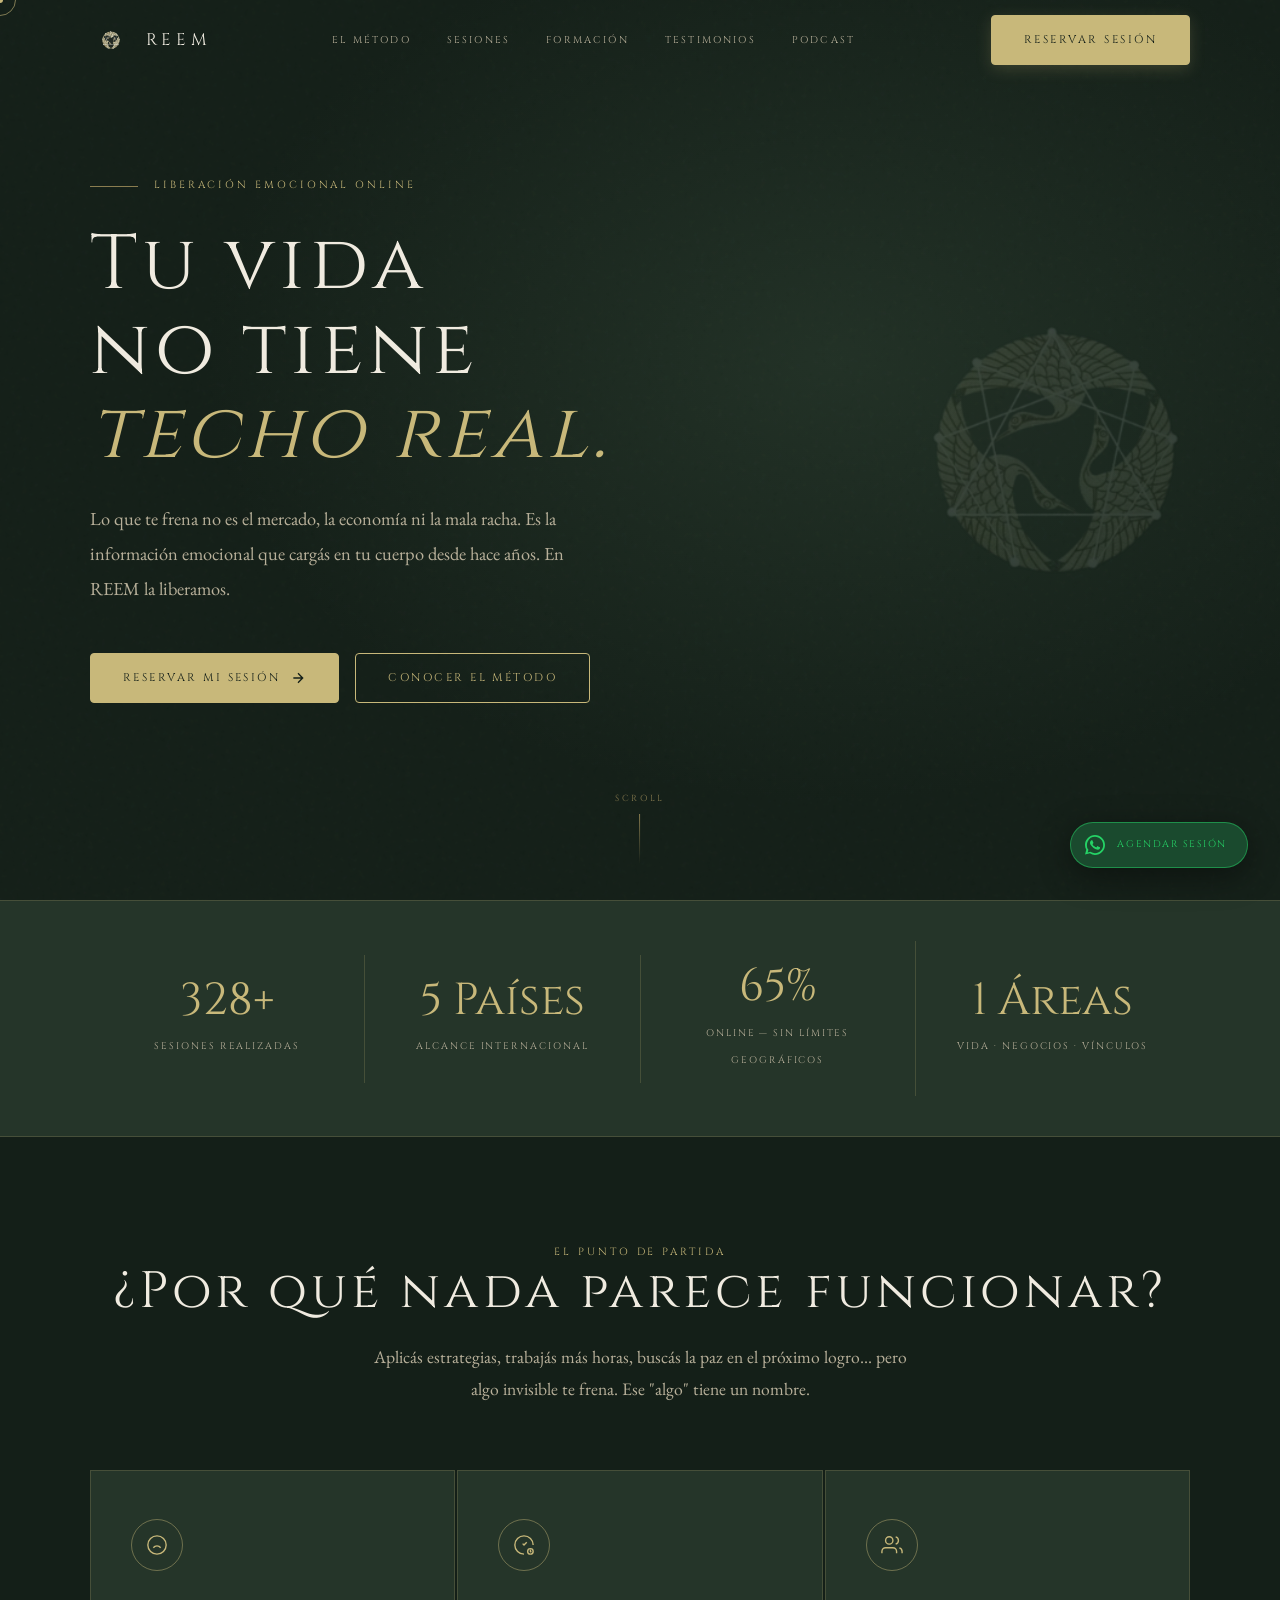
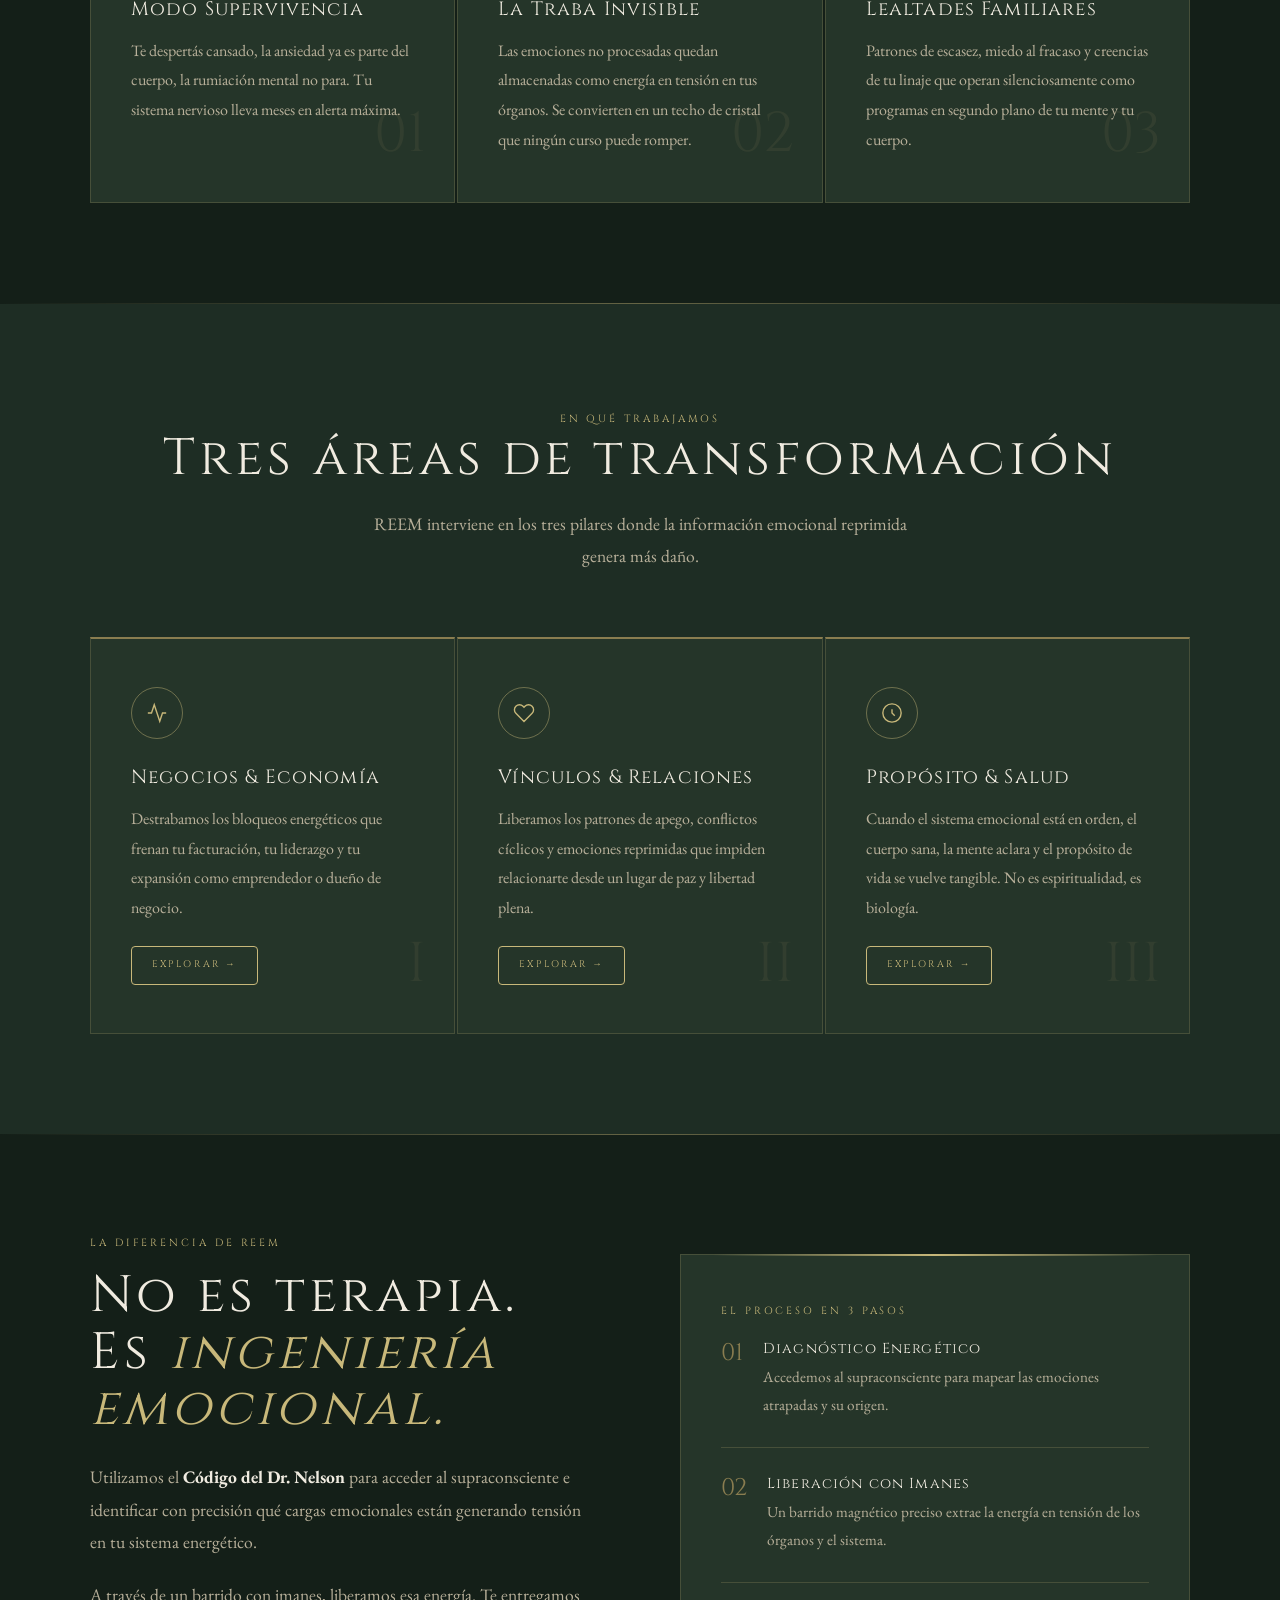
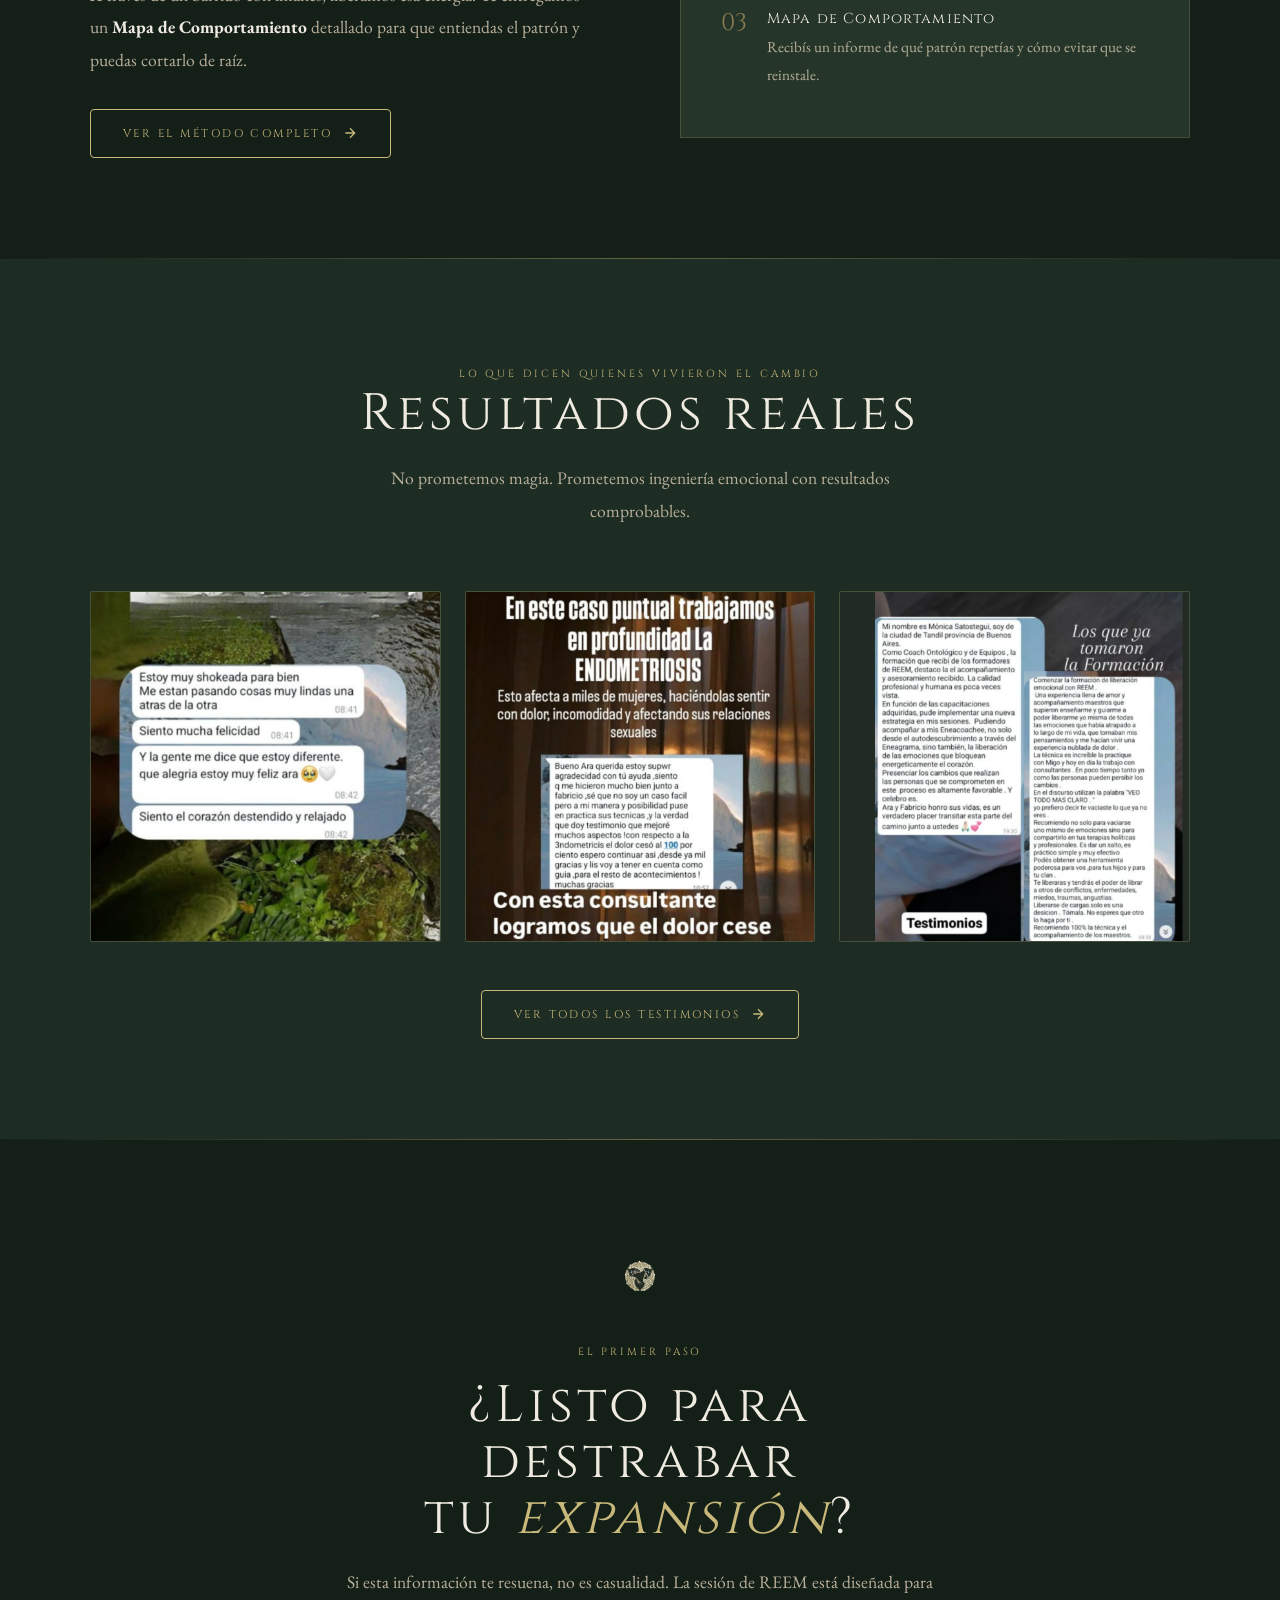
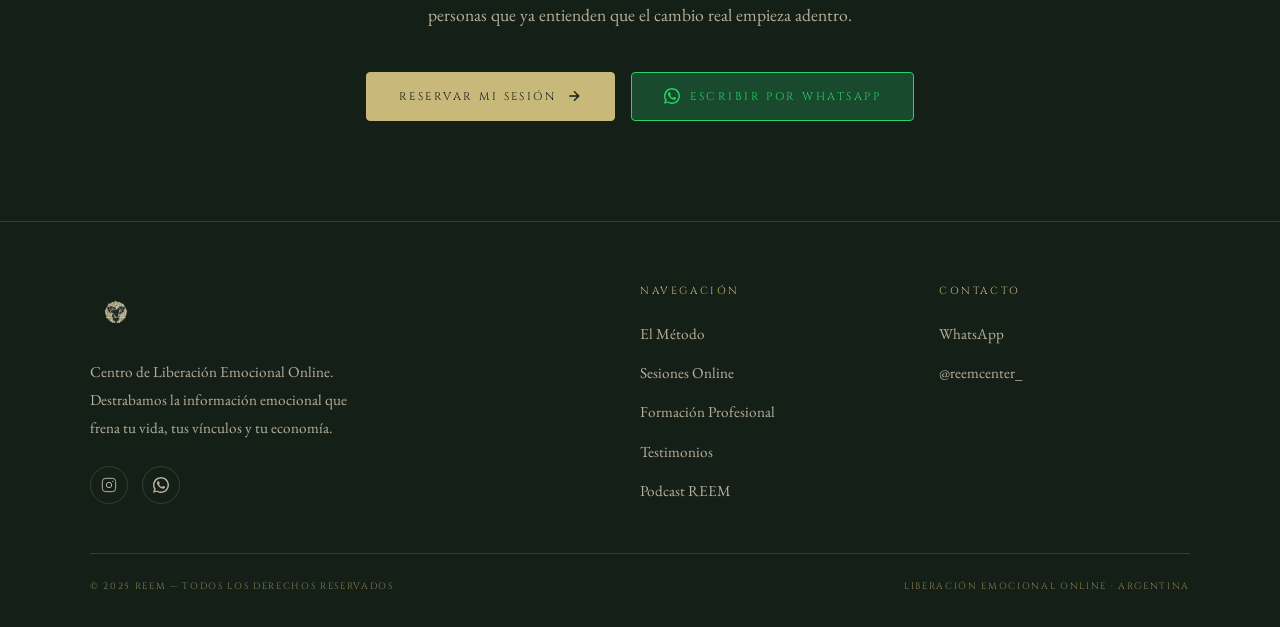
<file: index.html>
<!DOCTYPE html>
<html lang="es">
<head>
  <meta charset="UTF-8" />
  <meta name="viewport" content="width=device-width, initial-scale=1.0" />
  <title>REEM — Liberación Emocional & Orden Interno</title>
  <meta name="description" content="REEM es un centro de Liberación Emocional Online que combina biomagnetismo, biología emocional y el Código del Dr. Nelson para destrabar tu vida, negocios y vínculos." />
  <meta name="keywords" content="liberación emocional, biomagnetismo, código emocional, Dr. Bradley Nelson, terapia emocional online, liberación energética, sanación emocional, REEM, sesiones online, formación profesional" />
  <meta name="author" content="REEM" />
  <meta name="robots" content="index, follow" />
  <link rel="canonical" href="https://reem.com.ar/" />

  <!-- Open Graph / Facebook -->
  <meta property="og:type" content="website" />
  <meta property="og:url" content="https://reem.com.ar/" />
  <meta property="og:title" content="REEM — Liberación Emocional & Orden Interno" />
  <meta property="og:description" content="Centro de Liberación Emocional Online. Destrabamos la información emocional que frena tu vida, tus vínculos y tu economía." />
  <meta property="og:image" content="https://reem.com.ar/assets/img/logo.png" />
  <meta property="og:locale" content="es_AR" />
  <meta property="og:site_name" content="REEM" />

  <!-- Twitter -->
  <meta name="twitter:card" content="summary_large_image" />
  <meta name="twitter:url" content="https://reem.com.ar/" />
  <meta name="twitter:title" content="REEM — Liberación Emocional & Orden Interno" />
  <meta name="twitter:description" content="Centro de Liberación Emocional Online. Destrabamos la información emocional que frena tu vida, tus vínculos y tu economía." />
  <meta name="twitter:image" content="https://reem.com.ar/assets/img/logo.png" />

  <!-- Theme & PWA -->
  <meta name="theme-color" content="#141f18" />
  <meta name="apple-mobile-web-app-capable" content="yes" />
  <meta name="apple-mobile-web-app-status-bar-style" content="black-translucent" />
  <meta name="apple-mobile-web-app-title" content="REEM" />

  <!-- Preconnect for performance -->
  <link rel="preconnect" href="https://fonts.googleapis.com" />
  <link rel="preconnect" href="https://fonts.gstatic.com" crossorigin />
  <link rel="dns-prefetch" href="https://wa.me" />

  <!-- Favicon -->
  <link rel="icon" type="image/png" sizes="32x32" href="assets/img/logo.png" />
  <link rel="icon" type="image/png" sizes="16x16" href="assets/img/logo.png" />
  <link rel="apple-touch-icon" sizes="180x180" href="assets/img/logo.png" />
  <link rel="manifest" href="manifest.json" />

  <!-- Styles -->
  <link rel="stylesheet" href="assets/css/style.css" />

  <!-- Schema.org Structured Data -->
  <script type="application/ld+json">
  {
    "@context": "https://schema.org",
    "@type": "HealthAndBeautyBusiness",
    "name": "REEM",
    "description": "Centro de Liberación Emocional Online. Destrabamos la información emocional que frena tu vida, tus vínculos y tu economía.",
    "url": "https://reem.com.ar",
    "telephone": "+5493513995002",
    "address": {
      "@type": "PostalAddress",
      "addressCountry": "AR"
    },
    "areaServed": {
      "@type": "Country",
      "name": "Argentina"
    },
    "sameAs": [
      "https://www.instagram.com/reemcenter_/"
    ],
    "priceRange": "$$",
    "openingHours": "Mo-Fr 09:00-19:00"
  }
  </script>
</head>
<body>

  <!-- Cursor -->
  <div class="cursor-dot"></div>
  <div class="cursor-ring"></div>

  <!-- WhatsApp Float -->
  <a class="wa-float" href="https://wa.me/+5493513995002" target="_blank" rel="noopener">
    <svg xmlns="http://www.w3.org/2000/svg" width="20" height="20" fill="currentColor" viewBox="0 0 24 24">
      <path d="M17.472 14.382c-.297-.149-1.758-.867-2.03-.967-.273-.099-.471-.148-.67.15-.197.297-.767.966-.94 1.164-.173.199-.347.223-.644.075-.297-.15-1.255-.463-2.39-1.475-.883-.788-1.48-1.761-1.653-2.059-.173-.297-.018-.458.13-.606.134-.133.298-.347.446-.52.149-.174.198-.298.298-.497.099-.198.05-.371-.025-.52-.075-.149-.669-1.612-.916-2.207-.242-.579-.487-.5-.669-.51-.173-.008-.371-.01-.57-.01-.198 0-.52.074-.792.372-.272.297-1.04 1.016-1.04 2.479 0 1.462 1.065 2.875 1.213 3.074.149.198 2.096 3.2 5.077 4.487.709.306 1.262.489 1.694.625.712.227 1.36.195 1.871.118.571-.085 1.758-.719 2.006-1.413.248-.694.248-1.289.173-1.413-.074-.124-.272-.198-.57-.347z"/>
      <path d="M12 0C5.373 0 0 5.373 0 12c0 2.127.558 4.122 1.531 5.849L.061 23.5l5.793-1.519A11.944 11.944 0 0 0 12 24c6.627 0 12-5.373 12-12S18.627 0 12 0zm0 21.818a9.818 9.818 0 0 1-5.006-1.374l-.359-.213-3.44.902.918-3.354-.234-.374A9.818 9.818 0 0 1 12 2.182c5.425 0 9.818 4.393 9.818 9.818S17.425 21.818 12 21.818z"/>
    </svg>
    <span>Agendar Sesión</span>
  </a>

  <!-- NAV -->
  <header class="nav">
    <div class="container nav__inner">
      <a class="nav__logo" href="index.html">
        <img src="assets/img/logo.png" alt="Logo REEM" />
        <span class="nav__logo-text">REEM</span>
      </a>
      <nav class="nav__links">
        <a href="metodo.html">El Método</a>
        <a href="sesiones.html">Sesiones</a>
        <a href="formacion.html">Formación</a>
        <a href="testimonios.html">Testimonios</a>
        <a href="podcast.html">Podcast</a>
      </nav>
      <a class="btn btn-solid nav__cta" href="sesiones.html">Reservar Sesión</a>
      <button class="nav__burger" aria-label="Menú">
        <span></span><span></span><span></span>
      </button>
    </div>
  </header>
  <nav class="nav__mobile">
    <a href="metodo.html">El Método</a>
    <a href="sesiones.html">Sesiones</a>
    <a href="formacion.html">Formación</a>
    <a href="testimonios.html">Testimonios</a>
    <a href="podcast.html">Podcast</a>
    <a class="btn btn-solid" href="sesiones.html" style="text-align:center">Reservar Sesión</a>
  </nav>

  <!-- HERO -->
  <section class="hero">
    <div class="hero__bg"></div>
    <img class="hero__geometry" src="assets/img/logo.png" alt="" role="presentation" loading="eager" decoding="async" />
    <div class="container">
      <div class="hero__content">
        <div class="hero__eyebrow">
          <div class="hero__eyebrow-line"></div>
          <span class="label">Liberación Emocional Online</span>
        </div>
        <h1>Tu vida<br>no tiene<br><em>techo real.</em></h1>
        <p class="hero__sub">Lo que te frena no es el mercado, la economía ni la mala racha. Es la información emocional que cargás en tu cuerpo desde hace años. En REEM la liberamos.</p>
        <div class="hero__actions">
          <a class="btn btn-solid" href="sesiones.html">
            Reservar mi Sesión
            <svg xmlns="http://www.w3.org/2000/svg" width="16" height="16" fill="none" stroke="currentColor" stroke-width="2" viewBox="0 0 24 24"><path d="M5 12h14M12 5l7 7-7 7"/></svg>
          </a>
          <a class="btn" href="metodo.html">Conocer el Método</a>
        </div>
      </div>
    </div>
    <div class="hero__scroll">
      <span>Scroll</span>
      <div class="hero__scroll-line"></div>
    </div>
  </section>

  <!-- STATS STRIP -->
  <div class="highlight-strip">
    <div class="container">
      <div class="stats-row">
        <div class="stat fade-in">
          <span class="stat__num" data-target="500" data-suffix="+">0+</span>
          <span class="stat__label">Sesiones Realizadas</span>
        </div>
        <div class="stat fade-in fade-in-delay-1">
          <span class="stat__num" data-target="8" data-suffix=" Países">0</span>
          <span class="stat__label">Alcance Internacional</span>
        </div>
        <div class="stat fade-in fade-in-delay-2">
          <span class="stat__num" data-target="100" data-suffix="%">0%</span>
          <span class="stat__label">Online — Sin Límites Geográficos</span>
        </div>
        <div class="stat fade-in fade-in-delay-3">
          <span class="stat__num" data-target="3" data-suffix=" Áreas">0</span>
          <span class="stat__label">Vida · Negocios · Vínculos</span>
        </div>
      </div>
    </div>
  </div>

  <!-- EL PROBLEMA -->
  <section style="background: var(--bg-deep);">
    <div class="container">
      <div class="section-header fade-in">
        <span class="label">El punto de partida</span>
        <h2>¿Por qué nada parece funcionar?</h2>
        <p>Aplicás estrategias, trabajás más horas, buscás la paz en el próximo logro... pero algo invisible te frena. Ese "algo" tiene un nombre.</p>
      </div>
      <div class="cards-grid">
        <div class="card fade-in">
          <div class="card__icon">
            <svg xmlns="http://www.w3.org/2000/svg" width="22" height="22" fill="none" stroke="currentColor" stroke-width="1.5" viewBox="0 0 24 24"><path d="M12 2a10 10 0 1 0 0 20 10 10 0 0 0 0-20z"/><path d="M8 15s1.5-2 4-2 4 2 4 2"/><path d="M9 9h.01M15 9h.01"/></svg>
          </div>
          <h3>Modo Supervivencia</h3>
          <p>Te despertás cansado, la ansiedad ya es parte del cuerpo, la rumiación mental no para. Tu sistema nervioso lleva meses en alerta máxima.</p>
          <span class="card__num">01</span>
        </div>
        <div class="card fade-in fade-in-delay-1">
          <div class="card__icon">
            <svg xmlns="http://www.w3.org/2000/svg" width="22" height="22" fill="none" stroke="currentColor" stroke-width="1.5" viewBox="0 0 24 24"><path d="M12 22C6.5 22 2 17.5 2 12S6.5 2 12 2s10 4.5 10 10"/><path d="M15 9l-3 3-1.5-1.5"/><circle cx="19" cy="19" r="3"/><path d="M19 17v2l1 1"/></svg>
          </div>
          <h3>La Traba Invisible</h3>
          <p>Las emociones no procesadas quedan almacenadas como energía en tensión en tus órganos. Se convierten en un techo de cristal que ningún curso puede romper.</p>
          <span class="card__num">02</span>
        </div>
        <div class="card fade-in fade-in-delay-2">
          <div class="card__icon">
            <svg xmlns="http://www.w3.org/2000/svg" width="22" height="22" fill="none" stroke="currentColor" stroke-width="1.5" viewBox="0 0 24 24"><path d="M17 21v-2a4 4 0 0 0-4-4H5a4 4 0 0 0-4 4v2"/><circle cx="9" cy="7" r="4"/><path d="M23 21v-2a4 4 0 0 0-3-3.87"/><path d="M16 3.13a4 4 0 0 1 0 7.75"/></svg>
          </div>
          <h3>Lealtades Familiares</h3>
          <p>Patrones de escasez, miedo al fracaso y creencias de tu linaje que operan silenciosamente como programas en segundo plano de tu mente y tu cuerpo.</p>
          <span class="card__num">03</span>
        </div>
      </div>
    </div>
  </section>

  <div class="divider"></div>

  <!-- LOS PILARES -->
  <section style="background: var(--bg);">
    <div class="container">
      <div class="section-header fade-in">
        <span class="label">En qué trabajamos</span>
        <h2>Tres áreas de transformación</h2>
        <p>REEM interviene en los tres pilares donde la información emocional reprimida genera más daño.</p>
      </div>
      <div class="cards-grid">
        <div class="card fade-in" style="border-top: 2px solid var(--gold-dim);">
          <div class="card__icon">
            <svg xmlns="http://www.w3.org/2000/svg" width="22" height="22" fill="none" stroke="currentColor" stroke-width="1.5" viewBox="0 0 24 24"><path d="M22 12h-4l-3 9L9 3l-3 9H2"/></svg>
          </div>
          <h3>Negocios & Economía</h3>
          <p>Destrabamos los bloqueos energéticos que frenan tu facturación, tu liderazgo y tu expansión como emprendedor o dueño de negocio.</p>
          <a href="sesiones.html" class="btn" style="margin-top: 24px; font-size:.6rem; padding: 10px 20px;">Explorar →</a>
          <span class="card__num">I</span>
        </div>
        <div class="card fade-in fade-in-delay-1" style="border-top: 2px solid var(--gold-dim);">
          <div class="card__icon">
            <svg xmlns="http://www.w3.org/2000/svg" width="22" height="22" fill="none" stroke="currentColor" stroke-width="1.5" viewBox="0 0 24 24"><path d="M20.84 4.61a5.5 5.5 0 0 0-7.78 0L12 5.67l-1.06-1.06a5.5 5.5 0 0 0-7.78 7.78l1.06 1.06L12 21.23l7.78-7.78 1.06-1.06a5.5 5.5 0 0 0 0-7.78z"/></svg>
          </div>
          <h3>Vínculos & Relaciones</h3>
          <p>Liberamos los patrones de apego, conflictos cíclicos y emociones reprimidas que impiden relacionarte desde un lugar de paz y libertad plena.</p>
          <a href="sesiones.html" class="btn" style="margin-top: 24px; font-size:.6rem; padding: 10px 20px;">Explorar →</a>
          <span class="card__num">II</span>
        </div>
        <div class="card fade-in fade-in-delay-2" style="border-top: 2px solid var(--gold-dim);">
          <div class="card__icon">
            <svg xmlns="http://www.w3.org/2000/svg" width="22" height="22" fill="none" stroke="currentColor" stroke-width="1.5" viewBox="0 0 24 24"><circle cx="12" cy="12" r="10"/><path d="M12 8v4l3 3"/></svg>
          </div>
          <h3>Propósito & Salud</h3>
          <p>Cuando el sistema emocional está en orden, el cuerpo sana, la mente aclara y el propósito de vida se vuelve tangible. No es espiritualidad, es biología.</p>
          <a href="sesiones.html" class="btn" style="margin-top: 24px; font-size:.6rem; padding: 10px 20px;">Explorar →</a>
          <span class="card__num">III</span>
        </div>
      </div>
    </div>
  </section>

  <div class="divider"></div>

  <!-- MÉTODO PREVIEW -->
  <section style="background: var(--bg-deep);">
    <div class="container">
      <div class="metodo-grid">
        <div class="fade-in">
          <span class="label" style="display:block; margin-bottom:16px;">La diferencia de REEM</span>
          <h2 style="margin-bottom: 24px;">No es terapia.<br>Es <em style="color:var(--gold); font-style:italic;">ingeniería emocional.</em></h2>
          <p style="color: var(--cream-dim); margin-bottom: 20px;">Utilizamos el <strong style="color:var(--cream);">Código del Dr. Nelson</strong> para acceder al supraconsciente e identificar con precisión qué cargas emocionales están generando tensión en tu sistema energético.</p>
          <p style="color: var(--cream-dim); margin-bottom: 32px;">A través de un barrido con imanes, liberamos esa energía. Te entregamos un <strong style="color:var(--cream);">Mapa de Comportamiento</strong> detallado para que entiendas el patrón y puedas cortarlo de raíz.</p>
          <a class="btn" href="metodo.html">
            Ver el Método Completo
            <svg xmlns="http://www.w3.org/2000/svg" width="16" height="16" fill="none" stroke="currentColor" stroke-width="2" viewBox="0 0 24 24"><path d="M5 12h14M12 5l7 7-7 7"/></svg>
          </a>
        </div>
        <div class="fade-in fade-in-delay-2" style="position:relative;">
          <div style="border: 1px solid var(--border); padding: 48px 40px; background: var(--bg-card); position: relative;">
            <div style="position:absolute; top:-1px; left: 32px; right: 32px; height:2px; background: linear-gradient(to right, transparent, var(--gold), transparent);"></div>
            <div class="label" style="margin-bottom: 20px;">El proceso en 3 pasos</div>
            <div style="display:flex; flex-direction:column; gap: 28px;">
              <div style="display:flex; gap: 20px; align-items: flex-start;">
                <span style="font-family:var(--font-display); font-size:1.5rem; color:var(--gold-dim); line-height:1; flex-shrink:0;">01</span>
                <div>
                  <h4 style="font-size:0.9rem; letter-spacing:0.08em; margin-bottom:6px;">Diagnóstico Energético</h4>
                  <p style="color:var(--cream-dim); font-size:0.95rem;">Accedemos al supraconsciente para mapear las emociones atrapadas y su origen.</p>
                </div>
              </div>
              <div style="height:1px; background:var(--border);"></div>
              <div style="display:flex; gap: 20px; align-items: flex-start;">
                <span style="font-family:var(--font-display); font-size:1.5rem; color:var(--gold-dim); line-height:1; flex-shrink:0;">02</span>
                <div>
                  <h4 style="font-size:0.9rem; letter-spacing:0.08em; margin-bottom:6px;">Liberación con Imanes</h4>
                  <p style="color:var(--cream-dim); font-size:0.95rem;">Un barrido magnético preciso extrae la energía en tensión de los órganos y el sistema.</p>
                </div>
              </div>
              <div style="height:1px; background:var(--border);"></div>
              <div style="display:flex; gap: 20px; align-items: flex-start;">
                <span style="font-family:var(--font-display); font-size:1.5rem; color:var(--gold-dim); line-height:1; flex-shrink:0;">03</span>
                <div>
                  <h4 style="font-size:0.9rem; letter-spacing:0.08em; margin-bottom:6px;">Mapa de Comportamiento</h4>
                  <p style="color:var(--cream-dim); font-size:0.95rem;">Recibís un informe de qué patrón repetías y cómo evitar que se reinstale.</p>
                </div>
              </div>
            </div>
          </div>
        </div>
      </div>
    </div>
  </section>

  <div class="divider"></div>

  <!-- TESTIMONIOS PREVIEW -->
  <section style="background: var(--bg);">
    <div class="container">
      <div class="section-header fade-in">
        <span class="label">Lo que dicen quienes vivieron el cambio</span>
        <h2>Resultados reales</h2>
        <p>No prometemos magia. Prometemos ingeniería emocional con resultados comprobables.</p>
      </div>
      <div class="testimonials-grid">
        <div class="testi-card fade-in">
          <img src="assets/img/testi-1.png" alt="Testimonio 1 REEM" loading="lazy" decoding="async" />
        </div>
        <div class="testi-card fade-in fade-in-delay-1">
          <img src="assets/img/testi-2.png" alt="Testimonio endometriosis REEM" loading="lazy" decoding="async" />
        </div>
        <div class="testi-card fade-in fade-in-delay-2">
          <img src="assets/img/testi-6.png" alt="Testimonio formación REEM" loading="lazy" decoding="async" />
        </div>
      </div>
      <div style="text-align:center; margin-top: 48px;">
        <a class="btn" href="testimonios.html">
          Ver todos los testimonios
          <svg xmlns="http://www.w3.org/2000/svg" width="16" height="16" fill="none" stroke="currentColor" stroke-width="2" viewBox="0 0 24 24"><path d="M5 12h14M12 5l7 7-7 7"/></svg>
        </a>
      </div>
    </div>
  </section>

  <div class="divider"></div>

  <!-- CTA FINAL -->
  <section style="background: var(--bg-deep); text-align: center;">
    <div class="container">
      <div style="max-width:600px; margin: 0 auto;" class="fade-in">
        <img src="assets/img/logo.png" alt="Logo REEM" width="72" height="72" style="width:72px; margin: 0 auto 32px;" loading="lazy" decoding="async" />
        <span class="label" style="display:block; margin-bottom:16px;">El primer paso</span>
        <h2 style="margin-bottom:20px;">¿Listo para destrabar<br>tu <em style="color:var(--gold); font-style:italic;">expansión</em>?</h2>
        <p style="color:var(--cream-dim); margin-bottom: 40px;">Si esta información te resuena, no es casualidad. La sesión de REEM está diseñada para personas que ya entienden que el cambio real empieza adentro.</p>
        <div style="display:flex; gap:16px; justify-content:center; flex-wrap:wrap;">
          <a class="btn btn-solid" href="sesiones.html">
            Reservar mi Sesión
            <svg xmlns="http://www.w3.org/2000/svg" width="16" height="16" fill="none" stroke="currentColor" stroke-width="2" viewBox="0 0 24 24"><path d="M5 12h14M12 5l7 7-7 7"/></svg>
          </a>
          <a class="btn btn-wa" href="https://wa.me/+5493513995002" target="_blank">
            <svg xmlns="http://www.w3.org/2000/svg" width="16" height="16" fill="currentColor" viewBox="0 0 24 24"><path d="M17.472 14.382c-.297-.149-1.758-.867-2.03-.967-.273-.099-.471-.148-.67.15-.197.297-.767.966-.94 1.164-.173.199-.347.223-.644.075-.297-.15-1.255-.463-2.39-1.475-.883-.788-1.48-1.761-1.653-2.059-.173-.297-.018-.458.13-.606.134-.133.298-.347.446-.52.149-.174.198-.298.298-.497.099-.198.05-.371-.025-.52-.075-.149-.669-1.612-.916-2.207-.242-.579-.487-.5-.669-.51-.173-.008-.371-.01-.57-.01-.198 0-.52.074-.792.372-.272.297-1.04 1.016-1.04 2.479 0 1.462 1.065 2.875 1.213 3.074.149.198 2.096 3.2 5.077 4.487.709.306 1.262.489 1.694.625.712.227 1.36.195 1.871.118.571-.085 1.758-.719 2.006-1.413.248-.694.248-1.289.173-1.413-.074-.124-.272-.198-.57-.347z"/><path d="M12 0C5.373 0 0 5.373 0 12c0 2.127.558 4.122 1.531 5.849L.061 23.5l5.793-1.519A11.944 11.944 0 0 0 12 24c6.627 0 12-5.373 12-12S18.627 0 12 0zm0 21.818a9.818 9.818 0 0 1-5.006-1.374l-.359-.213-3.44.902.918-3.354-.234-.374A9.818 9.818 0 0 1 12 2.182c5.425 0 9.818 4.393 9.818 9.818S17.425 21.818 12 21.818z"/></svg>
            Escribir por WhatsApp
          </a>
        </div>
      </div>
    </div>
  </section>

  <!-- FOOTER -->
  <footer class="footer">
    <div class="container">
      <div class="footer__grid">
        <div class="footer__brand">
          <img src="assets/img/logo.png" alt="REEM Logo" width="52" height="52" loading="lazy" decoding="async" />
          <p>Centro de Liberación Emocional Online. Destrabamos la información emocional que frena tu vida, tus vínculos y tu economía.</p>
          <div class="footer__social">
            <a href="https://www.instagram.com/reemcenter_/" target="_blank" aria-label="Instagram REEM">
              <svg xmlns="http://www.w3.org/2000/svg" width="16" height="16" fill="none" stroke="currentColor" stroke-width="1.5" viewBox="0 0 24 24"><rect x="2" y="2" width="20" height="20" rx="5" ry="5"/><circle cx="12" cy="12" r="4"/><circle cx="17.5" cy="6.5" r="1" fill="currentColor" stroke="none"/></svg>
            </a>
            <a href="https://wa.me/+5493513995002" target="_blank" aria-label="WhatsApp REEM">
              <svg xmlns="http://www.w3.org/2000/svg" width="16" height="16" fill="currentColor" viewBox="0 0 24 24"><path d="M17.472 14.382c-.297-.149-1.758-.867-2.03-.967-.273-.099-.471-.148-.67.15-.197.297-.767.966-.94 1.164-.173.199-.347.223-.644.075-.297-.15-1.255-.463-2.39-1.475-.883-.788-1.48-1.761-1.653-2.059-.173-.297-.018-.458.13-.606.134-.133.298-.347.446-.52.149-.174.198-.298.298-.497.099-.198.05-.371-.025-.52-.075-.149-.669-1.612-.916-2.207-.242-.579-.487-.5-.669-.51-.173-.008-.371-.01-.57-.01-.198 0-.52.074-.792.372-.272.297-1.04 1.016-1.04 2.479 0 1.462 1.065 2.875 1.213 3.074.149.198 2.096 3.2 5.077 4.487.709.306 1.262.489 1.694.625.712.227 1.36.195 1.871.118.571-.085 1.758-.719 2.006-1.413.248-.694.248-1.289.173-1.413-.074-.124-.272-.198-.57-.347z"/><path d="M12 0C5.373 0 0 5.373 0 12c0 2.127.558 4.122 1.531 5.849L.061 23.5l5.793-1.519A11.944 11.944 0 0 0 12 24c6.627 0 12-5.373 12-12S18.627 0 12 0zm0 21.818a9.818 9.818 0 0 1-5.006-1.374l-.359-.213-3.44.902.918-3.354-.234-.374A9.818 9.818 0 0 1 12 2.182c5.425 0 9.818 4.393 9.818 9.818S17.425 21.818 12 21.818z"/></svg>
            </a>
          </div>
        </div>
        <div class="footer__col">
          <h4>Navegación</h4>
          <ul>
            <li><a href="metodo.html">El Método</a></li>
            <li><a href="sesiones.html">Sesiones Online</a></li>
            <li><a href="formacion.html">Formación Profesional</a></li>
            <li><a href="testimonios.html">Testimonios</a></li>
            <li><a href="podcast.html">Podcast REEM</a></li>
          </ul>
        </div>
        <div class="footer__col">
          <h4>Contacto</h4>
          <ul>
            <li><a href="https://wa.me/+5493513995002" target="_blank">WhatsApp</a></li>
            <li><a href="https://www.instagram.com/reemcenter_/" target="_blank">@reemcenter_</a></li>
          </ul>
        </div>
      </div>
      <div class="footer__bottom">
        <p>© 2025 REEM — Todos los derechos reservados</p>
        <p>Liberación Emocional Online · Argentina</p>
      </div>
    </div>
  </footer>

  <script src="assets/js/main.js"></script>
</body>
</html>
</file>
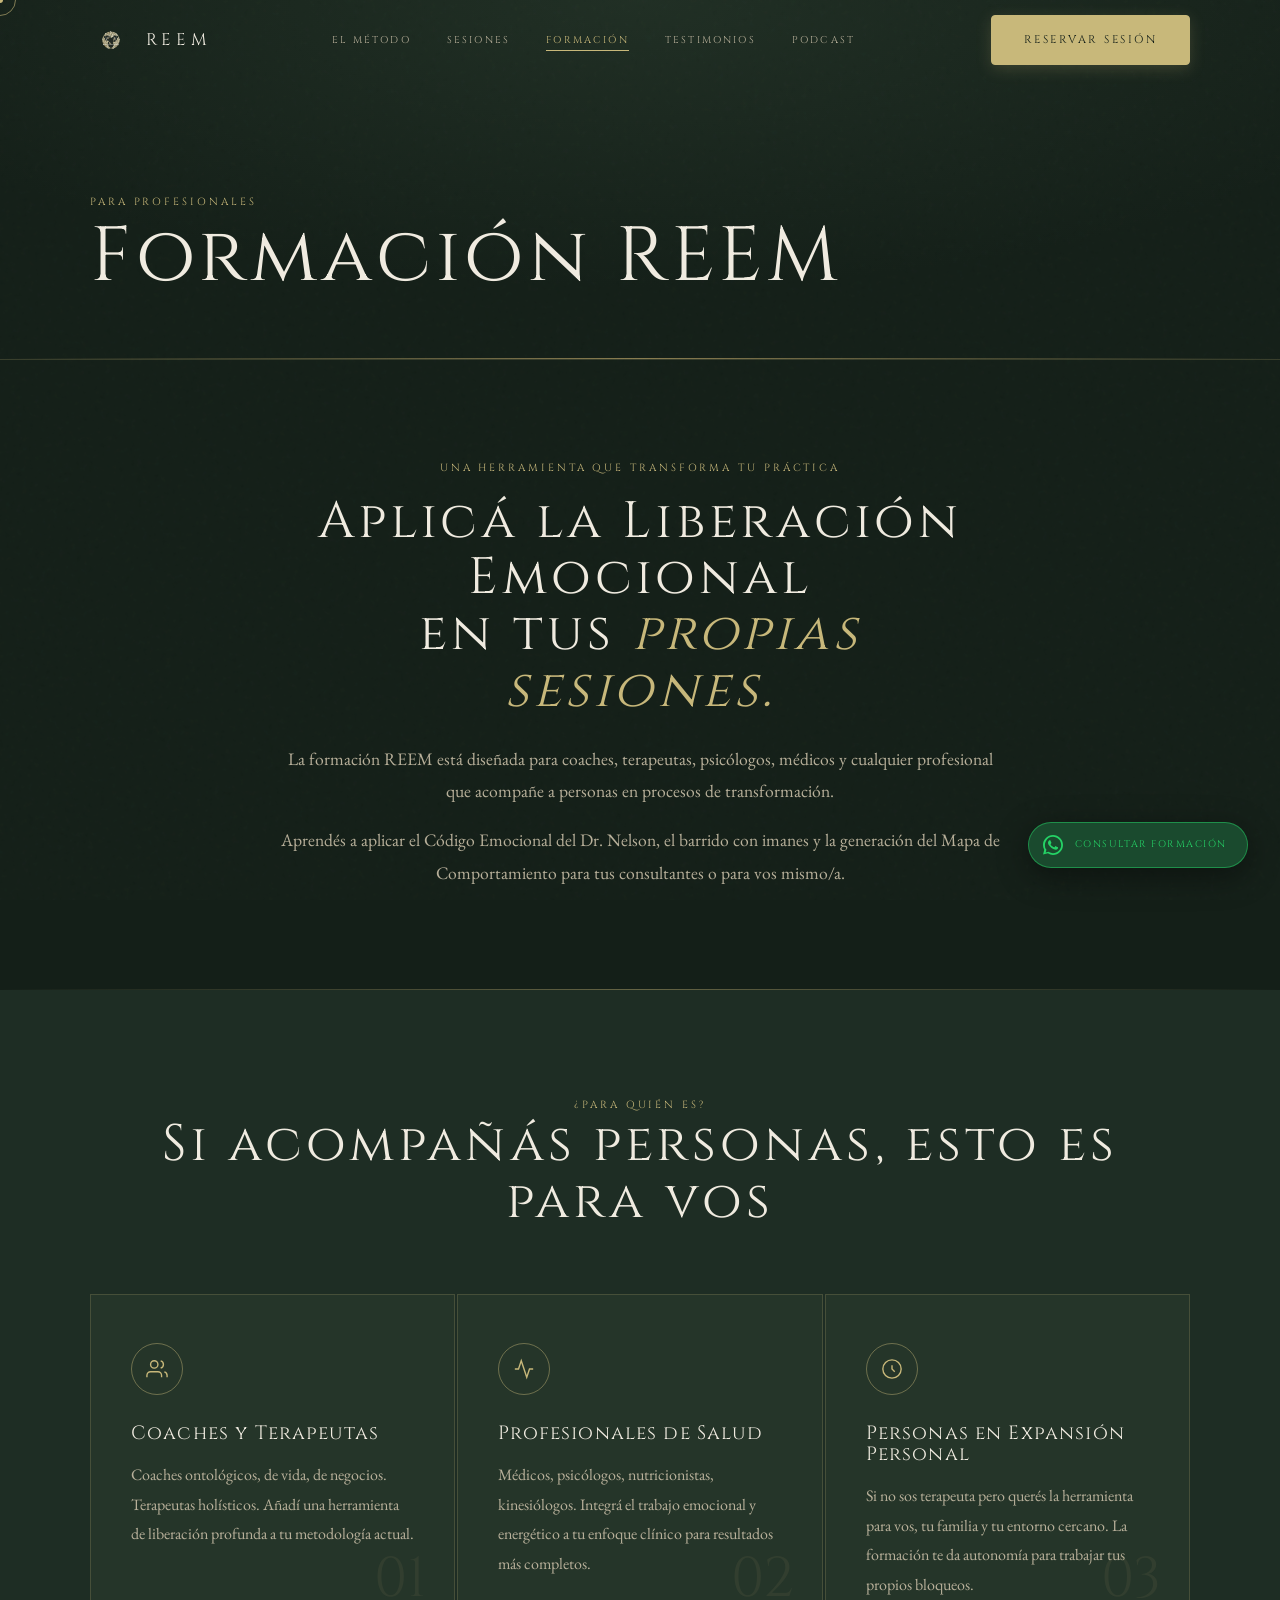
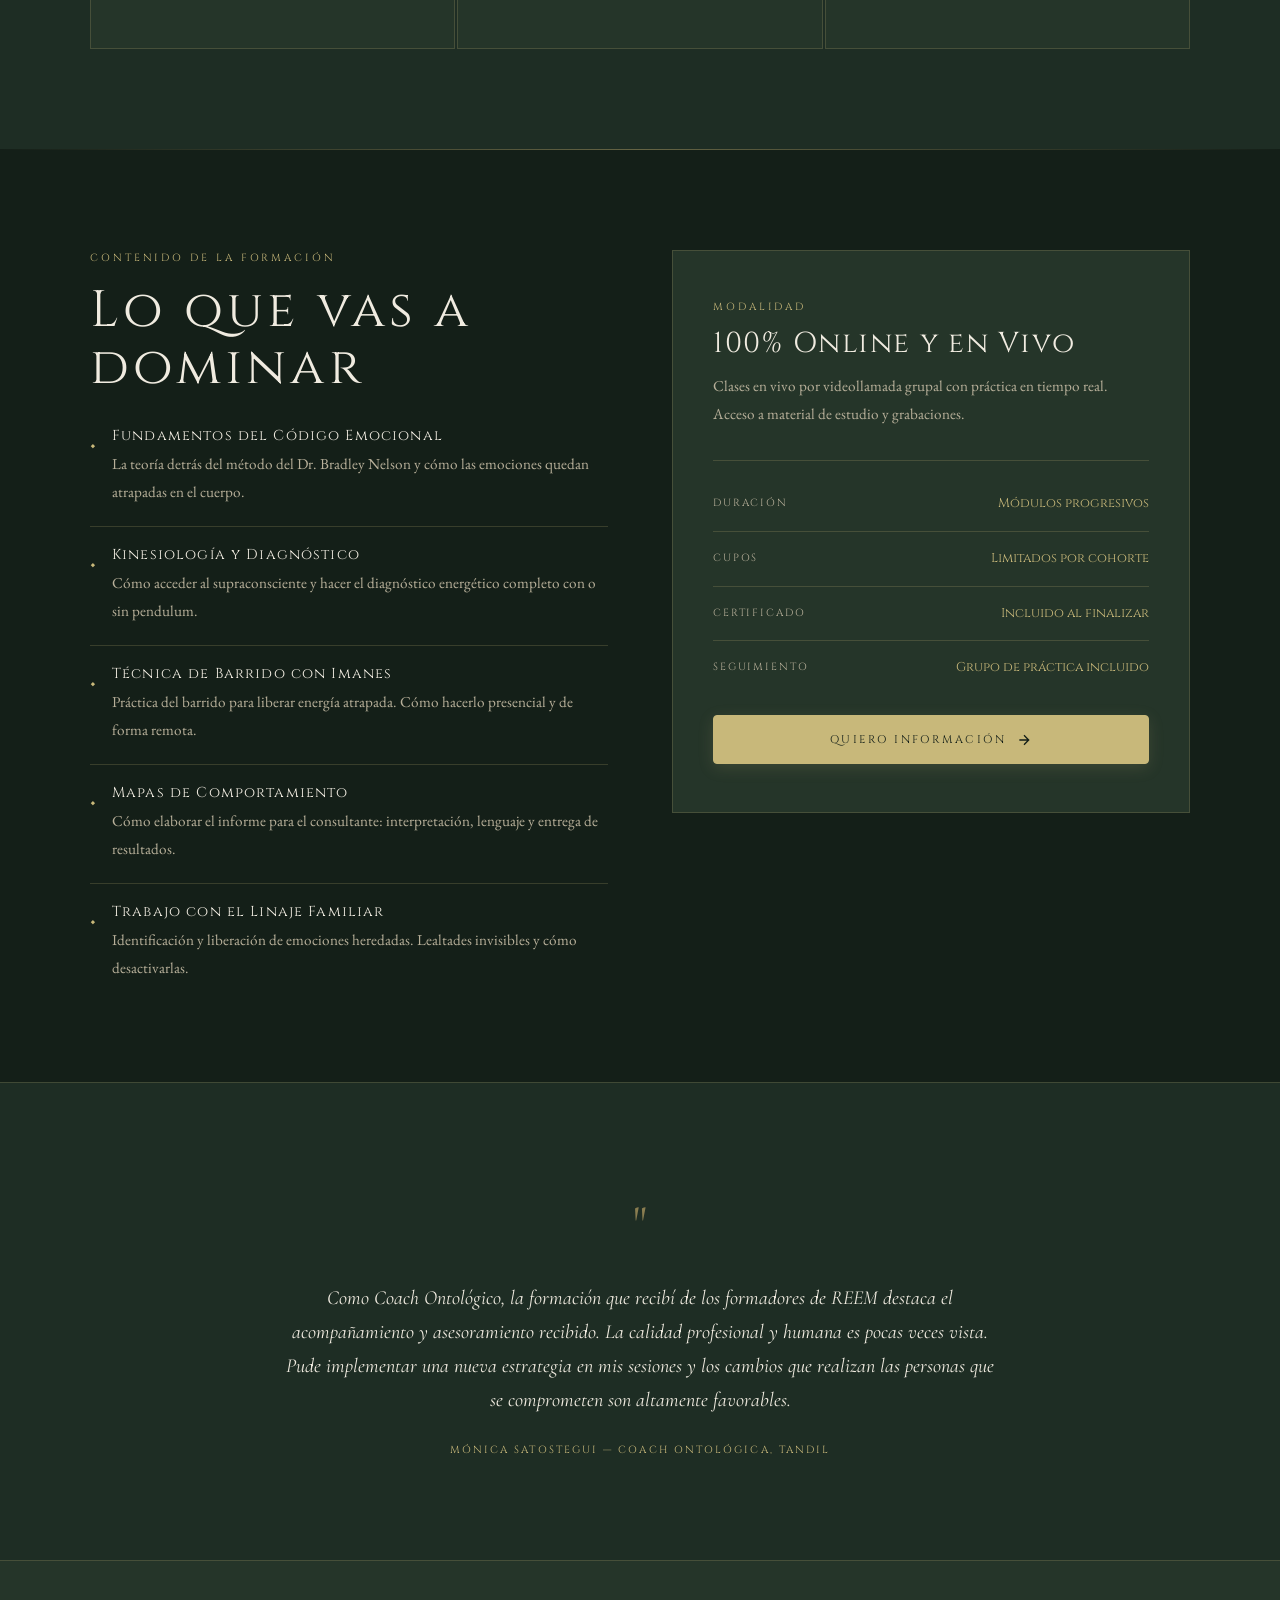
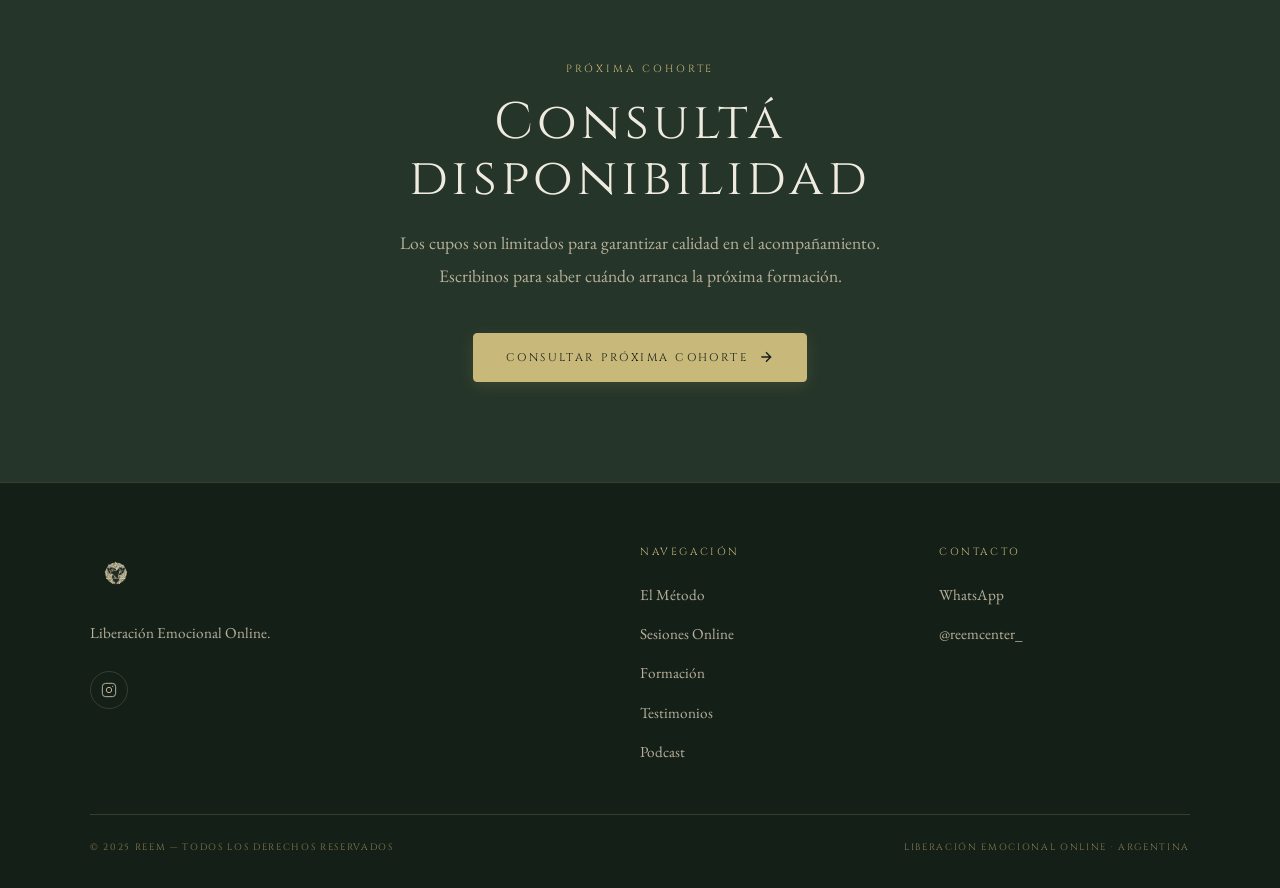
<file: formacion.html>
<!DOCTYPE html>
<html lang="es">
<head>
  <meta charset="UTF-8" />
  <meta name="viewport" content="width=device-width, initial-scale=1.0" />
  <title>Formación Profesional — REEM Liberación Emocional</title>
  <meta name="description" content="Formación profesional en Liberación Emocional con la metodología REEM. Certificate para aplicar el Código del Dr. Nelson en tus sesiones." />
  <meta name="keywords" content="formación liberación emocional, curso código emocional, certificación REEM, formación profesional biomagnetismo, aprender liberación energética" />
  <meta name="author" content="REEM" />
  <meta name="robots" content="index, follow" />
  <link rel="canonical" href="https://reem.com.ar/formacion.html" />

  <!-- Open Graph / Facebook -->
  <meta property="og:type" content="website" />
  <meta property="og:url" content="https://reem.com.ar/formacion.html" />
  <meta property="og:title" content="Formación Profesional — REEM Liberación Emocional" />
  <meta property="og:description" content="Formación profesional en Liberación Emocional. Aprende a aplicar el Código del Dr. Nelson en tus sesiones." />
  <meta property="og:image" content="https://reem.com.ar/assets/img/logo.png" />
  <meta property="og:locale" content="es_AR" />
  <meta property="og:site_name" content="REEM" />

  <!-- Twitter -->
  <meta name="twitter:card" content="summary_large_image" />
  <meta name="twitter:url" content="https://reem.com.ar/formacion.html" />
  <meta name="twitter:title" content="Formación Profesional — REEM Liberación Emocional" />
  <meta name="twitter:description" content="Formación profesional en Liberación Emocional. Aprende a aplicar el Código del Dr. Nelson en tus sesiones." />
  <meta name="twitter:image" content="https://reem.com.ar/assets/img/logo.png" />

  <!-- Theme & PWA -->
  <meta name="theme-color" content="#141f18" />
  <meta name="apple-mobile-web-app-capable" content="yes" />
  <meta name="apple-mobile-web-app-status-bar-style" content="black-translucent" />
  <meta name="apple-mobile-web-app-title" content="REEM" />

  <!-- Preconnect for performance -->
  <link rel="preconnect" href="https://fonts.googleapis.com" />
  <link rel="preconnect" href="https://fonts.gstatic.com" crossorigin />
  <link rel="dns-prefetch" href="https://wa.me" />

  <!-- Favicon -->
  <link rel="icon" type="image/png" sizes="32x32" href="assets/img/logo.png" />
  <link rel="icon" type="image/png" sizes="16x16" href="assets/img/logo.png" />
  <link rel="apple-touch-icon" sizes="180x180" href="assets/img/logo.png" />
  <link rel="manifest" href="manifest.json" />

  <!-- Styles -->
  <link rel="stylesheet" href="assets/css/style.css" />

  <!-- Schema.org Structured Data -->
  <script type="application/ld+json">
  {
    "@context": "https://schema.org",
    "@type": "Course",
    "name": "Formación Profesional en Liberación Emocional",
    "description": "Formación profesional en Liberación Emocional con la metodología REEM. Aprende a aplicar el Código del Dr. Nelson.",
    "provider": {
      "@type": "Organization",
      "name": "REEM"
    },
    "educationalCredentialAwarded": "Certificado de Formación",
    "isAccessibleForFree": false
  }
  </script>
</head>
<body>
  <div class="cursor-dot"></div>
  <div class="cursor-ring"></div>
  <a class="wa-float" href="https://wa.me/+5493513995002" target="_blank" rel="noopener">
    <svg xmlns="http://www.w3.org/2000/svg" width="20" height="20" fill="currentColor" viewBox="0 0 24 24"><path d="M17.472 14.382c-.297-.149-1.758-.867-2.03-.967-.273-.099-.471-.148-.67.15-.197.297-.767.966-.94 1.164-.173.199-.347.223-.644.075-.297-.15-1.255-.463-2.39-1.475-.883-.788-1.48-1.761-1.653-2.059-.173-.297-.018-.458.13-.606.134-.133.298-.347.446-.52.149-.174.198-.298.298-.497.099-.198.05-.371-.025-.52-.075-.149-.669-1.612-.916-2.207-.242-.579-.487-.5-.669-.51-.173-.008-.371-.01-.57-.01-.198 0-.52.074-.792.372-.272.297-1.04 1.016-1.04 2.479 0 1.462 1.065 2.875 1.213 3.074.149.198 2.096 3.2 5.077 4.487.709.306 1.262.489 1.694.625.712.227 1.36.195 1.871.118.571-.085 1.758-.719 2.006-1.413.248-.694.248-1.289.173-1.413-.074-.124-.272-.198-.57-.347z"/><path d="M12 0C5.373 0 0 5.373 0 12c0 2.127.558 4.122 1.531 5.849L.061 23.5l5.793-1.519A11.944 11.944 0 0 0 12 24c6.627 0 12-5.373 12-12S18.627 0 12 0zm0 21.818a9.818 9.818 0 0 1-5.006-1.374l-.359-.213-3.44.902.918-3.354-.234-.374A9.818 9.818 0 0 1 12 2.182c5.425 0 9.818 4.393 9.818 9.818S17.425 21.818 12 21.818z"/></svg>
    <span>Consultar Formación</span>
  </a>

  <header class="nav">
    <div class="container nav__inner">
      <a class="nav__logo" href="index.html"><img src="assets/img/logo.png" alt="REEM" /><span class="nav__logo-text">REEM</span></a>
      <nav class="nav__links">
        <a href="metodo.html">El Método</a>
        <a href="sesiones.html">Sesiones</a>
        <a href="formacion.html" class="active">Formación</a>
        <a href="testimonios.html">Testimonios</a>
        <a href="podcast.html">Podcast</a>
      </nav>
      <a class="btn btn-solid nav__cta" href="sesiones.html">Reservar Sesión</a>
      <button class="nav__burger" aria-label="Menú"><span></span><span></span><span></span></button>
    </div>
  </header>
  <nav class="nav__mobile">
    <a href="metodo.html">El Método</a><a href="sesiones.html">Sesiones</a><a href="formacion.html">Formación</a><a href="testimonios.html">Testimonios</a><a href="podcast.html">Podcast</a>
    <a class="btn btn-solid" href="sesiones.html" style="text-align:center">Reservar Sesión</a>
  </nav>

  <section class="page-hero">
    <div class="page-hero__bg"></div>
    <div class="container page-hero__content">
      <span class="label">Para Profesionales</span>
      <h1>Formación REEM</h1>
    </div>
  </section>

  <!-- INTRO -->
  <section style="background:var(--bg-deep);">
    <div class="container">
      <div style="max-width:720px;margin:0 auto;text-align:center;" class="fade-in">
        <span class="label" style="display:block;margin-bottom:16px;">Una herramienta que transforma tu práctica</span>
        <h2 style="margin-bottom:24px;">Aplicá la Liberación Emocional<br>en tus <em style="color:var(--gold);font-style:italic;">propias sesiones.</em></h2>
        <p style="color:var(--cream-dim);margin-bottom:16px;">La formación REEM está diseñada para coaches, terapeutas, psicólogos, médicos y cualquier profesional que acompañe a personas en procesos de transformación.</p>
        <p style="color:var(--cream-dim);">Aprendés a aplicar el Código Emocional del Dr. Nelson, el barrido con imanes y la generación del Mapa de Comportamiento para tus consultantes o para vos mismo/a.</p>
      </div>
    </div>
  </section>

  <div class="divider"></div>

  <!-- PARA QUIÉN -->
  <section style="background:var(--bg);">
    <div class="container">
      <div class="section-header fade-in">
        <span class="label">¿Para quién es?</span>
        <h2>Si acompañás personas, esto es para vos</h2>
      </div>
      <div class="cards-grid">
        <div class="card fade-in">
          <div class="card__icon"><svg xmlns="http://www.w3.org/2000/svg" width="22" height="22" fill="none" stroke="currentColor" stroke-width="1.5" viewBox="0 0 24 24"><path d="M17 21v-2a4 4 0 0 0-4-4H5a4 4 0 0 0-4 4v2"/><circle cx="9" cy="7" r="4"/><path d="M23 21v-2a4 4 0 0 0-3-3.87"/><path d="M16 3.13a4 4 0 0 1 0 7.75"/></svg></div>
          <h3>Coaches y Terapeutas</h3>
          <p style="color:var(--cream-dim);">Coaches ontológicos, de vida, de negocios. Terapeutas holísticos. Añadí una herramienta de liberación profunda a tu metodología actual.</p>
          <span class="card__num">01</span>
        </div>
        <div class="card fade-in fade-in-delay-1">
          <div class="card__icon"><svg xmlns="http://www.w3.org/2000/svg" width="22" height="22" fill="none" stroke="currentColor" stroke-width="1.5" viewBox="0 0 24 24"><path d="M22 12h-4l-3 9L9 3l-3 9H2"/></svg></div>
          <h3>Profesionales de Salud</h3>
          <p style="color:var(--cream-dim);">Médicos, psicólogos, nutricionistas, kinesiólogos. Integrá el trabajo emocional y energético a tu enfoque clínico para resultados más completos.</p>
          <span class="card__num">02</span>
        </div>
        <div class="card fade-in fade-in-delay-2">
          <div class="card__icon"><svg xmlns="http://www.w3.org/2000/svg" width="22" height="22" fill="none" stroke="currentColor" stroke-width="1.5" viewBox="0 0 24 24"><circle cx="12" cy="12" r="10"/><path d="M12 8v4l3 3"/></svg></div>
          <h3>Personas en Expansión Personal</h3>
          <p style="color:var(--cream-dim);">Si no sos terapeuta pero querés la herramienta para vos, tu familia y tu entorno cercano. La formación te da autonomía para trabajar tus propios bloqueos.</p>
          <span class="card__num">03</span>
        </div>
      </div>
    </div>
  </section>

  <div class="divider"></div>

  <!-- QUÉ APRENDÉS -->
  <section style="background:var(--bg-deep);">
    <div class="container">
      <div class="grid-2col">
        <div class="fade-in">
          <span class="label" style="display:block;margin-bottom:16px;">Contenido de la formación</span>
          <h2 style="margin-bottom:32px;">Lo que vas a dominar</h2>
          <div style="display:flex;flex-direction:column;gap:20px;">
            <div style="display:flex;gap:16px;align-items:flex-start;">
              <span style="color:var(--gold);font-size:1.2rem;flex-shrink:0;">◆</span>
              <div><h4 style="font-family:var(--font-display);font-size:0.9rem;letter-spacing:0.08em;margin-bottom:6px;">Fundamentos del Código Emocional</h4><p style="color:var(--cream-dim);font-size:0.95rem;">La teoría detrás del método del Dr. Bradley Nelson y cómo las emociones quedan atrapadas en el cuerpo.</p></div>
            </div>
            <div style="height:1px;background:var(--border);"></div>
            <div style="display:flex;gap:16px;align-items:flex-start;">
              <span style="color:var(--gold);font-size:1.2rem;flex-shrink:0;">◆</span>
              <div><h4 style="font-family:var(--font-display);font-size:0.9rem;letter-spacing:0.08em;margin-bottom:6px;">Kinesiología y Diagnóstico</h4><p style="color:var(--cream-dim);font-size:0.95rem;">Cómo acceder al supraconsciente y hacer el diagnóstico energético completo con o sin pendulum.</p></div>
            </div>
            <div style="height:1px;background:var(--border);"></div>
            <div style="display:flex;gap:16px;align-items:flex-start;">
              <span style="color:var(--gold);font-size:1.2rem;flex-shrink:0;">◆</span>
              <div><h4 style="font-family:var(--font-display);font-size:0.9rem;letter-spacing:0.08em;margin-bottom:6px;">Técnica de Barrido con Imanes</h4><p style="color:var(--cream-dim);font-size:0.95rem;">Práctica del barrido para liberar energía atrapada. Cómo hacerlo presencial y de forma remota.</p></div>
            </div>
            <div style="height:1px;background:var(--border);"></div>
            <div style="display:flex;gap:16px;align-items:flex-start;">
              <span style="color:var(--gold);font-size:1.2rem;flex-shrink:0;">◆</span>
              <div><h4 style="font-family:var(--font-display);font-size:0.9rem;letter-spacing:0.08em;margin-bottom:6px;">Mapas de Comportamiento</h4><p style="color:var(--cream-dim);font-size:0.95rem;">Cómo elaborar el informe para el consultante: interpretación, lenguaje y entrega de resultados.</p></div>
            </div>
            <div style="height:1px;background:var(--border);"></div>
            <div style="display:flex;gap:16px;align-items:flex-start;">
              <span style="color:var(--gold);font-size:1.2rem;flex-shrink:0;">◆</span>
              <div><h4 style="font-family:var(--font-display);font-size:0.9rem;letter-spacing:0.08em;margin-bottom:6px;">Trabajo con el Linaje Familiar</h4><p style="color:var(--cream-dim);font-size:0.95rem;">Identificación y liberación de emociones heredadas. Lealtades invisibles y cómo desactivarlas.</p></div>
            </div>
          </div>
        </div>
        <div class="fade-in fade-in-delay-2">
          <div style="background:var(--bg-card);border:1px solid var(--border);padding:48px 40px;">
            <div style="position:relative;padding-bottom:32px;margin-bottom:32px;border-bottom:1px solid var(--border);">
              <span class="label" style="display:block;margin-bottom:12px;">Modalidad</span>
              <h3 style="margin-bottom:12px;">100% Online y en Vivo</h3>
              <p style="color:var(--cream-dim);font-size:0.95rem;">Clases en vivo por videollamada grupal con práctica en tiempo real. Acceso a material de estudio y grabaciones.</p>
            </div>
            <div style="display:flex;flex-direction:column;gap:16px;">
              <div style="display:flex;justify-content:space-between;align-items:center;">
                <span style="font-family:var(--font-display);font-size:0.65rem;letter-spacing:0.18em;text-transform:uppercase;color:var(--cream-dim);">Duración</span>
                <span style="font-family:var(--font-display);font-size:0.8rem;color:var(--gold);">Módulos progresivos</span>
              </div>
              <div style="height:1px;background:var(--border);"></div>
              <div style="display:flex;justify-content:space-between;align-items:center;">
                <span style="font-family:var(--font-display);font-size:0.65rem;letter-spacing:0.18em;text-transform:uppercase;color:var(--cream-dim);">Cupos</span>
                <span style="font-family:var(--font-display);font-size:0.8rem;color:var(--gold);">Limitados por cohorte</span>
              </div>
              <div style="height:1px;background:var(--border);"></div>
              <div style="display:flex;justify-content:space-between;align-items:center;">
                <span style="font-family:var(--font-display);font-size:0.65rem;letter-spacing:0.18em;text-transform:uppercase;color:var(--cream-dim);">Certificado</span>
                <span style="font-family:var(--font-display);font-size:0.8rem;color:var(--gold);">Incluido al finalizar</span>
              </div>
              <div style="height:1px;background:var(--border);"></div>
              <div style="display:flex;justify-content:space-between;align-items:center;">
                <span style="font-family:var(--font-display);font-size:0.65rem;letter-spacing:0.18em;text-transform:uppercase;color:var(--cream-dim);">Seguimiento</span>
                <span style="font-family:var(--font-display);font-size:0.8rem;color:var(--gold);">Grupo de práctica incluido</span>
              </div>
            </div>
            <a class="btn btn-solid" href="https://wa.me/+5493513995002?text=Hola%2C+quiero+informaci%C3%B3n+sobre+la+Formaci%C3%B3n+REEM." target="_blank" style="width:100%;justify-content:center;margin-top:36px;">
              Quiero información
              <svg xmlns="http://www.w3.org/2000/svg" width="16" height="16" fill="none" stroke="currentColor" stroke-width="2" viewBox="0 0 24 24"><path d="M5 12h14M12 5l7 7-7 7"/></svg>
            </a>
          </div>
        </div>
      </div>
    </div>
  </section>

  <!-- TESTIMONIO FORMACIÓN DESTACADO -->
  <section style="background:var(--bg);border-top:1px solid var(--border);">
    <div class="container">
      <div style="max-width:720px;margin:0 auto;text-align:center;" class="fade-in">
        <div style="font-size:3rem;color:var(--gold-dim);margin-bottom:16px;">"</div>
        <blockquote style="font-family:var(--font-body);font-size:1.25rem;font-style:italic;color:var(--cream);line-height:1.7;margin-bottom:24px;">Como Coach Ontológico, la formación que recibí de los formadores de REEM destaca el acompañamiento y asesoramiento recibido. La calidad profesional y humana es pocas veces vista. Pude implementar una nueva estrategia en mis sesiones y los cambios que realizan las personas que se comprometen son altamente favorables.</blockquote>
        <p style="font-family:var(--font-display);font-size:0.65rem;letter-spacing:0.2em;text-transform:uppercase;color:var(--gold);">Mónica Satostegui — Coach Ontológica, Tandil</p>
      </div>
    </div>
  </section>

  <!-- CTA -->
  <section style="background:var(--bg-card);border-top:1px solid var(--border);text-align:center;">
    <div class="container">
      <div style="max-width:520px;margin:0 auto;" class="fade-in">
        <span class="label" style="display:block;margin-bottom:16px;">Próxima cohorte</span>
        <h2 style="margin-bottom:20px;">Consultá disponibilidad</h2>
        <p style="color:var(--cream-dim);margin-bottom:40px;">Los cupos son limitados para garantizar calidad en el acompañamiento. Escribinos para saber cuándo arranca la próxima formación.</p>
        <a class="btn btn-solid" href="https://wa.me/+5493513995002?text=Hola%2C+quiero+info+sobre+la+pr%C3%B3xima+cohorte+de+la+Formaci%C3%B3n+REEM." target="_blank">
          Consultar próxima cohorte
          <svg xmlns="http://www.w3.org/2000/svg" width="16" height="16" fill="none" stroke="currentColor" stroke-width="2" viewBox="0 0 24 24"><path d="M5 12h14M12 5l7 7-7 7"/></svg>
        </a>
      </div>
    </div>
  </section>

  <footer class="footer">
    <div class="container">
      <div class="footer__grid">
        <div class="footer__brand"><img src="assets/img/logo.png" alt="REEM Logo" width="52" height="52" loading="lazy" decoding="async" /><p>Liberación Emocional Online.</p><div class="footer__social"><a href="https://www.instagram.com/reemcenter_/" target="_blank" aria-label="Instagram"><svg xmlns="http://www.w3.org/2000/svg" width="16" height="16" fill="none" stroke="currentColor" stroke-width="1.5" viewBox="0 0 24 24"><rect x="2" y="2" width="20" height="20" rx="5" ry="5"/><circle cx="12" cy="12" r="4"/><circle cx="17.5" cy="6.5" r="1" fill="currentColor" stroke="none"/></svg></a></div></div>
        <div class="footer__col"><h4>Navegación</h4><ul><li><a href="metodo.html">El Método</a></li><li><a href="sesiones.html">Sesiones Online</a></li><li><a href="formacion.html">Formación</a></li><li><a href="testimonios.html">Testimonios</a></li><li><a href="podcast.html">Podcast</a></li></ul></div>
        <div class="footer__col"><h4>Contacto</h4><ul><li><a href="https://wa.me/+5493513995002" target="_blank">WhatsApp</a></li><li><a href="https://www.instagram.com/reemcenter_/" target="_blank">@reemcenter_</a></li></ul></div>
      </div>
      <div class="footer__bottom"><p>© 2025 REEM — Todos los derechos reservados</p><p>Liberación Emocional Online · Argentina</p></div>
    </div>
  </footer>
  <script src="assets/js/main.js"></script>
</body>
</html>
</file>
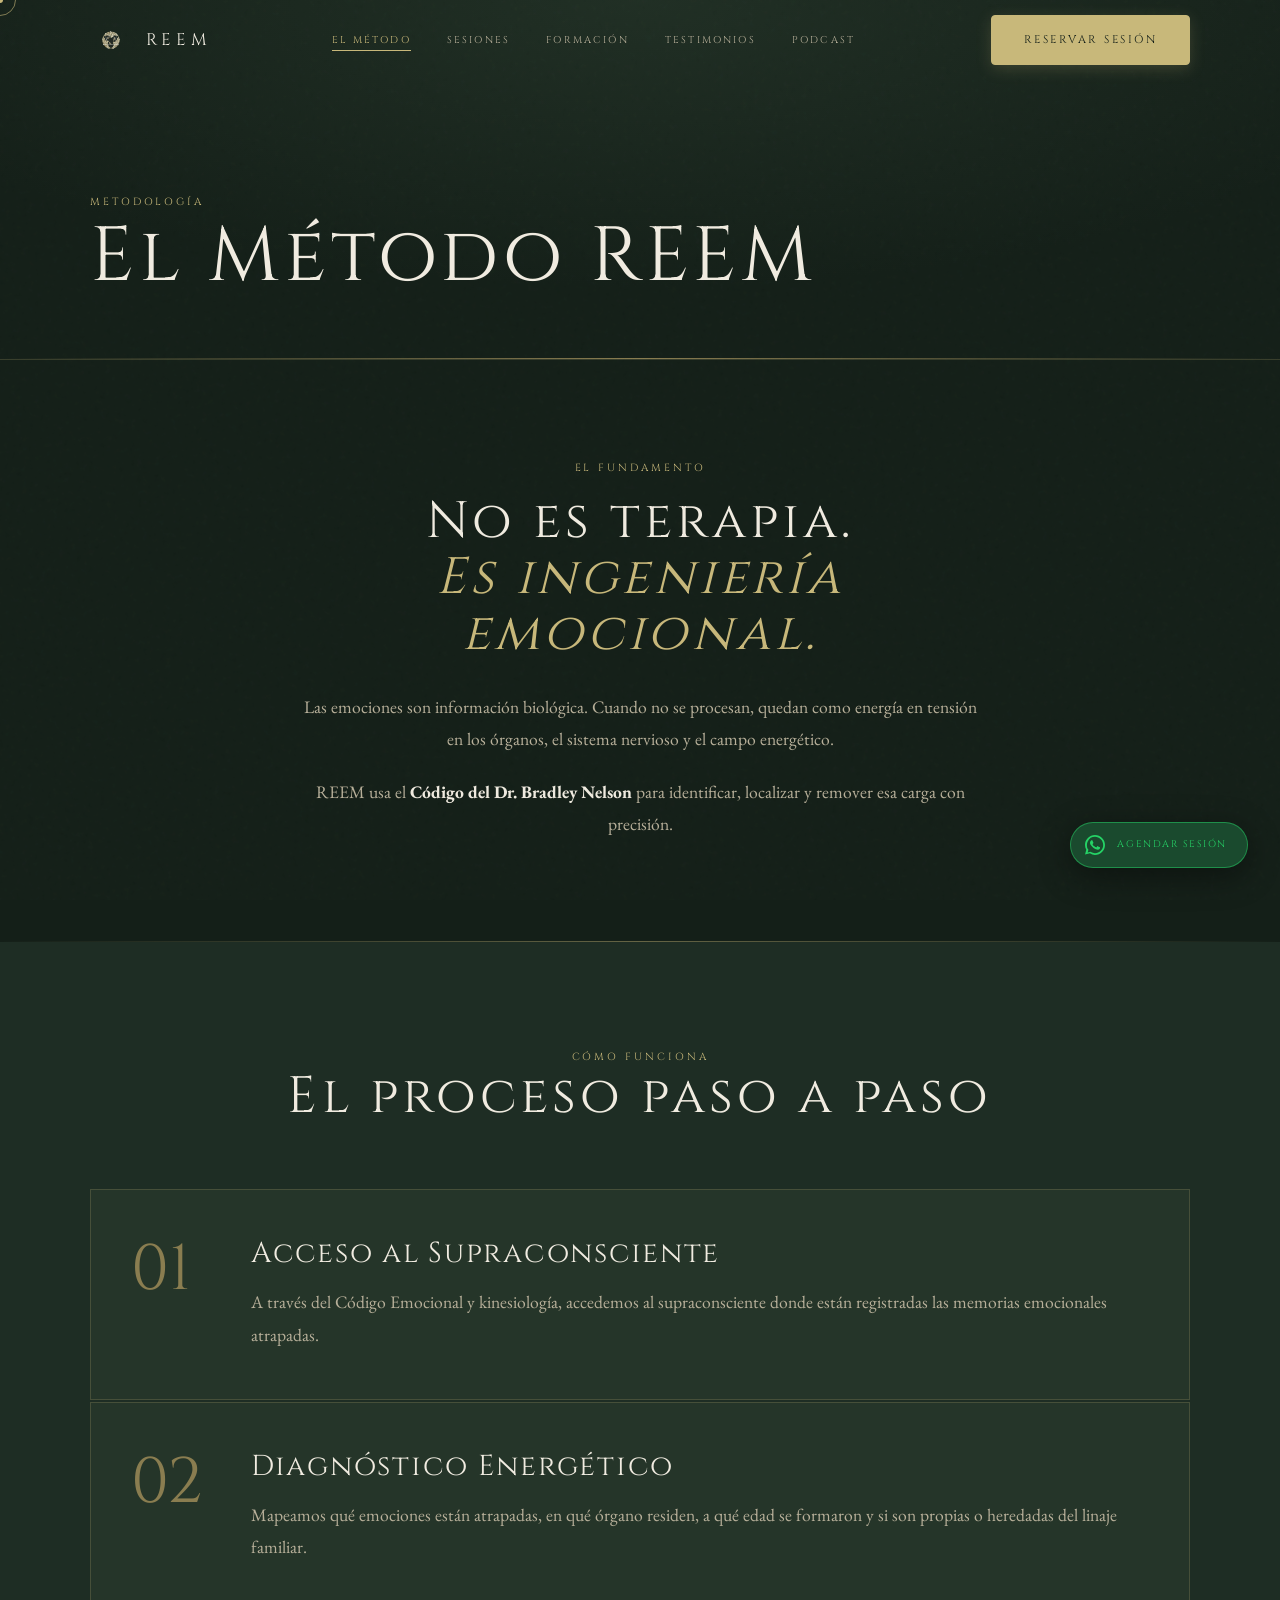
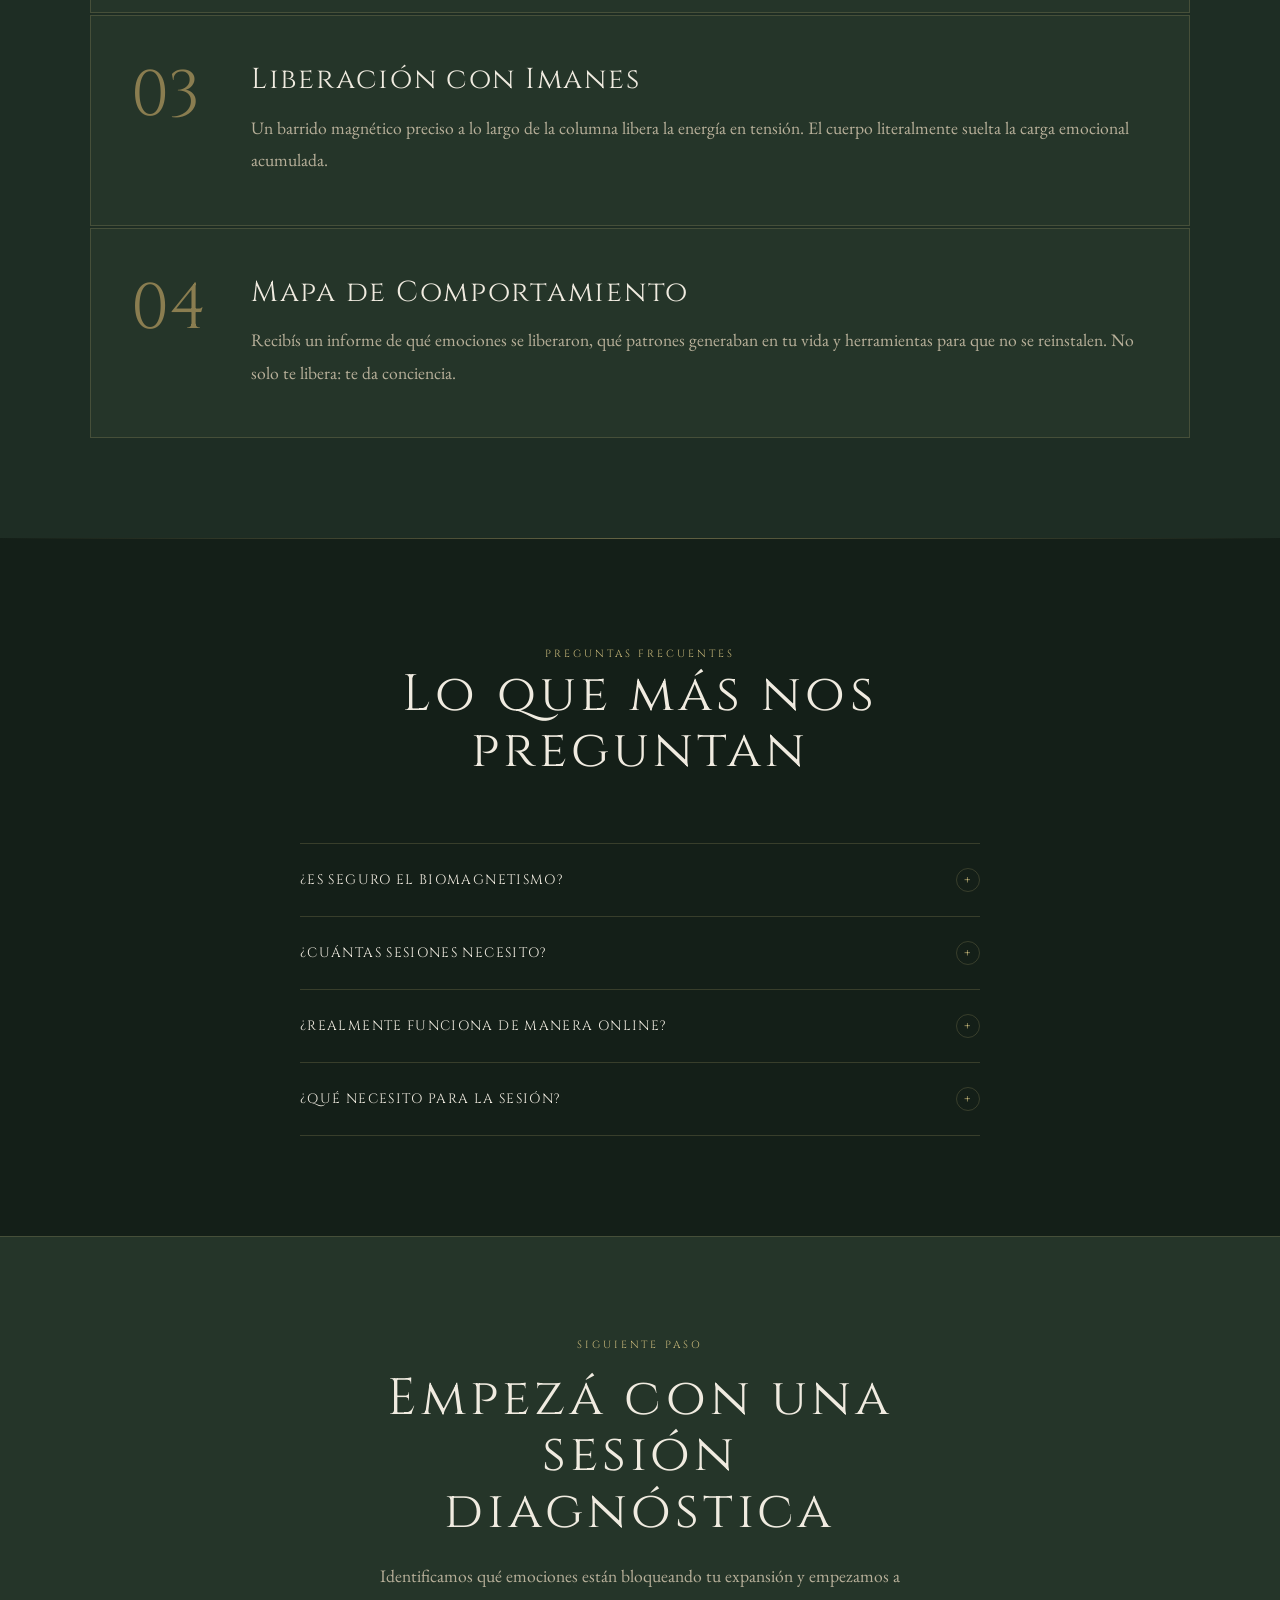
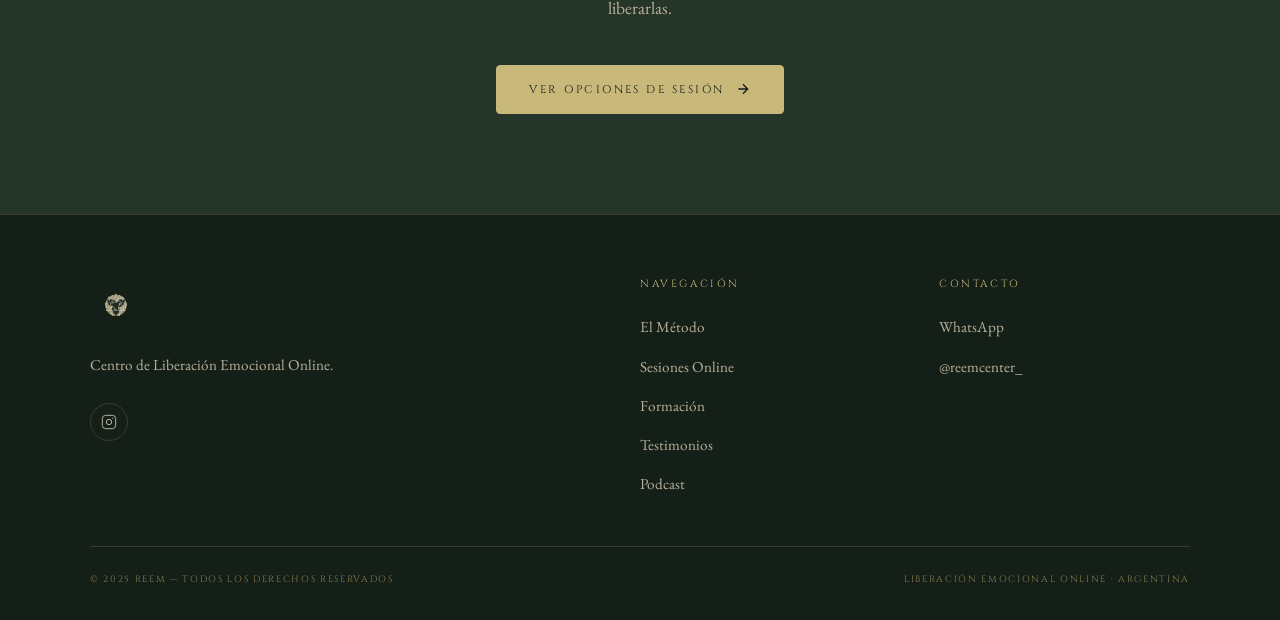
<file: metodo.html>
<!DOCTYPE html>
<html lang="es">
<head>
  <meta charset="UTF-8" />
  <meta name="viewport" content="width=device-width, initial-scale=1.0" />
  <title>El Método REEM — Ingeniería Emocional</title>
  <meta name="description" content="Conocé el Método REEM: Código del Dr. Nelson, biomagnetismo y liberación emocional para destrabar tu vida." />
  <meta name="keywords" content="método REEM, código emocional Dr. Nelson, biomagnetismo, liberación emocional, cómo funciona REEM, terapia energética" />
  <meta name="author" content="REEM" />
  <meta name="robots" content="index, follow" />
  <link rel="canonical" href="https://reem.com.ar/metodo.html" />

  <!-- Open Graph / Facebook -->
  <meta property="og:type" content="website" />
  <meta property="og:url" content="https://reem.com.ar/metodo.html" />
  <meta property="og:title" content="El Método REEM — Ingeniería Emocional" />
  <meta property="og:description" content="Conocé el Método REEM: Código del Dr. Nelson, biomagnetismo y liberación emocional para destrabar tu vida." />
  <meta property="og:image" content="https://reem.com.ar/assets/img/logo.png" />
  <meta property="og:locale" content="es_AR" />
  <meta property="og:site_name" content="REEM" />

  <!-- Twitter -->
  <meta name="twitter:card" content="summary_large_image" />
  <meta name="twitter:url" content="https://reem.com.ar/metodo.html" />
  <meta name="twitter:title" content="El Método REEM — Ingeniería Emocional" />
  <meta name="twitter:description" content="Conocé el Método REEM: Código del Dr. Nelson, biomagnetismo y liberación emocional para destrabar tu vida." />
  <meta name="twitter:image" content="https://reem.com.ar/assets/img/logo.png" />

  <!-- Theme & PWA -->
  <meta name="theme-color" content="#141f18" />
  <meta name="apple-mobile-web-app-capable" content="yes" />
  <meta name="apple-mobile-web-app-status-bar-style" content="black-translucent" />
  <meta name="apple-mobile-web-app-title" content="REEM" />

  <!-- Preconnect for performance -->
  <link rel="preconnect" href="https://fonts.googleapis.com" />
  <link rel="preconnect" href="https://fonts.gstatic.com" crossorigin />
  <link rel="dns-prefetch" href="https://wa.me" />

  <!-- Favicon -->
  <link rel="icon" type="image/png" sizes="32x32" href="assets/img/logo.png" />
  <link rel="icon" type="image/png" sizes="16x16" href="assets/img/logo.png" />
  <link rel="apple-touch-icon" sizes="180x180" href="assets/img/logo.png" />
  <link rel="manifest" href="manifest.json" />

  <!-- Styles -->
  <link rel="stylesheet" href="assets/css/style.css" />
</head>
<body>
  <div class="cursor-dot"></div>
  <div class="cursor-ring"></div>
  <a class="wa-float" href="https://wa.me/+5493513995002" target="_blank" rel="noopener">
    <svg xmlns="http://www.w3.org/2000/svg" width="20" height="20" fill="currentColor" viewBox="0 0 24 24"><path d="M17.472 14.382c-.297-.149-1.758-.867-2.03-.967-.273-.099-.471-.148-.67.15-.197.297-.767.966-.94 1.164-.173.199-.347.223-.644.075-.297-.15-1.255-.463-2.39-1.475-.883-.788-1.48-1.761-1.653-2.059-.173-.297-.018-.458.13-.606.134-.133.298-.347.446-.52.149-.174.198-.298.298-.497.099-.198.05-.371-.025-.52-.075-.149-.669-1.612-.916-2.207-.242-.579-.487-.5-.669-.51-.173-.008-.371-.01-.57-.01-.198 0-.52.074-.792.372-.272.297-1.04 1.016-1.04 2.479 0 1.462 1.065 2.875 1.213 3.074.149.198 2.096 3.2 5.077 4.487.709.306 1.262.489 1.694.625.712.227 1.36.195 1.871.118.571-.085 1.758-.719 2.006-1.413.248-.694.248-1.289.173-1.413-.074-.124-.272-.198-.57-.347z"/><path d="M12 0C5.373 0 0 5.373 0 12c0 2.127.558 4.122 1.531 5.849L.061 23.5l5.793-1.519A11.944 11.944 0 0 0 12 24c6.627 0 12-5.373 12-12S18.627 0 12 0zm0 21.818a9.818 9.818 0 0 1-5.006-1.374l-.359-.213-3.44.902.918-3.354-.234-.374A9.818 9.818 0 0 1 12 2.182c5.425 0 9.818 4.393 9.818 9.818S17.425 21.818 12 21.818z"/></svg>
    <span>Agendar Sesión</span>
  </a>

  <header class="nav">
    <div class="container nav__inner">
      <a class="nav__logo" href="index.html"><img src="assets/img/logo.png" alt="REEM" /><span class="nav__logo-text">REEM</span></a>
      <nav class="nav__links">
        <a href="metodo.html" class="active">El Método</a>
        <a href="sesiones.html">Sesiones</a>
        <a href="formacion.html">Formación</a>
        <a href="testimonios.html">Testimonios</a>
        <a href="podcast.html">Podcast</a>
      </nav>
      <a class="btn btn-solid nav__cta" href="sesiones.html">Reservar Sesión</a>
      <button class="nav__burger" aria-label="Menú"><span></span><span></span><span></span></button>
    </div>
  </header>
  <nav class="nav__mobile">
    <a href="metodo.html">El Método</a><a href="sesiones.html">Sesiones</a><a href="formacion.html">Formación</a><a href="testimonios.html">Testimonios</a><a href="podcast.html">Podcast</a>
    <a class="btn btn-solid" href="sesiones.html" style="text-align:center">Reservar Sesión</a>
  </nav>

  <section class="page-hero">
    <div class="page-hero__bg"></div>
    <div class="container page-hero__content">
      <span class="label">Metodología</span>
      <h1>El Método REEM</h1>
    </div>
  </section>

  <section style="background:var(--bg-deep);">
    <div class="container">
      <div class="mw-text fade-in" style="text-align:center;">
        <span class="label" style="display:block;margin-bottom:16px;">El fundamento</span>
        <h2 style="margin-bottom:28px;">No es terapia.<br><em style="color:var(--gold);font-style:italic;">Es ingeniería emocional.</em></h2>
        <p style="color:var(--cream-dim);margin-bottom:20px;">Las emociones son información biológica. Cuando no se procesan, quedan como energía en tensión en los órganos, el sistema nervioso y el campo energético.</p>
        <p style="color:var(--cream-dim);">REEM usa el <strong style="color:var(--cream);">Código del Dr. Bradley Nelson</strong> para identificar, localizar y remover esa carga con precisión.</p>
      </div>
    </div>
  </section>

  <div class="divider"></div>

  <section style="background:var(--bg);">
    <div class="container">
      <div class="section-header fade-in">
        <span class="label">Cómo funciona</span>
        <h2>El proceso paso a paso</h2>
      </div>
      <div class="steps-list">
        <div class="step-card fade-in">
          <span class="step-num">01</span>
          <div class="step-body"><h3>Acceso al Supraconsciente</h3><p style="color:var(--cream-dim);">A través del Código Emocional y kinesiología, accedemos al supraconsciente donde están registradas las memorias emocionales atrapadas.</p></div>
        </div>
        <div class="step-card fade-in fade-in-delay-1">
          <span class="step-num">02</span>
          <div class="step-body"><h3>Diagnóstico Energético</h3><p style="color:var(--cream-dim);">Mapeamos qué emociones están atrapadas, en qué órgano residen, a qué edad se formaron y si son propias o heredadas del linaje familiar.</p></div>
        </div>
        <div class="step-card fade-in fade-in-delay-2">
          <span class="step-num">03</span>
          <div class="step-body"><h3>Liberación con Imanes</h3><p style="color:var(--cream-dim);">Un barrido magnético preciso a lo largo de la columna libera la energía en tensión. El cuerpo literalmente suelta la carga emocional acumulada.</p></div>
        </div>
        <div class="step-card fade-in fade-in-delay-3">
          <span class="step-num">04</span>
          <div class="step-body"><h3>Mapa de Comportamiento</h3><p style="color:var(--cream-dim);">Recibís un informe de qué emociones se liberaron, qué patrones generaban en tu vida y herramientas para que no se reinstalen. No solo te libera: te da conciencia.</p></div>
        </div>
      </div>
    </div>
  </section>

  <div class="divider"></div>

  <section style="background:var(--bg-deep);">
    <div class="container">
      <div class="mw-text">
        <div class="section-header fade-in">
          <span class="label">Preguntas frecuentes</span>
          <h2>Lo que más nos preguntan</h2>
        </div>
        <div class="accordion fade-in">
          <div class="accordion-item">
            <button class="accordion-header">¿Es seguro el biomagnetismo? <span class="accordion-icon">+</span></button>
            <div class="accordion-body"><p>Sí. Es una técnica no invasiva. No requiere contacto físico —funciona 100% online— y no interfiere con medicamentos. Contraindicado para personas con marcapasos.</p></div>
          </div>
          <div class="accordion-item">
            <button class="accordion-header">¿Cuántas sesiones necesito? <span class="accordion-icon">+</span></button>
            <div class="accordion-body"><p>Muchas personas sienten cambios desde la primera sesión. Para patrones profundos o heredados del linaje se recomienda un proceso de 3 a 6 sesiones.</p></div>
          </div>
          <div class="accordion-item">
            <button class="accordion-header">¿Realmente funciona de manera online? <span class="accordion-icon">+</span></button>
            <div class="accordion-body"><p>Sí, completamente. El campo energético no tiene límites geográficos. Trabajamos con consultantes de Argentina, Uruguay, España, México, Colombia y más países.</p></div>
          </div>
          <div class="accordion-item">
            <button class="accordion-header">¿Qué necesito para la sesión? <span class="accordion-icon">+</span></button>
            <div class="accordion-body"><p>Solo una conexión a internet estable para videoconferencia, un espacio tranquilo y, si tenés, un imán de nevera (te guiamos para usarlo). Todo lo demás lo provee REEM.</p></div>
          </div>
        </div>
      </div>
    </div>
  </section>

  <section style="background:var(--bg-card);border-top:1px solid var(--border);text-align:center;">
    <div class="container">
      <div class="mw-cta fade-in">
        <span class="label" style="display:block;margin-bottom:16px;">Siguiente paso</span>
        <h2 style="margin-bottom:20px;">Empezá con una sesión diagnóstica</h2>
        <p style="color:var(--cream-dim);margin-bottom:40px;">Identificamos qué emociones están bloqueando tu expansión y empezamos a liberarlas.</p>
        <a class="btn btn-solid" href="sesiones.html">Ver opciones de Sesión <svg xmlns="http://www.w3.org/2000/svg" width="16" height="16" fill="none" stroke="currentColor" stroke-width="2" viewBox="0 0 24 24"><path d="M5 12h14M12 5l7 7-7 7"/></svg></a>
      </div>
    </div>
  </section>

  <footer class="footer">
    <div class="container">
      <div class="footer__grid">
        <div class="footer__brand"><img src="assets/img/logo.png" alt="REEM Logo" width="52" height="52" loading="lazy" decoding="async" /><p>Centro de Liberación Emocional Online.</p><div class="footer__social"><a href="https://www.instagram.com/reemcenter_/" target="_blank" aria-label="Instagram"><svg xmlns="http://www.w3.org/2000/svg" width="16" height="16" fill="none" stroke="currentColor" stroke-width="1.5" viewBox="0 0 24 24"><rect x="2" y="2" width="20" height="20" rx="5" ry="5"/><circle cx="12" cy="12" r="4"/><circle cx="17.5" cy="6.5" r="1" fill="currentColor" stroke="none"/></svg></a></div></div>
        <div class="footer__col"><h4>Navegación</h4><ul><li><a href="metodo.html">El Método</a></li><li><a href="sesiones.html">Sesiones Online</a></li><li><a href="formacion.html">Formación</a></li><li><a href="testimonios.html">Testimonios</a></li><li><a href="podcast.html">Podcast</a></li></ul></div>
        <div class="footer__col"><h4>Contacto</h4><ul><li><a href="https://wa.me/+5493513995002" target="_blank">WhatsApp</a></li><li><a href="https://www.instagram.com/reemcenter_/" target="_blank">@reemcenter_</a></li></ul></div>
      </div>
      <div class="footer__bottom"><p>© 2025 REEM — Todos los derechos reservados</p><p>Liberación Emocional Online · Argentina</p></div>
    </div>
  </footer>
  <script src="assets/js/main.js"></script>
</body>
</html>
</file>
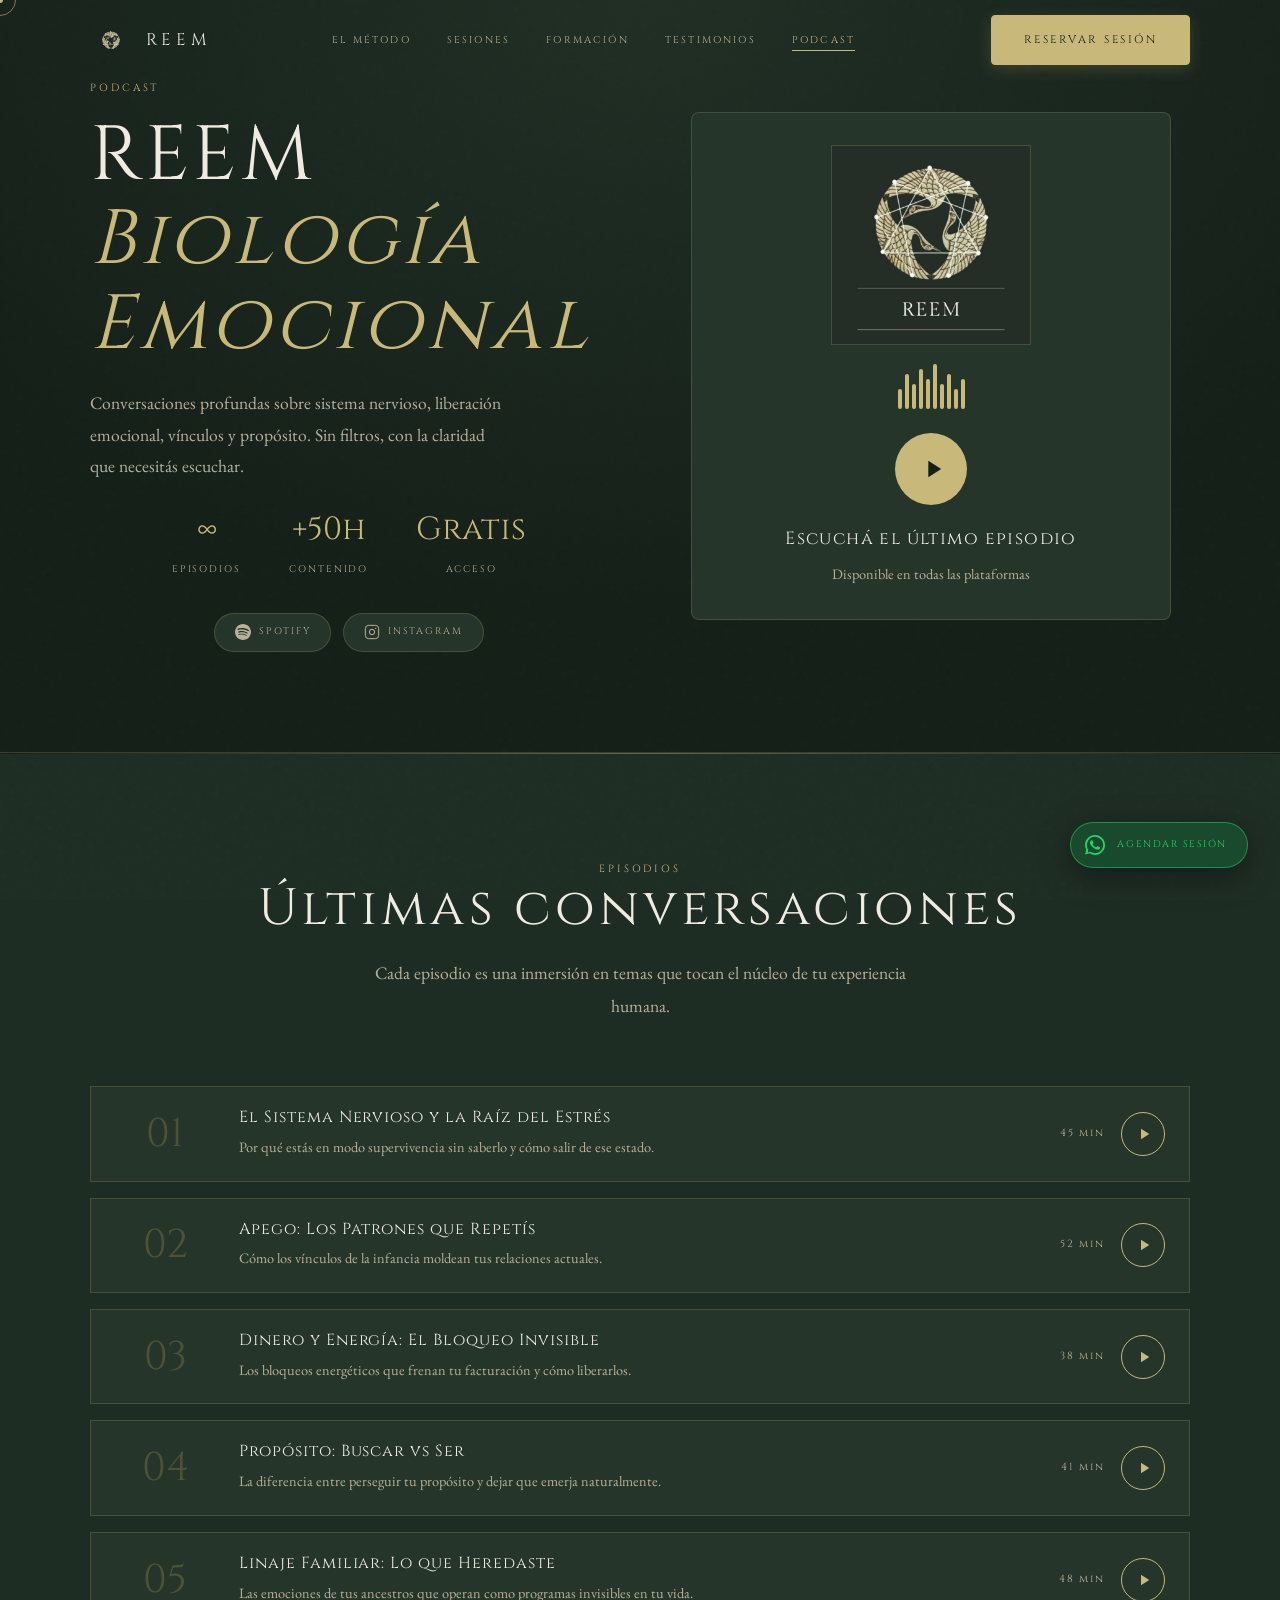
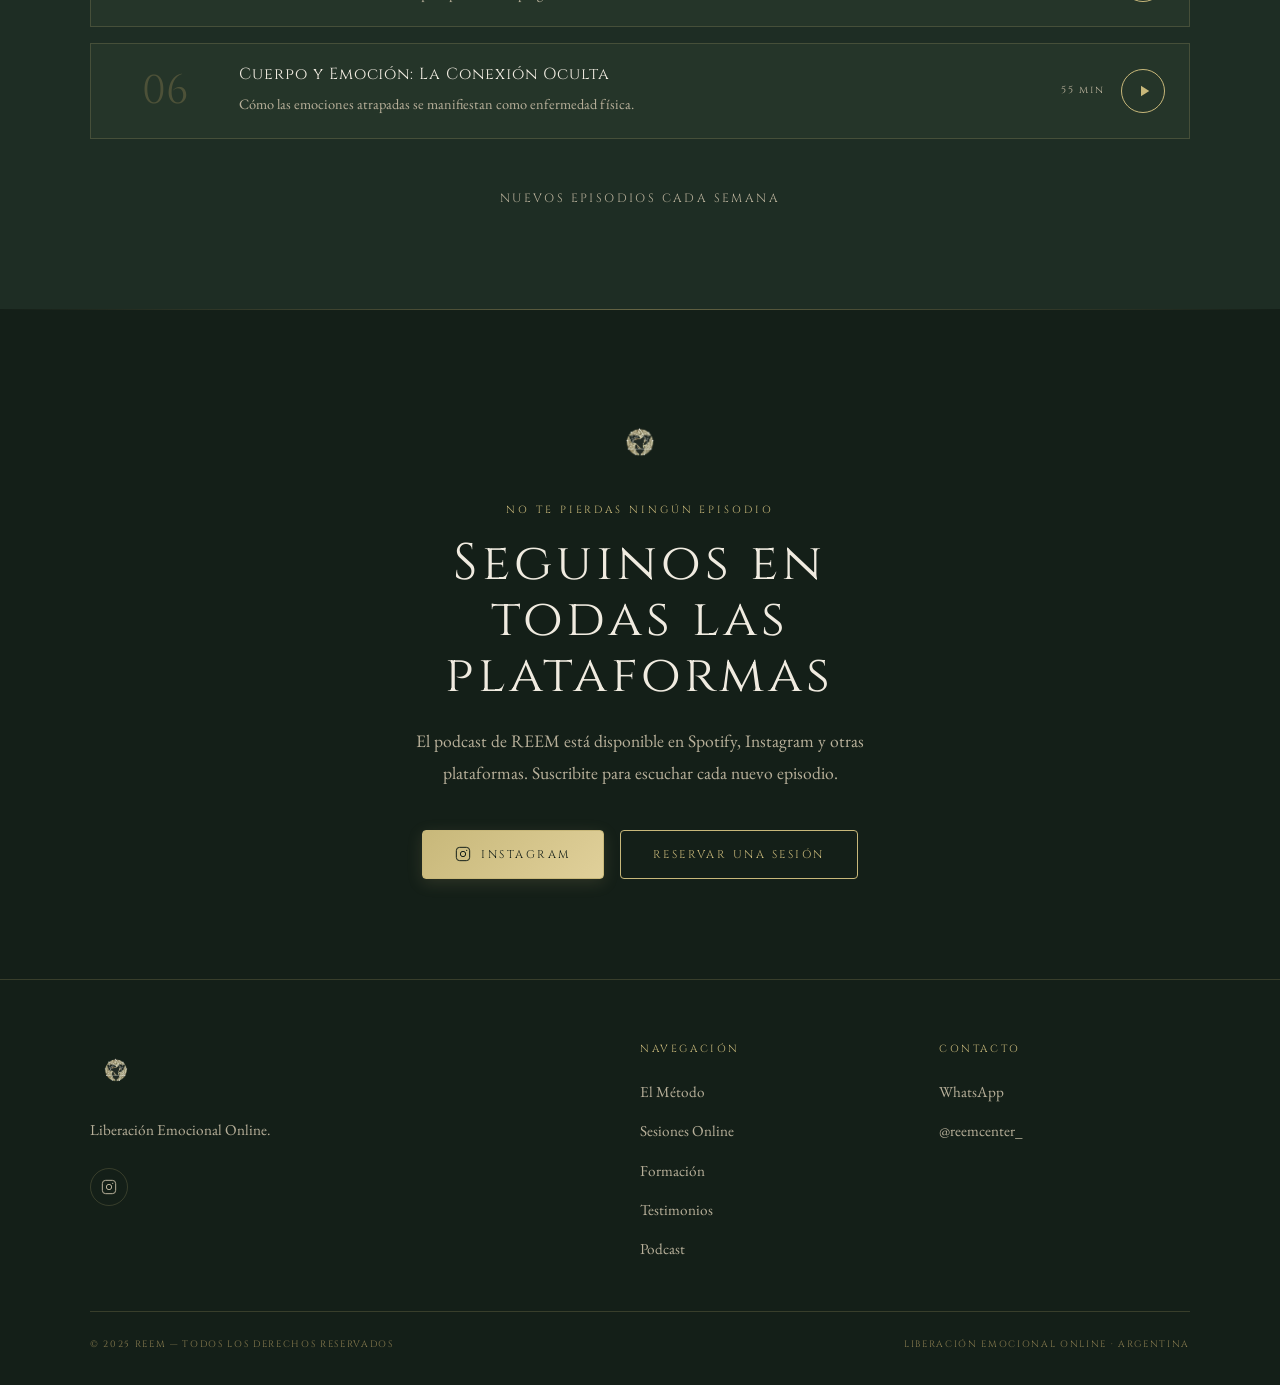
<file: podcast.html>
<!DOCTYPE html>
<html lang="es">
<head>
  <meta charset="UTF-8" />
  <meta name="viewport" content="width=device-width, initial-scale=1.0" />
  <title>Podcast REEM — Biología Emocional y Orden Interno</title>
  <meta name="description" content="El podcast de REEM: conversaciones sobre liberación emocional, sistema nervioso, biología emocional y expansión personal." />
  <meta name="keywords" content="podcast liberación emocional, podcast biología emocional, REEM podcast, sistema nervioso, desarrollo personal" />
  <meta name="author" content="REEM" />
  <meta name="robots" content="index, follow" />
  <link rel="canonical" href="https://reem.com.ar/podcast.html" />

  <!-- Open Graph / Facebook -->
  <meta property="og:type" content="website" />
  <meta property="og:url" content="https://reem.com.ar/podcast.html" />
  <meta property="og:title" content="Podcast REEM — Biología Emocional y Orden Interno" />
  <meta property="og:description" content="Conversaciones sobre liberación emocional, sistema nervioso, biología emocional y expansión personal." />
  <meta property="og:image" content="https://reem.com.ar/assets/img/logo.png" />
  <meta property="og:locale" content="es_AR" />
  <meta property="og:site_name" content="REEM" />

  <!-- Twitter -->
  <meta name="twitter:card" content="summary_large_image" />
  <meta name="twitter:url" content="https://reem.com.ar/podcast.html" />
  <meta name="twitter:title" content="Podcast REEM — Biología Emocional y Orden Interno" />
  <meta name="twitter:description" content="Conversaciones sobre liberación emocional, sistema nervioso, biología emocional y expansión personal." />
  <meta name="twitter:image" content="https://reem.com.ar/assets/img/logo.png" />

  <!-- Theme & PWA -->
  <meta name="theme-color" content="#141f18" />
  <meta name="apple-mobile-web-app-capable" content="yes" />
  <meta name="apple-mobile-web-app-status-bar-style" content="black-translucent" />
  <meta name="apple-mobile-web-app-title" content="REEM" />

  <!-- Preconnect for performance -->
  <link rel="preconnect" href="https://fonts.googleapis.com" />
  <link rel="preconnect" href="https://fonts.gstatic.com" crossorigin />
  <link rel="dns-prefetch" href="https://wa.me" />

  <!-- Favicon -->
  <link rel="icon" type="image/png" sizes="32x32" href="assets/img/logo.png" />
  <link rel="icon" type="image/png" sizes="16x16" href="assets/img/logo.png" />
  <link rel="apple-touch-icon" sizes="180x180" href="assets/img/logo.png" />
  <link rel="manifest" href="manifest.json" />

  <!-- Styles -->
  <link rel="stylesheet" href="assets/css/style.css" />
  <style>
    /* Podcast-specific styles */
    .podcast-hero {
      min-height: 70vh;
      display: flex;
      align-items: center;
      padding-top: var(--nav-h);
      position: relative;
      overflow: hidden;
      border-bottom: 1px solid var(--border);
    }
    .podcast-hero__bg {
      position: absolute;
      inset: 0;
      background: radial-gradient(ellipse 80% 100% at 50% 0%, rgba(37,53,41,0.7) 0%, var(--bg-deep) 80%);
    }

    /* Podcast Player Visual */
    .podcast-player {
      background: var(--bg-card);
      border: 1px solid var(--border);
      border-radius: 8px;
      padding: 32px;
      max-width: 480px;
      margin: 0 auto;
      position: relative;
    }
    .podcast-player__artwork {
      width: 200px;
      height: 200px;
      margin: 0 auto 24px;
      border: 1px solid var(--border);
      position: relative;
      overflow: hidden;
    }
    .podcast-player__artwork img {
      width: 100%;
      height: 100%;
      object-fit: cover;
    }

    /* Audio Wave Animation */
    .audio-waves {
      display: flex;
      align-items: flex-end;
      justify-content: center;
      gap: 3px;
      height: 40px;
      margin: 24px 0;
    }
    .audio-wave {
      width: 4px;
      background: var(--gold);
      border-radius: 2px;
      animation: wave 1.2s ease-in-out infinite;
    }
    .audio-wave:nth-child(1) { height: 20px; animation-delay: 0s; }
    .audio-wave:nth-child(2) { height: 35px; animation-delay: 0.1s; }
    .audio-wave:nth-child(3) { height: 25px; animation-delay: 0.2s; }
    .audio-wave:nth-child(4) { height: 40px; animation-delay: 0.3s; }
    .audio-wave:nth-child(5) { height: 30px; animation-delay: 0.4s; }
    .audio-wave:nth-child(6) { height: 45px; animation-delay: 0.5s; }
    .audio-wave:nth-child(7) { height: 25px; animation-delay: 0.6s; }
    .audio-wave:nth-child(8) { height: 35px; animation-delay: 0.7s; }
    .audio-wave:nth-child(9) { height: 20px; animation-delay: 0.8s; }
    .audio-wave:nth-child(10) { height: 30px; animation-delay: 0.9s; }

    @keyframes wave {
      0%, 100% { transform: scaleY(0.5); opacity: 0.5; }
      50% { transform: scaleY(1); opacity: 1; }
    }

    .podcast-player__info {
      text-align: center;
    }
    .podcast-player__title {
      font-family: var(--font-display);
      font-size: 1.1rem;
      letter-spacing: 0.08em;
      color: var(--cream);
      margin-bottom: 8px;
    }
    .podcast-player__meta {
      font-family: var(--font-text);
      font-size: 0.9rem;
      color: var(--cream-dim);
    }

    /* Play Button */
    .play-btn {
      width: 72px;
      height: 72px;
      border-radius: 50%;
      background: var(--gold);
      border: none;
      display: flex;
      align-items: center;
      justify-content: center;
      margin: 0 auto 20px;
      cursor: pointer;
      transition: var(--transition);
      position: relative;
    }
    .play-btn::before {
      content: '';
      position: absolute;
      inset: -8px;
      border: 1px solid var(--gold-dim);
      border-radius: 50%;
      opacity: 0;
      transition: var(--transition);
    }
    .play-btn::after {
      content: '';
      position: absolute;
      inset: -16px;
      border: 1px solid rgba(200,184,122,0.2);
      border-radius: 50%;
      opacity: 0;
      transition: var(--transition);
    }
    .play-btn:hover {
      transform: scale(1.08);
      box-shadow: 0 0 40px rgba(200,184,122,0.4);
      background: var(--gold-light);
    }
    .play-btn:hover::before {
      opacity: 1;
      inset: -10px;
    }
    .play-btn:hover::after {
      opacity: 1;
    }
    .play-btn svg {
      width: 28px;
      height: 28px;
      fill: var(--bg-deep);
      margin-left: 4px;
      transition: transform 0.3s ease;
    }
    .play-btn:hover svg {
      transform: scale(1.1);
    }

    /* Platform Badges */
    .platforms {
      display: flex;
      gap: 12px;
      justify-content: center;
      flex-wrap: wrap;
      margin-top: 32px;
    }
    .platform-badge {
      display: inline-flex;
      align-items: center;
      gap: 8px;
      padding: 10px 20px;
      background: var(--bg-card);
      border: 1px solid var(--border);
      border-radius: 50px;
      font-family: var(--font-display);
      font-size: 0.6rem;
      letter-spacing: 0.18em;
      text-transform: uppercase;
      color: var(--cream-dim);
      transition: all 0.35s ease;
    }
    .platform-badge:hover {
      background: linear-gradient(135deg, var(--gold) 0%, var(--gold-light) 100%);
      border-color: var(--gold-light);
      color: var(--bg-deep);
      transform: translateY(-2px);
      box-shadow: 0 8px 24px rgba(200,184,122,0.3);
    }
    .platform-badge:hover svg {
      transform: scale(1.1);
    }
    .platform-badge svg {
      width: 16px;
      height: 16px;
      transition: transform 0.3s ease;
    }

    /* Episodes Grid */
    .episodes-grid {
      display: flex;
      flex-direction: column;
      gap: 16px;
    }
    .episode-card {
      background: var(--bg-card);
      border: 1px solid var(--border);
      display: grid;
      grid-template-columns: 100px 1fr auto;
      gap: 24px;
      align-items: center;
      padding: 20px 24px;
      transition: var(--transition);
      cursor: pointer;
      position: relative;
      overflow: hidden;
    }
    .episode-card::before {
      content: '';
      position: absolute;
      top: 0; left: 0;
      width: 3px;
      height: 100%;
      background: var(--gold);
      transform: scaleY(0);
      transition: transform 0.3s ease;
    }
    .episode-card:hover {
      background: var(--bg-hover);
      border-color: var(--gold-dim);
      transform: translateX(8px);
      box-shadow: 0 8px 32px rgba(0,0,0,0.3);
    }
    .episode-card:hover::before {
      transform: scaleY(1);
    }
    .episode-card:hover .episode-card__title {
      color: var(--gold-light);
    }
    .episode-card__num {
      font-family: var(--font-display);
      font-size: 2.5rem;
      color: var(--gold-dim);
      opacity: 0.4;
      text-align: center;
      line-height: 1;
      transition: opacity 0.3s ease, color 0.3s ease;
    }
    .episode-card:hover .episode-card__num {
      opacity: 0.6;
      color: var(--gold);
    }
    .episode-card__info {
      min-width: 0;
    }
    .episode-card__title {
      font-family: var(--font-display);
      font-size: 1rem;
      letter-spacing: 0.06em;
      color: var(--cream);
      margin-bottom: 6px;
      line-height: 1.3;
      transition: color 0.3s ease;
    }
    .episode-card__desc {
      font-family: var(--font-text);
      font-size: 0.9rem;
      color: var(--cream-dim);
      white-space: nowrap;
      overflow: hidden;
      text-overflow: ellipsis;
    }
    .episode-card__meta {
      display: flex;
      align-items: center;
      gap: 16px;
      flex-shrink: 0;
    }
    .episode-card__duration {
      font-family: var(--font-display);
      font-size: 0.65rem;
      letter-spacing: 0.18em;
      color: var(--cream-dim);
    }
    .episode-card__play {
      width: 44px;
      height: 44px;
      border-radius: 50%;
      background: transparent;
      border: 1px solid var(--gold);
      display: flex;
      align-items: center;
      justify-content: center;
      color: var(--gold);
      transition: all 0.35s ease;
      flex-shrink: 0;
    }
    .episode-card:hover .episode-card__play {
      background: var(--gold);
      color: var(--bg-deep);
      transform: scale(1.1);
      box-shadow: 0 4px 16px rgba(200,184,122,0.3);
    }
    .episode-card__play svg {
      width: 18px;
      height: 18px;
      margin-left: 2px;
      fill: currentColor;
      transition: transform 0.3s ease;
    }
    .episode-card:hover .episode-card__play svg {
      transform: scale(1.1);
    }

    /* Coming Soon Badge */
    .coming-soon {
      display: inline-block;
      padding: 4px 12px;
      background: rgba(200,184,122,0.1);
      border: 1px solid var(--gold-dim);
      border-radius: 50px;
      font-family: var(--font-display);
      font-size: 0.55rem;
      letter-spacing: 0.2em;
      text-transform: uppercase;
      color: var(--gold);
      margin-left: 12px;
    }

    /* Podcast Stats */
    .podcast-stats {
      display: flex;
      justify-content: center;
      gap: 48px;
      margin-top: 32px;
      flex-wrap: wrap;
    }
    .podcast-stat {
      text-align: center;
    }
    .podcast-stat__num {
      font-family: var(--font-display);
      font-size: 2rem;
      color: var(--gold);
      display: block;
      line-height: 1;
      margin-bottom: 8px;
    }
    .podcast-stat__label {
      font-family: var(--font-display);
      font-size: 0.6rem;
      letter-spacing: 0.2em;
      text-transform: uppercase;
      color: var(--cream-dim);
    }

    /* Responsive */
    @media (max-width: 768px) {
      .podcast-player {
        padding: 24px;
      }
      .podcast-player__artwork {
        width: 160px;
        height: 160px;
      }
      .episode-card {
        grid-template-columns: 60px 1fr;
        gap: 16px;
        padding: 16px;
      }
      .episode-card__num {
        font-size: 1.8rem;
      }
      .episode-card__meta {
        grid-column: 2;
        justify-content: flex-start;
        margin-top: 8px;
      }
      .podcast-stats {
        gap: 32px;
      }
    }

    @media (max-width: 480px) {
      .audio-waves {
        height: 30px;
      }
      .audio-wave {
        width: 3px;
      }
      .episode-card {
        grid-template-columns: 1fr;
      }
      .episode-card__num {
        display: none;
      }
      .episode-card__meta {
        grid-column: 1;
      }
      .platforms {
        flex-direction: column;
        align-items: center;
      }
    }
  </style>
</head>
<body>
  <div class="cursor-dot"></div>
  <div class="cursor-ring"></div>
  <a class="wa-float" href="https://wa.me/+5493513995002" target="_blank" rel="noopener">
    <svg xmlns="http://www.w3.org/2000/svg" width="20" height="20" fill="currentColor" viewBox="0 0 24 24"><path d="M17.472 14.382c-.297-.149-1.758-.867-2.03-.967-.273-.099-.471-.148-.67.15-.197.297-.767.966-.94 1.164-.173.199-.347.223-.644.075-.297-.15-1.255-.463-2.39-1.475-.883-.788-1.48-1.761-1.653-2.059-.173-.297-.018-.458.13-.606.134-.133.298-.347.446-.52.149-.174.198-.298.298-.497.099-.198.05-.371-.025-.52-.075-.149-.669-1.612-.916-2.207-.242-.579-.487-.5-.669-.51-.173-.008-.371-.01-.57-.01-.198 0-.52.074-.792.372-.272.297-1.04 1.016-1.04 2.479 0 1.462 1.065 2.875 1.213 3.074.149.198 2.096 3.2 5.077 4.487.709.306 1.262.489 1.694.625.712.227 1.36.195 1.871.118.571-.085 1.758-.719 2.006-1.413.248-.694.248-1.289.173-1.413-.074-.124-.272-.198-.57-.347z"/><path d="M12 0C5.373 0 0 5.373 0 12c0 2.127.558 4.122 1.531 5.849L.061 23.5l5.793-1.519A11.944 11.944 0 0 0 12 24c6.627 0 12-5.373 12-12S18.627 0 12 0zm0 21.818a9.818 9.818 0 0 1-5.006-1.374l-.359-.213-3.44.902.918-3.354-.234-.374A9.818 9.818 0 0 1 12 2.182c5.425 0 9.818 4.393 9.818 9.818S17.425 21.818 12 21.818z"/></svg>
    <span>Agendar Sesión</span>
  </a>

  <header class="nav">
    <div class="container nav__inner">
      <a class="nav__logo" href="index.html"><img src="assets/img/logo.png" alt="REEM" /><span class="nav__logo-text">REEM</span></a>
      <nav class="nav__links">
        <a href="metodo.html">El Método</a>
        <a href="sesiones.html">Sesiones</a>
        <a href="formacion.html">Formación</a>
        <a href="testimonios.html">Testimonios</a>
        <a href="podcast.html" class="active">Podcast</a>
      </nav>
      <a class="btn btn-solid nav__cta" href="sesiones.html">Reservar Sesión</a>
      <button class="nav__burger" aria-label="Menú"><span></span><span></span><span></span></button>
    </div>
  </header>
  <nav class="nav__mobile">
    <a href="metodo.html">El Método</a><a href="sesiones.html">Sesiones</a><a href="formacion.html">Formación</a><a href="testimonios.html">Testimonios</a><a href="podcast.html">Podcast</a>
    <a class="btn btn-solid" href="sesiones.html" style="text-align:center">Reservar Sesión</a>
  </nav>

  <!-- PODCAST HERO -->
  <section class="podcast-hero">
    <div class="podcast-hero__bg"></div>
    <div class="container" style="position:relative;z-index:2;">
      <div style="display:grid;grid-template-columns:1fr 1fr;gap:64px;align-items:center;">

        <!-- Left: Info -->
        <div class="fade-in">
          <span class="label" style="display:block;margin-bottom:16px;">Podcast</span>
          <h1 style="margin-bottom:20px;">REEM<br><em style="font-style:italic;color:var(--gold);">Biología Emocional</em></h1>
          <p style="color:var(--cream-dim);font-size:1.1rem;max-width:420px;line-height:1.8;margin-bottom:32px;">
            Conversaciones profundas sobre sistema nervioso, liberación emocional, vínculos y propósito.
            Sin filtros, con la claridad que necesitás escuchar.
          </p>

          <div class="podcast-stats">
            <div class="podcast-stat">
              <span class="podcast-stat__num">∞</span>
              <span class="podcast-stat__label">Episodios</span>
            </div>
            <div class="podcast-stat">
              <span class="podcast-stat__num">+50h</span>
              <span class="podcast-stat__label">Contenido</span>
            </div>
            <div class="podcast-stat">
              <span class="podcast-stat__num">Gratis</span>
              <span class="podcast-stat__label">Acceso</span>
            </div>
          </div>

          <!-- Platform Badges -->
          <div class="platforms">
            <a href="#" class="platform-badge" id="spotify-link">
              <svg xmlns="http://www.w3.org/2000/svg" viewBox="0 0 24 24" fill="currentColor">
                <path d="M12 0C5.4 0 0 5.4 0 12s5.4 12 12 12 12-5.4 12-12S18.66 0 12 0zm5.521 17.34c-.24.359-.66.48-1.02.24-2.82-1.74-6.36-2.16-10.561-1.141-.418.12-.78-.18-.9-.54-.12-.419.18-.78.54-.9 4.56-1.02 8.52-.6 11.64 1.32.42.18.48.659.301 1.021zm1.44-3.3c-.301.419-.78.599-1.261.359-3.239-1.97-8.159-2.58-11.939-1.38-.479.12-1.02-.12-1.14-.6-.12-.479.12-1.02.6-1.14 4.44-1.32 9.84-.6 13.5 1.68.479.24.599.841.24 1.081zm.12-3.36C15.24 8.4 8.82 7.86 5.16 9c-.6.18-1.14-.24-1.32-.78-.18-.6.24-1.14.78-1.32 4.26-1.32 11.28-1.02 15.78 1.92.54.3.66 1.02.36 1.56-.24.3-.78.42-1.32.18z"/>
              </svg>
              Spotify
            </a>
            <a href="https://www.instagram.com/reemcenter_/" target="_blank" class="platform-badge">
              <svg xmlns="http://www.w3.org/2000/svg" width="16" height="16" fill="none" stroke="currentColor" stroke-width="1.5" viewBox="0 0 24 24"><rect x="2" y="2" width="20" height="20" rx="5" ry="5"/><circle cx="12" cy="12" r="4"/><circle cx="17.5" cy="6.5" r="1" fill="currentColor" stroke="none"/></svg>
              Instagram
            </a>
          </div>
        </div>

        <!-- Right: Podcast Player Visual -->
        <div class="fade-in fade-in-delay-2">
          <div class="podcast-player">
            <div class="podcast-player__artwork">
              <img src="assets/img/logo-full.png" alt="REEM Podcast" loading="lazy" decoding="async" />
            </div>

            <!-- Audio Waves Animation -->
            <div class="audio-waves">
              <div class="audio-wave"></div>
              <div class="audio-wave"></div>
              <div class="audio-wave"></div>
              <div class="audio-wave"></div>
              <div class="audio-wave"></div>
              <div class="audio-wave"></div>
              <div class="audio-wave"></div>
              <div class="audio-wave"></div>
              <div class="audio-wave"></div>
              <div class="audio-wave"></div>
            </div>

            <button class="play-btn" aria-label="Reproducir">
              <svg xmlns="http://www.w3.org/2000/svg" viewBox="0 0 24 24">
                <path d="M8 5v14l11-7z"/>
              </svg>
            </button>

            <div class="podcast-player__info">
              <div class="podcast-player__title">Escuchá el último episodio</div>
              <div class="podcast-player__meta">Disponible en todas las plataformas</div>
            </div>
          </div>
        </div>

      </div>
    </div>
  </section>

  <div class="divider"></div>

  <!-- EPISODIOS -->
  <section style="background:var(--bg);">
    <div class="container">
      <div class="section-header fade-in">
        <span class="label">Episodios</span>
        <h2>Últimas conversaciones</h2>
        <p style="color:var(--cream-dim);max-width:560px;margin:0 auto;">Cada episodio es una inmersión en temas que tocan el núcleo de tu experiencia humana.</p>
      </div>

      <div class="episodes-grid">
        <!-- Episode 1 -->
        <article class="episode-card fade-in">
          <div class="episode-card__num">01</div>
          <div class="episode-card__info">
            <h3 class="episode-card__title">El Sistema Nervioso y la Raíz del Estrés</h3>
            <p class="episode-card__desc">Por qué estás en modo supervivencia sin saberlo y cómo salir de ese estado.</p>
          </div>
          <div class="episode-card__meta">
            <span class="episode-card__duration">45 min</span>
            <button class="episode-card__play" aria-label="Reproducir episodio">
              <svg xmlns="http://www.w3.org/2000/svg" viewBox="0 0 24 24" fill="currentColor">
                <path d="M8 5v14l11-7z"/>
              </svg>
            </button>
          </div>
        </article>

        <!-- Episode 2 -->
        <article class="episode-card fade-in fade-in-delay-1">
          <div class="episode-card__num">02</div>
          <div class="episode-card__info">
            <h3 class="episode-card__title">Apego: Los Patrones que Repetís</h3>
            <p class="episode-card__desc">Cómo los vínculos de la infancia moldean tus relaciones actuales.</p>
          </div>
          <div class="episode-card__meta">
            <span class="episode-card__duration">52 min</span>
            <button class="episode-card__play" aria-label="Reproducir episodio">
              <svg xmlns="http://www.w3.org/2000/svg" viewBox="0 0 24 24" fill="currentColor">
                <path d="M8 5v14l11-7z"/>
              </svg>
            </button>
          </div>
        </article>

        <!-- Episode 3 -->
        <article class="episode-card fade-in fade-in-delay-2">
          <div class="episode-card__num">03</div>
          <div class="episode-card__info">
            <h3 class="episode-card__title">Dinero y Energía: El Bloqueo Invisible</h3>
            <p class="episode-card__desc">Los bloqueos energéticos que frenan tu facturación y cómo liberarlos.</p>
          </div>
          <div class="episode-card__meta">
            <span class="episode-card__duration">38 min</span>
            <button class="episode-card__play" aria-label="Reproducir episodio">
              <svg xmlns="http://www.w3.org/2000/svg" viewBox="0 0 24 24" fill="currentColor">
                <path d="M8 5v14l11-7z"/>
              </svg>
            </button>
          </div>
        </article>

        <!-- Episode 4 -->
        <article class="episode-card fade-in fade-in-delay-1">
          <div class="episode-card__num">04</div>
          <div class="episode-card__info">
            <h3 class="episode-card__title">Propósito: Buscar vs Ser</h3>
            <p class="episode-card__desc">La diferencia entre perseguir tu propósito y dejar que emerja naturalmente.</p>
          </div>
          <div class="episode-card__meta">
            <span class="episode-card__duration">41 min</span>
            <button class="episode-card__play" aria-label="Reproducir episodio">
              <svg xmlns="http://www.w3.org/2000/svg" viewBox="0 0 24 24" fill="currentColor">
                <path d="M8 5v14l11-7z"/>
              </svg>
            </button>
          </div>
        </article>

        <!-- Episode 5 -->
        <article class="episode-card fade-in fade-in-delay-2">
          <div class="episode-card__num">05</div>
          <div class="episode-card__info">
            <h3 class="episode-card__title">Linaje Familiar: Lo que Heredaste</h3>
            <p class="episode-card__desc">Las emociones de tus ancestros que operan como programas invisibles en tu vida.</p>
          </div>
          <div class="episode-card__meta">
            <span class="episode-card__duration">48 min</span>
            <button class="episode-card__play" aria-label="Reproducir episodio">
              <svg xmlns="http://www.w3.org/2000/svg" viewBox="0 0 24 24" fill="currentColor">
                <path d="M8 5v14l11-7z"/>
              </svg>
            </button>
          </div>
        </article>

        <!-- Episode 6 -->
        <article class="episode-card fade-in fade-in-delay-3">
          <div class="episode-card__num">06</div>
          <div class="episode-card__info">
            <h3 class="episode-card__title">Cuerpo y Emoción: La Conexión Oculta</h3>
            <p class="episode-card__desc">Cómo las emociones atrapadas se manifiestan como enfermedad física.</p>
          </div>
          <div class="episode-card__meta">
            <span class="episode-card__duration">55 min</span>
            <button class="episode-card__play" aria-label="Reproducir episodio">
              <svg xmlns="http://www.w3.org/2000/svg" viewBox="0 0 24 24" fill="currentColor">
                <path d="M8 5v14l11-7z"/>
              </svg>
            </button>
          </div>
        </article>
      </div>

      <!-- More episodes coming -->
      <div style="text-align:center;margin-top:48px;" class="fade-in">
        <p style="color:var(--cream-dim);font-family:var(--font-display);font-size:0.75rem;letter-spacing:0.2em;text-transform:uppercase;">
          Nuevos episodios cada semana
        </p>
      </div>
    </div>
  </section>

  <div class="divider"></div>

  <!-- SEGUINOS -->
  <section style="background:var(--bg-deep);text-align:center;">
    <div class="container">
      <div style="max-width:520px;margin:0 auto;" class="fade-in">
        <img src="assets/img/logo.png" alt="REEM" width="64" height="64" style="width:64px;margin:0 auto 28px;" loading="lazy" decoding="async" />
        <span class="label" style="display:block;margin-bottom:16px;">No te pierdas ningún episodio</span>
        <h2 style="margin-bottom:20px;">Seguinos en todas las plataformas</h2>
        <p style="color:var(--cream-dim);margin-bottom:40px;">El podcast de REEM está disponible en Spotify, Instagram y otras plataformas. Suscribite para escuchar cada nuevo episodio.</p>
        <div style="display:flex;gap:16px;justify-content:center;flex-wrap:wrap;">
          <a class="btn btn-solid" href="https://www.instagram.com/reemcenter_/" target="_blank" style="background:linear-gradient(135deg, var(--gold) 0%, var(--gold-light) 100%);">
            <svg xmlns="http://www.w3.org/2000/svg" width="16" height="16" fill="none" stroke="currentColor" stroke-width="1.5" viewBox="0 0 24 24"><rect x="2" y="2" width="20" height="20" rx="5" ry="5"/><circle cx="12" cy="12" r="4"/><circle cx="17.5" cy="6.5" r="1" fill="currentColor" stroke="none"/></svg>
            Instagram
          </a>
          <a class="btn" href="sesiones.html">Reservar una Sesión</a>
        </div>
      </div>
    </div>
  </section>

  <footer class="footer">
    <div class="container">
      <div class="footer__grid">
        <div class="footer__brand"><img src="assets/img/logo.png" alt="REEM Logo" width="52" height="52" loading="lazy" decoding="async" /><p>Liberación Emocional Online.</p><div class="footer__social"><a href="https://www.instagram.com/reemcenter_/" target="_blank" aria-label="Instagram"><svg xmlns="http://www.w3.org/2000/svg" width="16" height="16" fill="none" stroke="currentColor" stroke-width="1.5" viewBox="0 0 24 24"><rect x="2" y="2" width="20" height="20" rx="5" ry="5"/><circle cx="12" cy="12" r="4"/><circle cx="17.5" cy="6.5" r="1" fill="currentColor" stroke="none"/></svg></a></div></div>
        <div class="footer__col"><h4>Navegación</h4><ul><li><a href="metodo.html">El Método</a></li><li><a href="sesiones.html">Sesiones Online</a></li><li><a href="formacion.html">Formación</a></li><li><a href="testimonios.html">Testimonios</a></li><li><a href="podcast.html">Podcast</a></li></ul></div>
        <div class="footer__col"><h4>Contacto</h4><ul><li><a href="https://wa.me/+5493513995002" target="_blank">WhatsApp</a></li><li><a href="https://www.instagram.com/reemcenter_/" target="_blank">@reemcenter_</a></li></ul></div>
      </div>
      <div class="footer__bottom"><p>© 2025 REEM — Todos los derechos reservados</p><p>Liberación Emocional Online · Argentina</p></div>
    </div>
  </footer>
  <script src="assets/js/main.js"></script>
</body>
</html>
</file>
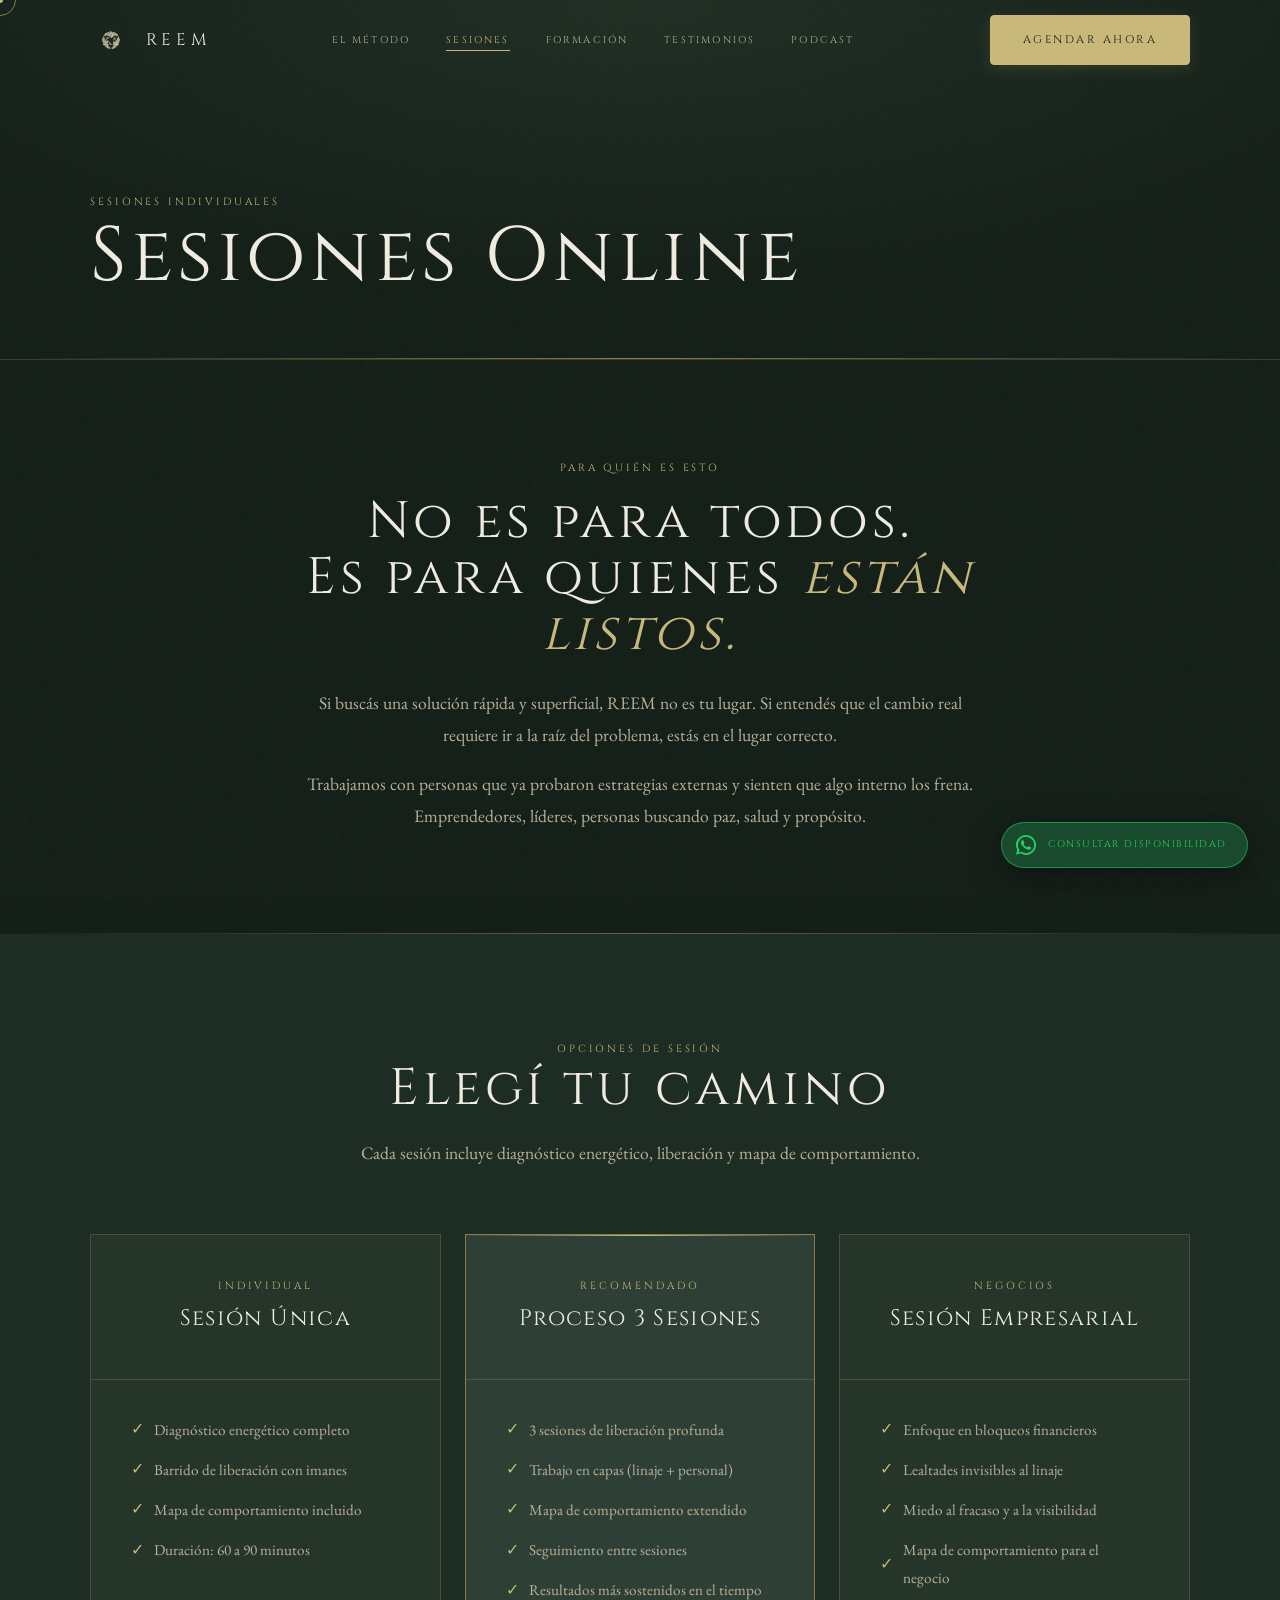
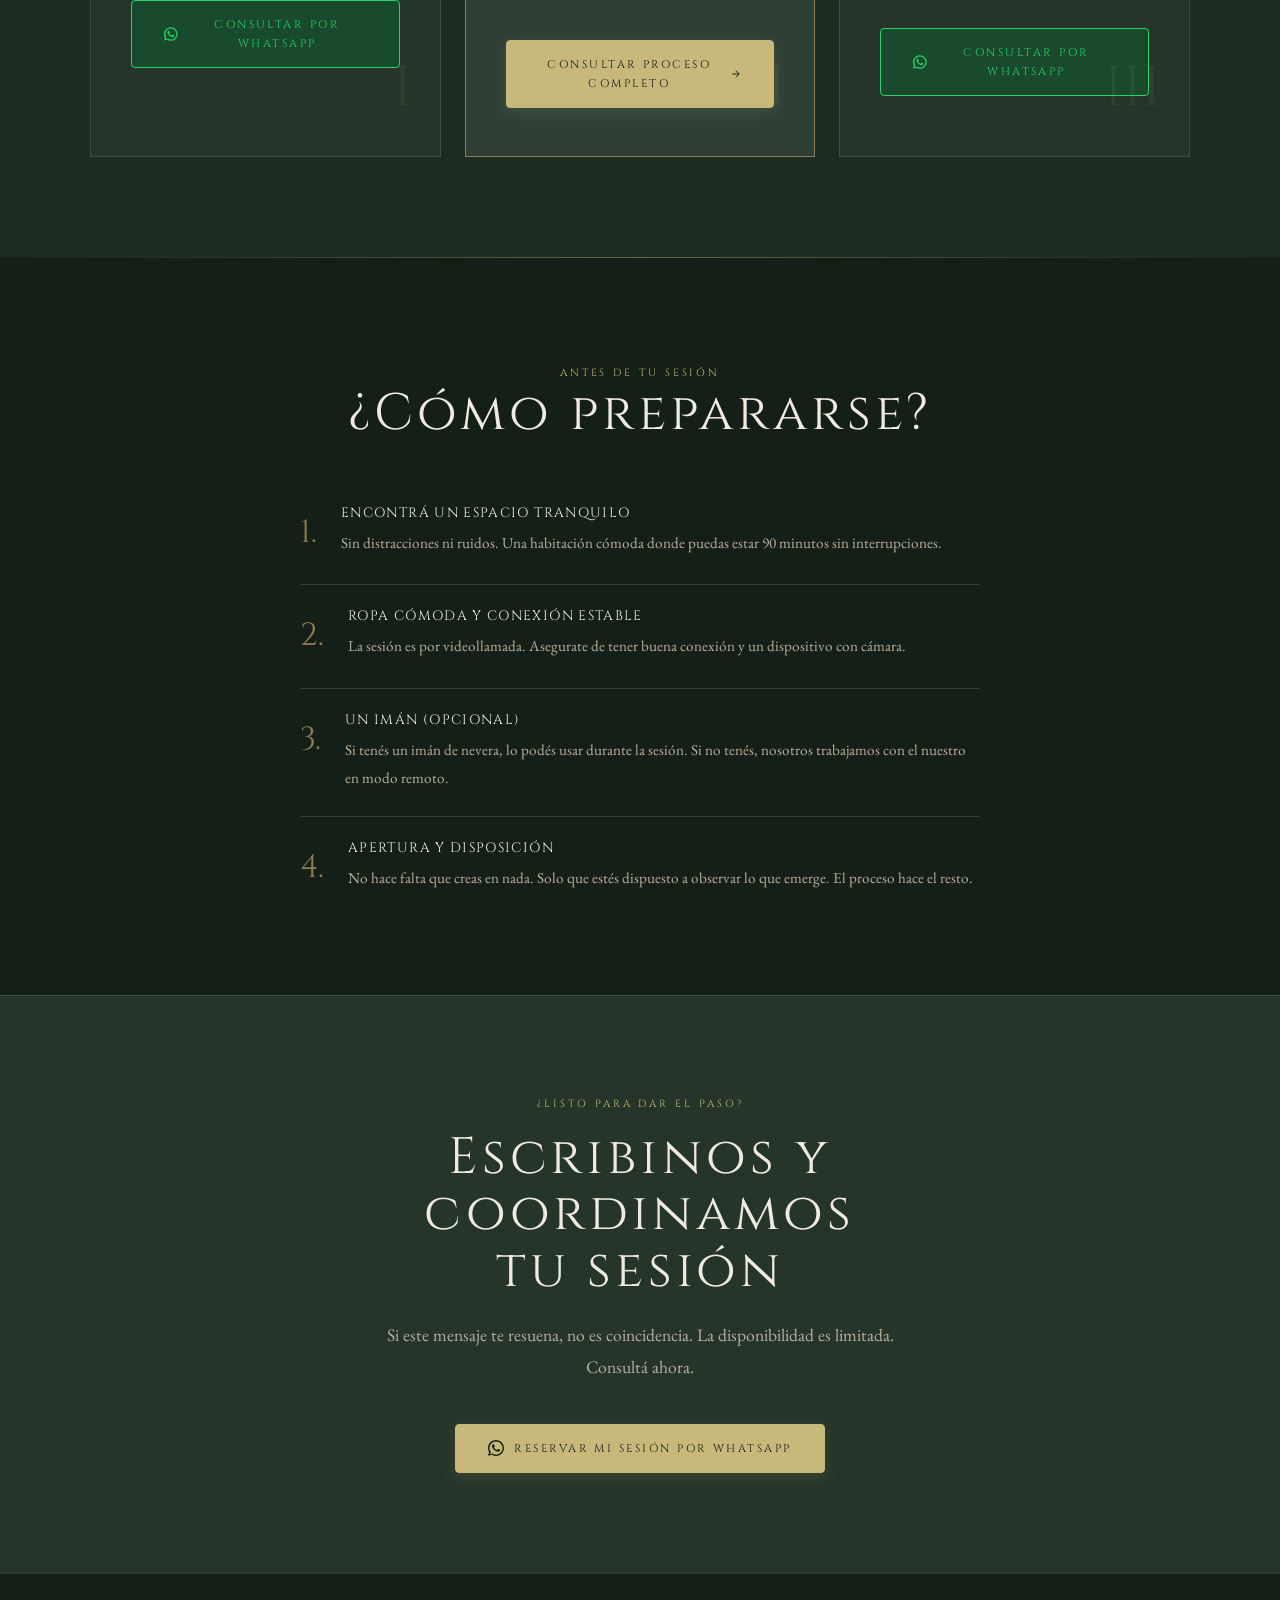
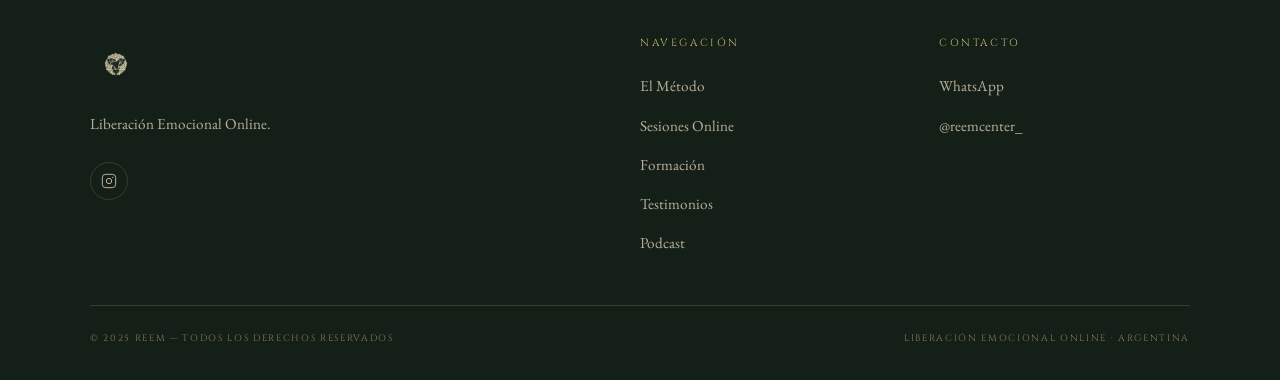
<file: sesiones.html>
<!DOCTYPE html>
<html lang="es">
<head>
  <meta charset="UTF-8" />
  <meta name="viewport" content="width=device-width, initial-scale=1.0" />
  <title>Sesiones Online — REEM Liberación Emocional</title>
  <meta name="description" content="Reservá tu sesión de Liberación Emocional Online con REEM. Diagnóstico energético, barrido con imanes y mapa de comportamiento." />
  <meta name="keywords" content="sesiones liberación emocional, sesión online biomagnetismo, código emocional, terapia emocional online, liberación energética, REEM sesión" />
  <meta name="author" content="REEM" />
  <meta name="robots" content="index, follow" />
  <link rel="canonical" href="https://reem.com.ar/sesiones.html" />

  <!-- Open Graph / Facebook -->
  <meta property="og:type" content="website" />
  <meta property="og:url" content="https://reem.com.ar/sesiones.html" />
  <meta property="og:title" content="Sesiones Online — REEM Liberación Emocional" />
  <meta property="og:description" content="Reservá tu sesión de Liberación Emocional Online. Diagnóstico energético, barrido con imanes y mapa de comportamiento." />
  <meta property="og:image" content="https://reem.com.ar/assets/img/logo.png" />
  <meta property="og:locale" content="es_AR" />
  <meta property="og:site_name" content="REEM" />

  <!-- Twitter -->
  <meta name="twitter:card" content="summary_large_image" />
  <meta name="twitter:url" content="https://reem.com.ar/sesiones.html" />
  <meta name="twitter:title" content="Sesiones Online — REEM Liberación Emocional" />
  <meta name="twitter:description" content="Reservá tu sesión de Liberación Emocional Online. Diagnóstico energético, barrido con imanes y mapa de comportamiento." />
  <meta name="twitter:image" content="https://reem.com.ar/assets/img/logo.png" />

  <!-- Theme & PWA -->
  <meta name="theme-color" content="#141f18" />
  <meta name="apple-mobile-web-app-capable" content="yes" />
  <meta name="apple-mobile-web-app-status-bar-style" content="black-translucent" />
  <meta name="apple-mobile-web-app-title" content="REEM" />

  <!-- Preconnect for performance -->
  <link rel="preconnect" href="https://fonts.googleapis.com" />
  <link rel="preconnect" href="https://fonts.gstatic.com" crossorigin />
  <link rel="dns-prefetch" href="https://wa.me" />

  <!-- Favicon -->
  <link rel="icon" type="image/png" sizes="32x32" href="assets/img/logo.png" />
  <link rel="icon" type="image/png" sizes="16x16" href="assets/img/logo.png" />
  <link rel="apple-touch-icon" sizes="180x180" href="assets/img/logo.png" />
  <link rel="manifest" href="manifest.json" />

  <!-- Styles -->
  <link rel="stylesheet" href="assets/css/style.css" />

  <!-- Schema.org Structured Data -->
  <script type="application/ld+json">
  {
    "@context": "https://schema.org",
    "@type": "Service",
    "name": "Sesiones de Liberación Emocional Online",
    "provider": {
      "@type": "Organization",
      "name": "REEM"
    },
    "description": "Sesiones de Liberación Emocional Online con diagnóstico energético, barrido con imanes y mapa de comportamiento.",
    "areaServed": "Worldwide",
    "availableChannel": {
      "@type": "ServiceChannel",
      "serviceUrl": "https://reem.com.ar/sesiones.html"
    }
  }
  </script>
</head>
<body>
  <div class="cursor-dot"></div>
  <div class="cursor-ring"></div>
  <a class="wa-float" href="https://wa.me/+5493513995002" target="_blank" rel="noopener">
    <svg xmlns="http://www.w3.org/2000/svg" width="20" height="20" fill="currentColor" viewBox="0 0 24 24"><path d="M17.472 14.382c-.297-.149-1.758-.867-2.03-.967-.273-.099-.471-.148-.67.15-.197.297-.767.966-.94 1.164-.173.199-.347.223-.644.075-.297-.15-1.255-.463-2.39-1.475-.883-.788-1.48-1.761-1.653-2.059-.173-.297-.018-.458.13-.606.134-.133.298-.347.446-.52.149-.174.198-.298.298-.497.099-.198.05-.371-.025-.52-.075-.149-.669-1.612-.916-2.207-.242-.579-.487-.5-.669-.51-.173-.008-.371-.01-.57-.01-.198 0-.52.074-.792.372-.272.297-1.04 1.016-1.04 2.479 0 1.462 1.065 2.875 1.213 3.074.149.198 2.096 3.2 5.077 4.487.709.306 1.262.489 1.694.625.712.227 1.36.195 1.871.118.571-.085 1.758-.719 2.006-1.413.248-.694.248-1.289.173-1.413-.074-.124-.272-.198-.57-.347z"/><path d="M12 0C5.373 0 0 5.373 0 12c0 2.127.558 4.122 1.531 5.849L.061 23.5l5.793-1.519A11.944 11.944 0 0 0 12 24c6.627 0 12-5.373 12-12S18.627 0 12 0zm0 21.818a9.818 9.818 0 0 1-5.006-1.374l-.359-.213-3.44.902.918-3.354-.234-.374A9.818 9.818 0 0 1 12 2.182c5.425 0 9.818 4.393 9.818 9.818S17.425 21.818 12 21.818z"/></svg>
    <span>Consultar Disponibilidad</span>
  </a>

  <header class="nav">
    <div class="container nav__inner">
      <a class="nav__logo" href="index.html"><img src="assets/img/logo.png" alt="REEM" /><span class="nav__logo-text">REEM</span></a>
      <nav class="nav__links">
        <a href="metodo.html">El Método</a>
        <a href="sesiones.html" class="active">Sesiones</a>
        <a href="formacion.html">Formación</a>
        <a href="testimonios.html">Testimonios</a>
        <a href="podcast.html">Podcast</a>
      </nav>
      <a class="btn btn-solid nav__cta" href="https://wa.me/+5493513995002" target="_blank">Agendar Ahora</a>
      <button class="nav__burger" aria-label="Menú"><span></span><span></span><span></span></button>
    </div>
  </header>
  <nav class="nav__mobile">
    <a href="metodo.html">El Método</a><a href="sesiones.html">Sesiones</a><a href="formacion.html">Formación</a><a href="testimonios.html">Testimonios</a><a href="podcast.html">Podcast</a>
    <a class="btn btn-solid" href="https://wa.me/+5493513995002" target="_blank" style="text-align:center">Agendar Ahora</a>
  </nav>

  <section class="page-hero">
    <div class="page-hero__bg"></div>
    <div class="container page-hero__content">
      <span class="label">Sesiones Individuales</span>
      <h1>Sesiones Online</h1>
    </div>
  </section>

  <!-- INTRO -->
  <section style="background:var(--bg-deep);">
    <div class="container">
      <div class="mw-text fade-in" style="text-align:center;">
        <span class="label" style="display:block;margin-bottom:16px;">Para quién es esto</span>
        <h2 style="margin-bottom:24px;">No es para todos.<br>Es para quienes <em style="color:var(--gold);font-style:italic;">están listos.</em></h2>
        <p style="color:var(--cream-dim);margin-bottom:16px;">Si buscás una solución rápida y superficial, REEM no es tu lugar. Si entendés que el cambio real requiere ir a la raíz del problema, estás en el lugar correcto.</p>
        <p style="color:var(--cream-dim);">Trabajamos con personas que ya probaron estrategias externas y sienten que algo interno los frena. Emprendedores, líderes, personas buscando paz, salud y propósito.</p>
      </div>
    </div>
  </section>

  <div class="divider"></div>

  <!-- OPCIONES -->
  <section style="background:var(--bg);">
    <div class="container">
      <div class="section-header fade-in">
        <span class="label">Opciones de sesión</span>
        <h2>Elegí tu camino</h2>
        <p>Cada sesión incluye diagnóstico energético, liberación y mapa de comportamiento.</p>
      </div>
      <div class="sessions-grid">
        <!-- SESION 1 -->
        <div class="card fade-in" style="text-align:center;">
          <div style="border-bottom:1px solid var(--border);margin:-48px -40px 36px;padding:36px 40px 32px;">
            <span class="label">Individual</span>
            <h3 style="font-size:1.4rem;margin-top:8px;">Sesión Única</h3>
          </div>
          <div style="display:flex;flex-direction:column;gap:12px;margin-bottom:36px;text-align:left;">
            <div style="display:flex;gap:10px;align-items:center;"><span style="color:var(--gold);">✓</span><p style="font-size:0.95rem;color:var(--cream-dim);">Diagnóstico energético completo</p></div>
            <div style="display:flex;gap:10px;align-items:center;"><span style="color:var(--gold);">✓</span><p style="font-size:0.95rem;color:var(--cream-dim);">Barrido de liberación con imanes</p></div>
            <div style="display:flex;gap:10px;align-items:center;"><span style="color:var(--gold);">✓</span><p style="font-size:0.95rem;color:var(--cream-dim);">Mapa de comportamiento incluido</p></div>
            <div style="display:flex;gap:10px;align-items:center;"><span style="color:var(--gold);">✓</span><p style="font-size:0.95rem;color:var(--cream-dim);">Duración: 60 a 90 minutos</p></div>
          </div>
          <a class="btn btn-wa" href="https://wa.me/+5493513995002?text=Hola%2C+quiero+consultar+disponibilidad+para+una+sesi%C3%B3n+%C3%BAnica+de+liberaci%C3%B3n+emocional." target="_blank" style="width:100%;justify-content:center;">
            <svg xmlns="http://www.w3.org/2000/svg" width="16" height="16" fill="currentColor" viewBox="0 0 24 24"><path d="M17.472 14.382c-.297-.149-1.758-.867-2.03-.967-.273-.099-.471-.148-.67.15-.197.297-.767.966-.94 1.164-.173.199-.347.223-.644.075-.297-.15-1.255-.463-2.39-1.475-.883-.788-1.48-1.761-1.653-2.059-.173-.297-.018-.458.13-.606.134-.133.298-.347.446-.52.149-.174.198-.298.298-.497.099-.198.05-.371-.025-.52-.075-.149-.669-1.612-.916-2.207-.242-.579-.487-.5-.669-.51-.173-.008-.371-.01-.57-.01-.198 0-.52.074-.792.372-.272.297-1.04 1.016-1.04 2.479 0 1.462 1.065 2.875 1.213 3.074.149.198 2.096 3.2 5.077 4.487.709.306 1.262.489 1.694.625.712.227 1.36.195 1.871.118.571-.085 1.758-.719 2.006-1.413.248-.694.248-1.289.173-1.413-.074-.124-.272-.198-.57-.347z"/><path d="M12 0C5.373 0 0 5.373 0 12c0 2.127.558 4.122 1.531 5.849L.061 23.5l5.793-1.519A11.944 11.944 0 0 0 12 24c6.627 0 12-5.373 12-12S18.627 0 12 0zm0 21.818a9.818 9.818 0 0 1-5.006-1.374l-.359-.213-3.44.902.918-3.354-.234-.374A9.818 9.818 0 0 1 12 2.182c5.425 0 9.818 4.393 9.818 9.818S17.425 21.818 12 21.818z"/></svg>
            Consultar por WhatsApp
          </a>
          <span class="card__num">I</span>
        </div>

        <!-- PROCESO -->
        <div class="card fade-in fade-in-delay-1" style="text-align:center;border-color:var(--gold-dim);background:var(--bg-hover);">
          <div style="position:absolute;top:-1px;left:0;right:0;height:2px;background:linear-gradient(to right,transparent,var(--gold),transparent);"></div>
          <div style="border-bottom:1px solid var(--border);margin:-48px -40px 36px;padding:36px 40px 32px;">
            <span class="label">Recomendado</span>
            <h3 style="font-size:1.4rem;margin-top:8px;">Proceso 3 Sesiones</h3>
          </div>
          <div style="display:flex;flex-direction:column;gap:12px;margin-bottom:36px;text-align:left;">
            <div style="display:flex;gap:10px;align-items:center;"><span style="color:var(--gold);">✓</span><p style="font-size:0.95rem;color:var(--cream-dim);">3 sesiones de liberación profunda</p></div>
            <div style="display:flex;gap:10px;align-items:center;"><span style="color:var(--gold);">✓</span><p style="font-size:0.95rem;color:var(--cream-dim);">Trabajo en capas (linaje + personal)</p></div>
            <div style="display:flex;gap:10px;align-items:center;"><span style="color:var(--gold);">✓</span><p style="font-size:0.95rem;color:var(--cream-dim);">Mapa de comportamiento extendido</p></div>
            <div style="display:flex;gap:10px;align-items:center;"><span style="color:var(--gold);">✓</span><p style="font-size:0.95rem;color:var(--cream-dim);">Seguimiento entre sesiones</p></div>
            <div style="display:flex;gap:10px;align-items:center;"><span style="color:var(--gold);">✓</span><p style="font-size:0.95rem;color:var(--cream-dim);">Resultados más sostenidos en el tiempo</p></div>
          </div>
          <a class="btn btn-solid" href="https://wa.me/+5493513995002?text=Hola%2C+quiero+info+sobre+el+proceso+de+3+sesiones+de+REEM." target="_blank" style="width:100%;justify-content:center;">
            Consultar Proceso Completo <svg xmlns="http://www.w3.org/2000/svg" width="16" height="16" fill="none" stroke="currentColor" stroke-width="2" viewBox="0 0 24 24"><path d="M5 12h14M12 5l7 7-7 7"/></svg>
          </a>
          <span class="card__num">II</span>
        </div>

        <!-- EMPRESARIAL -->
        <div class="card fade-in fade-in-delay-2" style="text-align:center;">
          <div style="border-bottom:1px solid var(--border);margin:-48px -40px 36px;padding:36px 40px 32px;">
            <span class="label">Negocios</span>
            <h3 style="font-size:1.4rem;margin-top:8px;">Sesión Empresarial</h3>
          </div>
          <div style="display:flex;flex-direction:column;gap:12px;margin-bottom:36px;text-align:left;">
            <div style="display:flex;gap:10px;align-items:center;"><span style="color:var(--gold);">✓</span><p style="font-size:0.95rem;color:var(--cream-dim);">Enfoque en bloqueos financieros</p></div>
            <div style="display:flex;gap:10px;align-items:center;"><span style="color:var(--gold);">✓</span><p style="font-size:0.95rem;color:var(--cream-dim);">Lealtades invisibles al linaje</p></div>
            <div style="display:flex;gap:10px;align-items:center;"><span style="color:var(--gold);">✓</span><p style="font-size:0.95rem;color:var(--cream-dim);">Miedo al fracaso y a la visibilidad</p></div>
            <div style="display:flex;gap:10px;align-items:center;"><span style="color:var(--gold);">✓</span><p style="font-size:0.95rem;color:var(--cream-dim);">Mapa de comportamiento para el negocio</p></div>
          </div>
          <a class="btn btn-wa" href="https://wa.me/+5493513995002?text=Hola%2C+quiero+info+sobre+la+sesi%C3%B3n+empresarial+de+REEM." target="_blank" style="width:100%;justify-content:center;">
            <svg xmlns="http://www.w3.org/2000/svg" width="16" height="16" fill="currentColor" viewBox="0 0 24 24"><path d="M17.472 14.382c-.297-.149-1.758-.867-2.03-.967-.273-.099-.471-.148-.67.15-.197.297-.767.966-.94 1.164-.173.199-.347.223-.644.075-.297-.15-1.255-.463-2.39-1.475-.883-.788-1.48-1.761-1.653-2.059-.173-.297-.018-.458.13-.606.134-.133.298-.347.446-.52.149-.174.198-.298.298-.497.099-.198.05-.371-.025-.52-.075-.149-.669-1.612-.916-2.207-.242-.579-.487-.5-.669-.51-.173-.008-.371-.01-.57-.01-.198 0-.52.074-.792.372-.272.297-1.04 1.016-1.04 2.479 0 1.462 1.065 2.875 1.213 3.074.149.198 2.096 3.2 5.077 4.487.709.306 1.262.489 1.694.625.712.227 1.36.195 1.871.118.571-.085 1.758-.719 2.006-1.413.248-.694.248-1.289.173-1.413-.074-.124-.272-.198-.57-.347z"/><path d="M12 0C5.373 0 0 5.373 0 12c0 2.127.558 4.122 1.531 5.849L.061 23.5l5.793-1.519A11.944 11.944 0 0 0 12 24c6.627 0 12-5.373 12-12S18.627 0 12 0zm0 21.818a9.818 9.818 0 0 1-5.006-1.374l-.359-.213-3.44.902.918-3.354-.234-.374A9.818 9.818 0 0 1 12 2.182c5.425 0 9.818 4.393 9.818 9.818S17.425 21.818 12 21.818z"/></svg>
            Consultar por WhatsApp
          </a>
          <span class="card__num">III</span>
        </div>
      </div>
    </div>
  </section>

  <div class="divider"></div>

  <!-- PREPARACIÓN -->
  <section style="background:var(--bg-deep);">
    <div class="container">
      <div class="mw-text">
        <div class="section-header fade-in">
          <span class="label">Antes de tu sesión</span>
          <h2>¿Cómo prepararse?</h2>
        </div>
        <div class="prep-list fade-in">
          <div style="display:flex;gap:24px;align-items:flex-start;border-bottom:1px solid var(--border);padding-bottom:24px;">
            <span style="font-family:var(--font-display);font-size:2rem;color:var(--gold-dim);flex-shrink:0;">1.</span>
            <div><h4 style="font-family:var(--font-display);font-size:0.85rem;letter-spacing:0.1em;text-transform:uppercase;margin-bottom:8px;">Encontrá un espacio tranquilo</h4><p style="color:var(--cream-dim);font-size:0.95rem;">Sin distracciones ni ruidos. Una habitación cómoda donde puedas estar 90 minutos sin interrupciones.</p></div>
          </div>
          <div style="display:flex;gap:24px;align-items:flex-start;border-bottom:1px solid var(--border);padding-bottom:24px;">
            <span style="font-family:var(--font-display);font-size:2rem;color:var(--gold-dim);flex-shrink:0;">2.</span>
            <div><h4 style="font-family:var(--font-display);font-size:0.85rem;letter-spacing:0.1em;text-transform:uppercase;margin-bottom:8px;">Ropa cómoda y conexión estable</h4><p style="color:var(--cream-dim);font-size:0.95rem;">La sesión es por videollamada. Asegurate de tener buena conexión y un dispositivo con cámara.</p></div>
          </div>
          <div style="display:flex;gap:24px;align-items:flex-start;border-bottom:1px solid var(--border);padding-bottom:24px;">
            <span style="font-family:var(--font-display);font-size:2rem;color:var(--gold-dim);flex-shrink:0;">3.</span>
            <div><h4 style="font-family:var(--font-display);font-size:0.85rem;letter-spacing:0.1em;text-transform:uppercase;margin-bottom:8px;">Un imán (opcional)</h4><p style="color:var(--cream-dim);font-size:0.95rem;">Si tenés un imán de nevera, lo podés usar durante la sesión. Si no tenés, nosotros trabajamos con el nuestro en modo remoto.</p></div>
          </div>
          <div style="display:flex;gap:24px;align-items:flex-start;">
            <span style="font-family:var(--font-display);font-size:2rem;color:var(--gold-dim);flex-shrink:0;">4.</span>
            <div><h4 style="font-family:var(--font-display);font-size:0.85rem;letter-spacing:0.1em;text-transform:uppercase;margin-bottom:8px;">Apertura y disposición</h4><p style="color:var(--cream-dim);font-size:0.95rem;">No hace falta que creas en nada. Solo que estés dispuesto a observar lo que emerge. El proceso hace el resto.</p></div>
          </div>
        </div>
      </div>
    </div>
  </section>

  <!-- CTA FINAL -->
  <section style="background:var(--bg-card);border-top:1px solid var(--border);text-align:center;">
    <div class="container">
      <div class="mw-cta fade-in">
        <span class="label" style="display:block;margin-bottom:16px;">¿Listo para dar el paso?</span>
        <h2 style="margin-bottom:20px;">Escribinos y coordinamos tu sesión</h2>
        <p style="color:var(--cream-dim);margin-bottom:40px;">Si este mensaje te resuena, no es coincidencia. La disponibilidad es limitada. Consultá ahora.</p>
        <a class="btn btn-solid" href="https://wa.me/+5493513995002?text=Hola%2C+quiero+agendar+una+sesi%C3%B3n+de+liberaci%C3%B3n+emocional+con+REEM." target="_blank">
          <svg xmlns="http://www.w3.org/2000/svg" width="16" height="16" fill="currentColor" viewBox="0 0 24 24"><path d="M17.472 14.382c-.297-.149-1.758-.867-2.03-.967-.273-.099-.471-.148-.67.15-.197.297-.767.966-.94 1.164-.173.199-.347.223-.644.075-.297-.15-1.255-.463-2.39-1.475-.883-.788-1.48-1.761-1.653-2.059-.173-.297-.018-.458.13-.606.134-.133.298-.347.446-.52.149-.174.198-.298.298-.497.099-.198.05-.371-.025-.52-.075-.149-.669-1.612-.916-2.207-.242-.579-.487-.5-.669-.51-.173-.008-.371-.01-.57-.01-.198 0-.52.074-.792.372-.272.297-1.04 1.016-1.04 2.479 0 1.462 1.065 2.875 1.213 3.074.149.198 2.096 3.2 5.077 4.487.709.306 1.262.489 1.694.625.712.227 1.36.195 1.871.118.571-.085 1.758-.719 2.006-1.413.248-.694.248-1.289.173-1.413-.074-.124-.272-.198-.57-.347z"/><path d="M12 0C5.373 0 0 5.373 0 12c0 2.127.558 4.122 1.531 5.849L.061 23.5l5.793-1.519A11.944 11.944 0 0 0 12 24c6.627 0 12-5.373 12-12S18.627 0 12 0zm0 21.818a9.818 9.818 0 0 1-5.006-1.374l-.359-.213-3.44.902.918-3.354-.234-.374A9.818 9.818 0 0 1 12 2.182c5.425 0 9.818 4.393 9.818 9.818S17.425 21.818 12 21.818z"/></svg>
          Reservar mi Sesión por WhatsApp
        </a>
      </div>
    </div>
  </section>

  <footer class="footer">
    <div class="container">
      <div class="footer__grid">
        <div class="footer__brand"><img src="assets/img/logo.png" alt="REEM Logo" width="52" height="52" loading="lazy" decoding="async" /><p>Liberación Emocional Online.</p><div class="footer__social"><a href="https://www.instagram.com/reemcenter_/" target="_blank" aria-label="Instagram"><svg xmlns="http://www.w3.org/2000/svg" width="16" height="16" fill="none" stroke="currentColor" stroke-width="1.5" viewBox="0 0 24 24"><rect x="2" y="2" width="20" height="20" rx="5" ry="5"/><circle cx="12" cy="12" r="4"/><circle cx="17.5" cy="6.5" r="1" fill="currentColor" stroke="none"/></svg></a></div></div>
        <div class="footer__col"><h4>Navegación</h4><ul><li><a href="metodo.html">El Método</a></li><li><a href="sesiones.html">Sesiones Online</a></li><li><a href="formacion.html">Formación</a></li><li><a href="testimonios.html">Testimonios</a></li><li><a href="podcast.html">Podcast</a></li></ul></div>
        <div class="footer__col"><h4>Contacto</h4><ul><li><a href="https://wa.me/+5493513995002" target="_blank">WhatsApp</a></li><li><a href="https://www.instagram.com/reemcenter_/" target="_blank">@reemcenter_</a></li></ul></div>
      </div>
      <div class="footer__bottom"><p>© 2025 REEM — Todos los derechos reservados</p><p>Liberación Emocional Online · Argentina</p></div>
    </div>
  </footer>
  <script src="assets/js/main.js"></script>
</body>
</html>
</file>
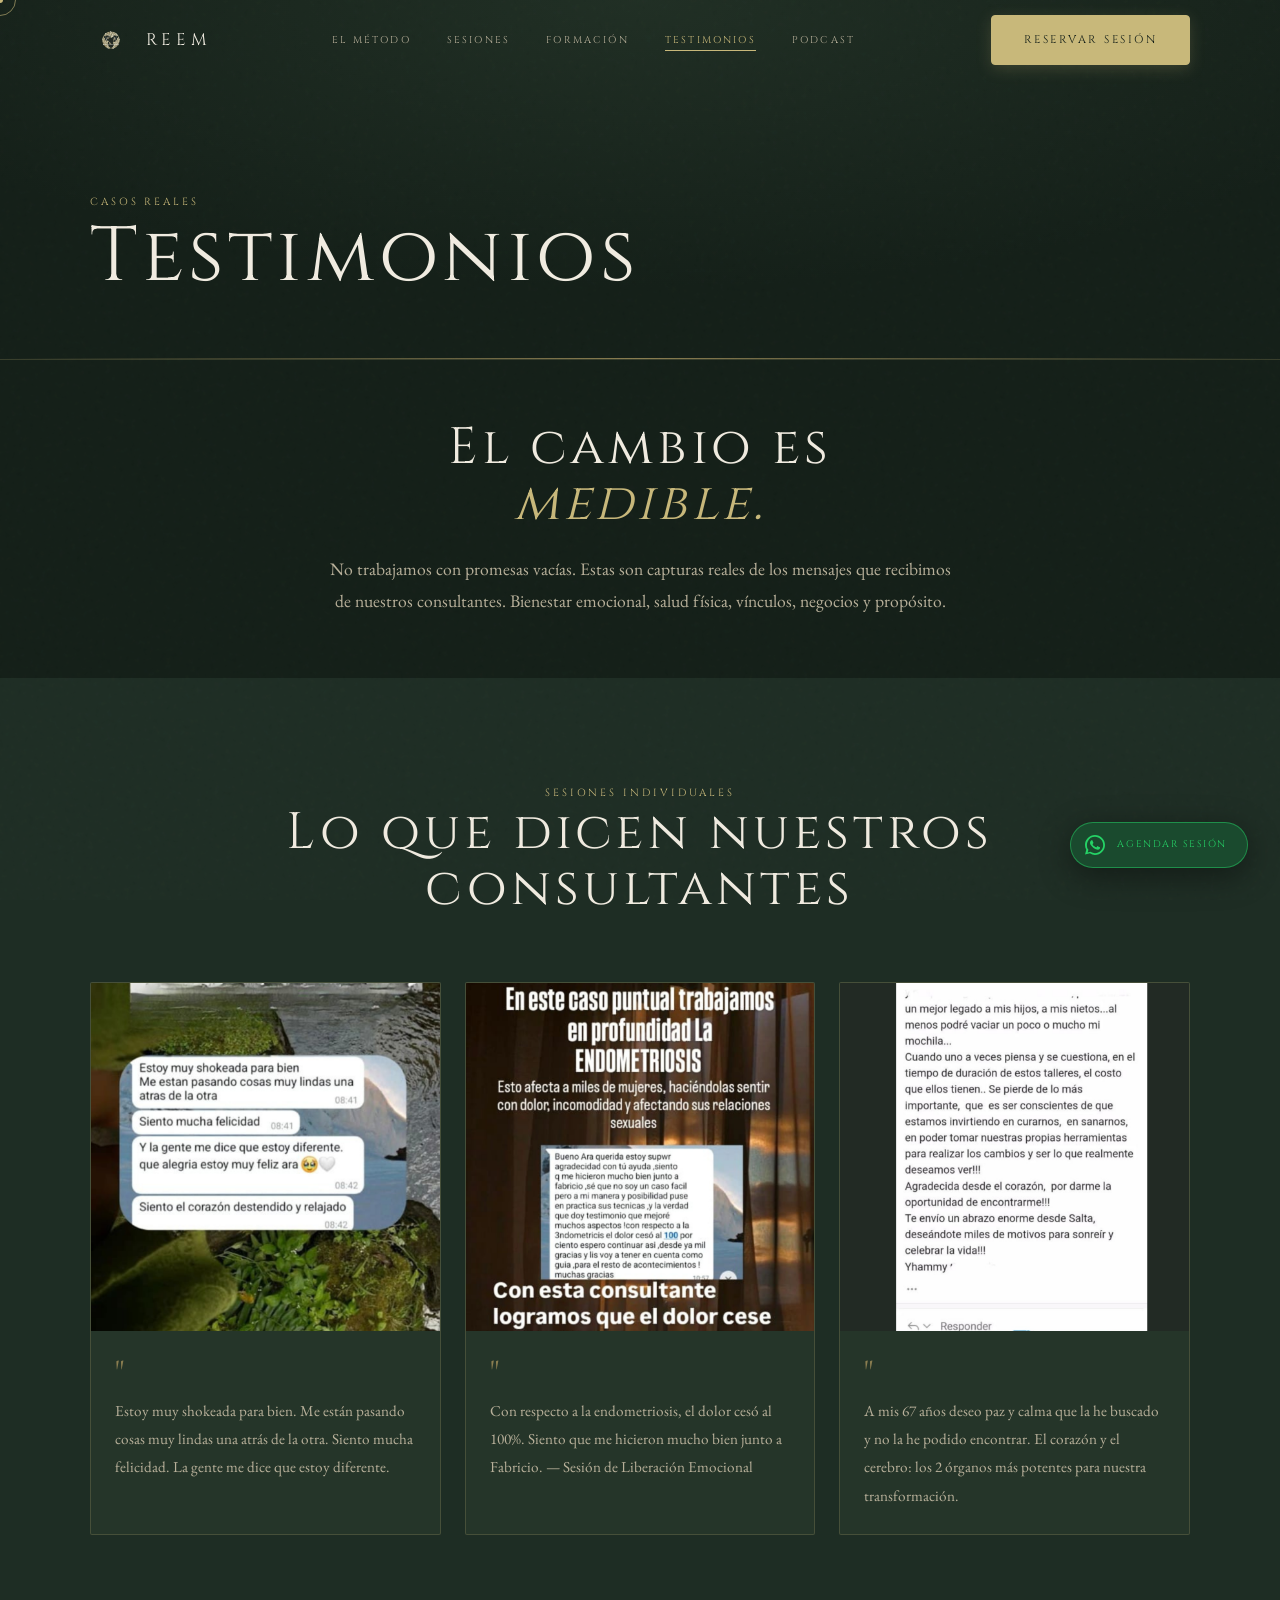
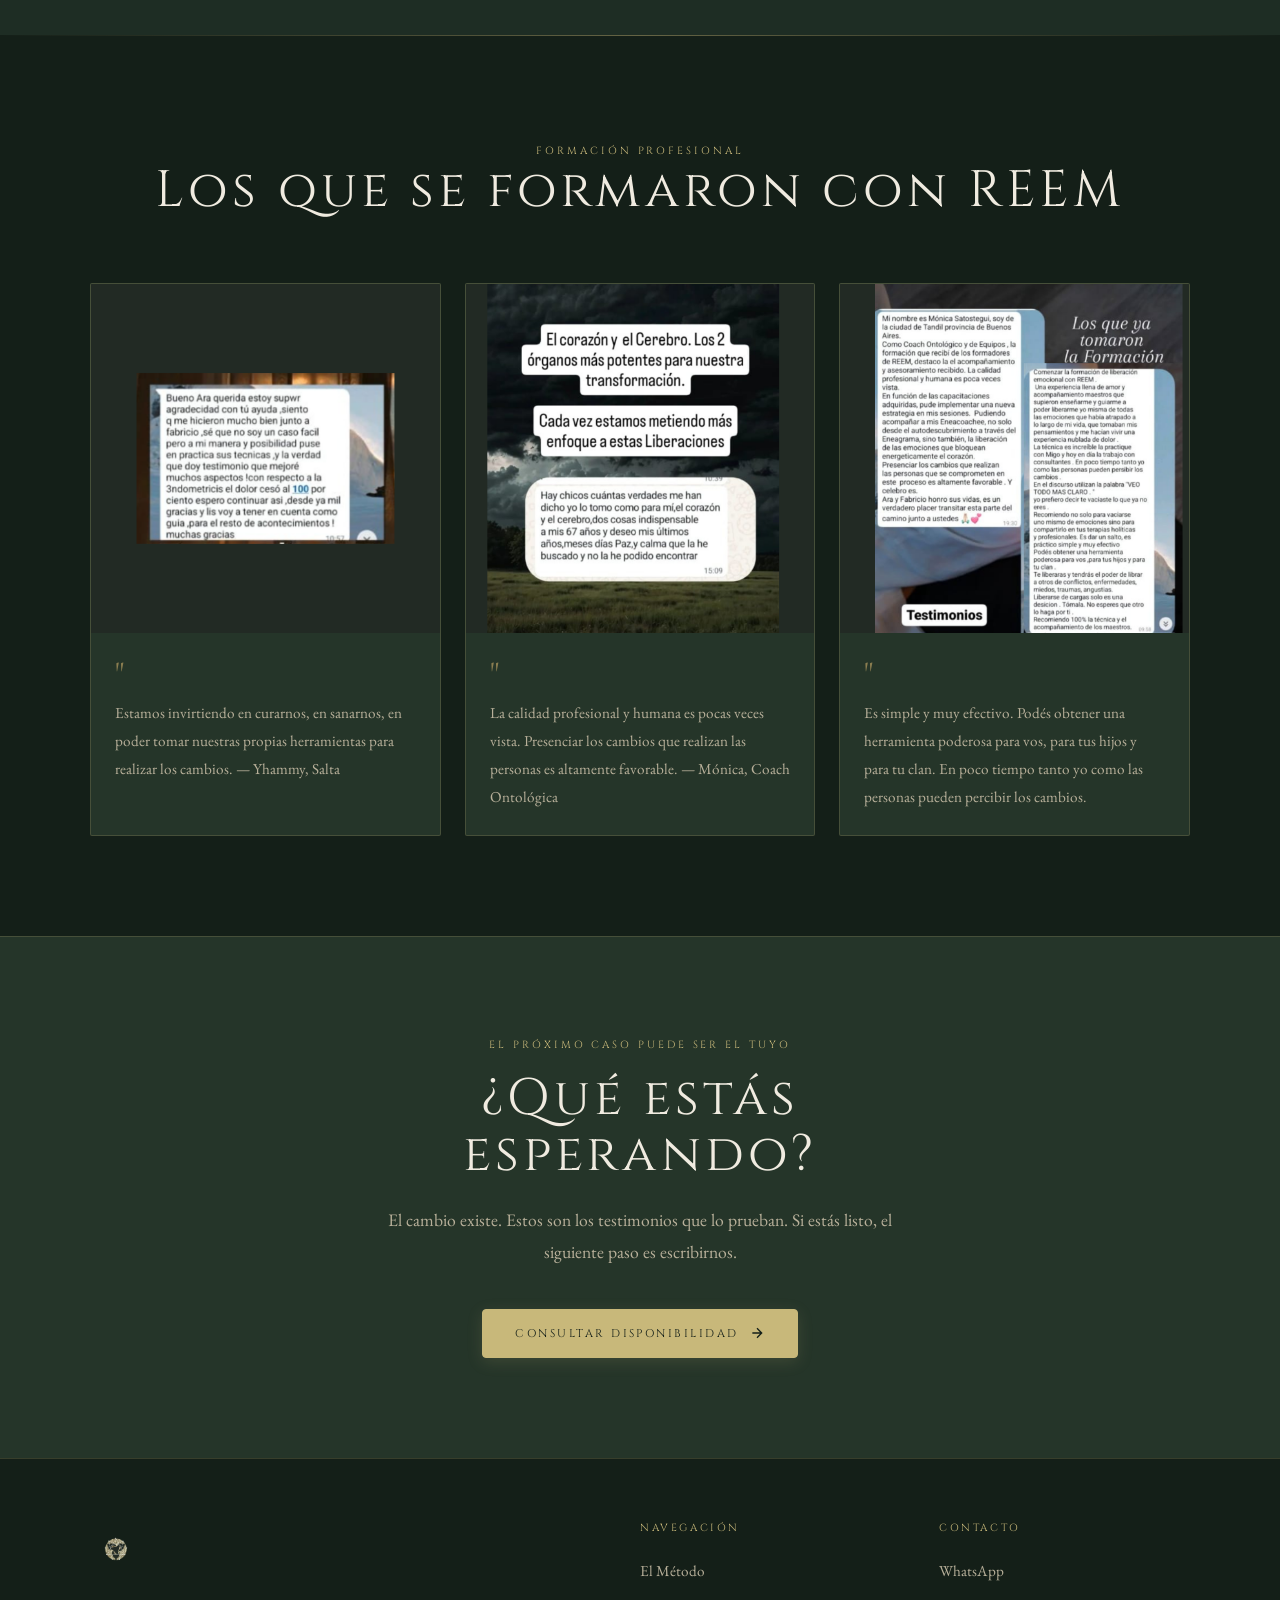
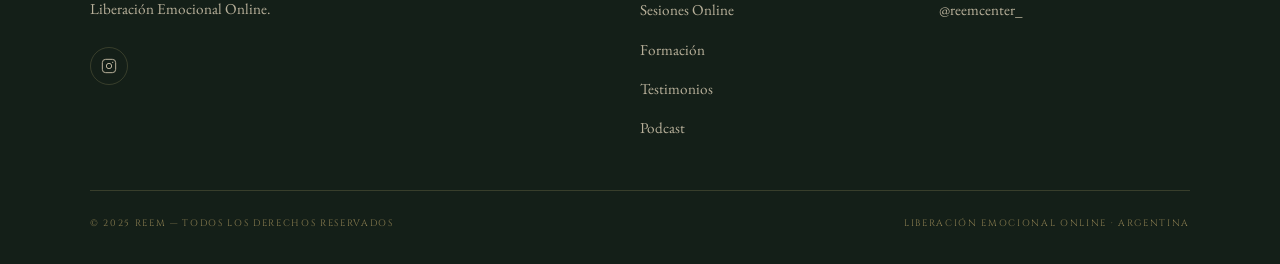
<file: testimonios.html>
<!DOCTYPE html>
<html lang="es">
<head>
  <meta charset="UTF-8" />
  <meta name="viewport" content="width=device-width, initial-scale=1.0" />
  <title>Testimonios — REEM Liberación Emocional</title>
  <meta name="description" content="Resultados reales de la Liberación Emocional con REEM. Testimonios de sesiones individuales y formaciones." />
  <meta name="keywords" content="testimonios liberación emocional, resultados REEM, casos reales biomagnetismo, experiencias código emocional" />
  <meta name="author" content="REEM" />
  <meta name="robots" content="index, follow" />
  <link rel="canonical" href="https://reem.com.ar/testimonios.html" />

  <!-- Open Graph / Facebook -->
  <meta property="og:type" content="website" />
  <meta property="og:url" content="https://reem.com.ar/testimonios.html" />
  <meta property="og:title" content="Testimonios — REEM Liberación Emocional" />
  <meta property="og:description" content="Resultados reales de la Liberación Emocional con REEM. Testimonios de sesiones individuales y formaciones." />
  <meta property="og:image" content="https://reem.com.ar/assets/img/logo.png" />
  <meta property="og:locale" content="es_AR" />
  <meta property="og:site_name" content="REEM" />

  <!-- Twitter -->
  <meta name="twitter:card" content="summary_large_image" />
  <meta name="twitter:url" content="https://reem.com.ar/testimonios.html" />
  <meta name="twitter:title" content="Testimonios — REEM Liberación Emocional" />
  <meta name="twitter:description" content="Resultados reales de la Liberación Emocional con REEM. Testimonios de sesiones individuales y formaciones." />
  <meta name="twitter:image" content="https://reem.com.ar/assets/img/logo.png" />

  <!-- Theme & PWA -->
  <meta name="theme-color" content="#141f18" />
  <meta name="apple-mobile-web-app-capable" content="yes" />
  <meta name="apple-mobile-web-app-status-bar-style" content="black-translucent" />
  <meta name="apple-mobile-web-app-title" content="REEM" />

  <!-- Preconnect for performance -->
  <link rel="preconnect" href="https://fonts.googleapis.com" />
  <link rel="preconnect" href="https://fonts.gstatic.com" crossorigin />
  <link rel="dns-prefetch" href="https://wa.me" />

  <!-- Favicon -->
  <link rel="icon" type="image/png" sizes="32x32" href="assets/img/logo.png" />
  <link rel="icon" type="image/png" sizes="16x16" href="assets/img/logo.png" />
  <link rel="apple-touch-icon" sizes="180x180" href="assets/img/logo.png" />
  <link rel="manifest" href="manifest.json" />

  <!-- Styles -->
  <link rel="stylesheet" href="assets/css/style.css" />
</head>
<body>
  <div class="cursor-dot"></div>
  <div class="cursor-ring"></div>
  <a class="wa-float" href="https://wa.me/+5493513995002" target="_blank" rel="noopener">
    <svg xmlns="http://www.w3.org/2000/svg" width="20" height="20" fill="currentColor" viewBox="0 0 24 24"><path d="M17.472 14.382c-.297-.149-1.758-.867-2.03-.967-.273-.099-.471-.148-.67.15-.197.297-.767.966-.94 1.164-.173.199-.347.223-.644.075-.297-.15-1.255-.463-2.39-1.475-.883-.788-1.48-1.761-1.653-2.059-.173-.297-.018-.458.13-.606.134-.133.298-.347.446-.52.149-.174.198-.298.298-.497.099-.198.05-.371-.025-.52-.075-.149-.669-1.612-.916-2.207-.242-.579-.487-.5-.669-.51-.173-.008-.371-.01-.57-.01-.198 0-.52.074-.792.372-.272.297-1.04 1.016-1.04 2.479 0 1.462 1.065 2.875 1.213 3.074.149.198 2.096 3.2 5.077 4.487.709.306 1.262.489 1.694.625.712.227 1.36.195 1.871.118.571-.085 1.758-.719 2.006-1.413.248-.694.248-1.289.173-1.413-.074-.124-.272-.198-.57-.347z"/><path d="M12 0C5.373 0 0 5.373 0 12c0 2.127.558 4.122 1.531 5.849L.061 23.5l5.793-1.519A11.944 11.944 0 0 0 12 24c6.627 0 12-5.373 12-12S18.627 0 12 0zm0 21.818a9.818 9.818 0 0 1-5.006-1.374l-.359-.213-3.44.902.918-3.354-.234-.374A9.818 9.818 0 0 1 12 2.182c5.425 0 9.818 4.393 9.818 9.818S17.425 21.818 12 21.818z"/></svg>
    <span>Agendar Sesión</span>
  </a>

  <header class="nav">
    <div class="container nav__inner">
      <a class="nav__logo" href="index.html"><img src="assets/img/logo.png" alt="REEM" /><span class="nav__logo-text">REEM</span></a>
      <nav class="nav__links">
        <a href="metodo.html">El Método</a>
        <a href="sesiones.html">Sesiones</a>
        <a href="formacion.html">Formación</a>
        <a href="testimonios.html" class="active">Testimonios</a>
        <a href="podcast.html">Podcast</a>
      </nav>
      <a class="btn btn-solid nav__cta" href="sesiones.html">Reservar Sesión</a>
      <button class="nav__burger" aria-label="Menú"><span></span><span></span><span></span></button>
    </div>
  </header>
  <nav class="nav__mobile">
    <a href="metodo.html">El Método</a><a href="sesiones.html">Sesiones</a><a href="formacion.html">Formación</a><a href="testimonios.html">Testimonios</a><a href="podcast.html">Podcast</a>
    <a class="btn btn-solid" href="sesiones.html" style="text-align:center">Reservar Sesión</a>
  </nav>

  <section class="page-hero">
    <div class="page-hero__bg"></div>
    <div class="container page-hero__content">
      <span class="label">Casos Reales</span>
      <h1>Testimonios</h1>
    </div>
  </section>

  <!-- INTRO -->
  <section style="background:var(--bg-deep);padding: 60px 0;">
    <div class="container">
      <div style="max-width:640px;margin:0 auto;text-align:center;" class="fade-in">
        <h2 style="margin-bottom:20px;">El cambio es <em style="color:var(--gold);font-style:italic;">medible.</em></h2>
        <p style="color:var(--cream-dim);">No trabajamos con promesas vacías. Estas son capturas reales de los mensajes que recibimos de nuestros consultantes. Bienestar emocional, salud física, vínculos, negocios y propósito.</p>
      </div>
    </div>
  </section>

  <!-- TESTIMONIOS GRID -->
  <section style="background:var(--bg);">
    <div class="container">
      <div class="section-header fade-in">
        <span class="label">Sesiones Individuales</span>
        <h2>Lo que dicen nuestros consultantes</h2>
      </div>
      <div class="testimonials-grid">
        <div class="testi-card fade-in">
          <img src="assets/img/testi-1.png" alt="Testimonio 1 REEM — Felicidad y cambios" loading="lazy" decoding="async" />
          <div class="testi-card__body">
            <div class="testi-card__quote">"</div>
            <p style="color:var(--cream-dim);font-size:0.95rem;">Estoy muy shokeada para bien. Me están pasando cosas muy lindas una atrás de la otra. Siento mucha felicidad. La gente me dice que estoy diferente.</p>
          </div>
        </div>
        <div class="testi-card fade-in fade-in-delay-1">
          <img src="assets/img/testi-2.png" alt="Testimonio endometriosis REEM" loading="lazy" decoding="async" />
          <div class="testi-card__body">
            <div class="testi-card__quote">"</div>
            <p style="color:var(--cream-dim);font-size:0.95rem;">Con respecto a la endometriosis, el dolor cesó al 100%. Siento que me hicieron mucho bien junto a Fabricio. — Sesión de Liberación Emocional</p>
          </div>
        </div>
        <div class="testi-card fade-in fade-in-delay-2">
          <img src="assets/img/testi-4.png" alt="Testimonio corazón y cerebro REEM" loading="lazy" decoding="async" />
          <div class="testi-card__body">
            <div class="testi-card__quote">"</div>
            <p style="color:var(--cream-dim);font-size:0.95rem;">A mis 67 años deseo paz y calma que la he buscado y no la he podido encontrar. El corazón y el cerebro: los 2 órganos más potentes para nuestra transformación.</p>
          </div>
        </div>
      </div>
    </div>
  </section>

  <div class="divider"></div>

  <!-- TESTIMONIOS FORMACIÓN -->
  <section style="background:var(--bg-deep);">
    <div class="container">
      <div class="section-header fade-in">
        <span class="label">Formación Profesional</span>
        <h2>Los que se formaron con REEM</h2>
      </div>
      <div class="testimonials-grid">
        <div class="testi-card fade-in">
          <img src="assets/img/testi-3.png" alt="Testimonio formación REEM Salta" loading="lazy" decoding="async" />
          <div class="testi-card__body">
            <div class="testi-card__quote">"</div>
            <p style="color:var(--cream-dim);font-size:0.95rem;">Estamos invirtiendo en curarnos, en sanarnos, en poder tomar nuestras propias herramientas para realizar los cambios. — Yhammy, Salta</p>
          </div>
        </div>
        <div class="testi-card fade-in fade-in-delay-1">
          <img src="assets/img/testi-5.png" alt="Testimonio coach ontológica REEM" loading="lazy" decoding="async" />
          <div class="testi-card__body">
            <div class="testi-card__quote">"</div>
            <p style="color:var(--cream-dim);font-size:0.95rem;">La calidad profesional y humana es pocas veces vista. Presenciar los cambios que realizan las personas es altamente favorable. — Mónica, Coach Ontológica</p>
          </div>
        </div>
        <div class="testi-card fade-in fade-in-delay-2">
          <img src="assets/img/testi-6.png" alt="Testimonio formación completa REEM" loading="lazy" decoding="async" />
          <div class="testi-card__body">
            <div class="testi-card__quote">"</div>
            <p style="color:var(--cream-dim);font-size:0.95rem;">Es simple y muy efectivo. Podés obtener una herramienta poderosa para vos, para tus hijos y para tu clan. En poco tiempo tanto yo como las personas pueden percibir los cambios.</p>
          </div>
        </div>
      </div>
    </div>
  </section>

  <!-- CTA -->
  <section style="background:var(--bg-card);border-top:1px solid var(--border);text-align:center;">
    <div class="container">
      <div style="max-width:520px;margin:0 auto;" class="fade-in">
        <span class="label" style="display:block;margin-bottom:16px;">El próximo caso puede ser el tuyo</span>
        <h2 style="margin-bottom:20px;">¿Qué estás esperando?</h2>
        <p style="color:var(--cream-dim);margin-bottom:40px;">El cambio existe. Estos son los testimonios que lo prueban. Si estás listo, el siguiente paso es escribirnos.</p>
        <a class="btn btn-solid" href="https://wa.me/+5493513995002" target="_blank">Consultar disponibilidad<svg xmlns="http://www.w3.org/2000/svg" width="16" height="16" fill="none" stroke="currentColor" stroke-width="2" viewBox="0 0 24 24"><path d="M5 12h14M12 5l7 7-7 7"/></svg></a>
      </div>
    </div>
  </section>

  <footer class="footer">
    <div class="container">
      <div class="footer__grid">
        <div class="footer__brand"><img src="assets/img/logo.png" alt="REEM Logo" width="52" height="52" loading="lazy" decoding="async" /><p>Liberación Emocional Online.</p><div class="footer__social"><a href="https://www.instagram.com/reemcenter_/" target="_blank" aria-label="Instagram"><svg xmlns="http://www.w3.org/2000/svg" width="16" height="16" fill="none" stroke="currentColor" stroke-width="1.5" viewBox="0 0 24 24"><rect x="2" y="2" width="20" height="20" rx="5" ry="5"/><circle cx="12" cy="12" r="4"/><circle cx="17.5" cy="6.5" r="1" fill="currentColor" stroke="none"/></svg></a></div></div>
        <div class="footer__col"><h4>Navegación</h4><ul><li><a href="metodo.html">El Método</a></li><li><a href="sesiones.html">Sesiones Online</a></li><li><a href="formacion.html">Formación</a></li><li><a href="testimonios.html">Testimonios</a></li><li><a href="podcast.html">Podcast</a></li></ul></div>
        <div class="footer__col"><h4>Contacto</h4><ul><li><a href="https://wa.me/+5493513995002" target="_blank">WhatsApp</a></li><li><a href="https://www.instagram.com/reemcenter_/" target="_blank">@reemcenter_</a></li></ul></div>
      </div>
      <div class="footer__bottom"><p>© 2025 REEM — Todos los derechos reservados</p><p>Liberación Emocional Online · Argentina</p></div>
    </div>
  </footer>
  <script src="assets/js/main.js"></script>
</body>
</html>
</file>
<file: assets/css/style.css>
/* ============================================
   REEM — Global Stylesheet
   Aesthetic: Luxury Dark Mystic
   ============================================ */

@import url('https://fonts.googleapis.com/css2?family=Cormorant+Garamond:ital,wght@0,300;0,400;0,500;0,600;1,300;1,400&family=Cinzel:wght@400;500;600&family=EB+Garamond:ital,wght@0,400;0,500;1,400&display=swap');

/* ---- VARIABLES ---- */
:root {
  --bg:          #1e2d24;
  --bg-deep:     #141f18;
  --bg-card:     #253529;
  --bg-hover:    #2e4035;
  --gold:        #c8b87a;
  --gold-light:  #e0d09a;
  --gold-dim:    #8a7d50;
  --cream:       #f0ebe0;
  --cream-dim:   #b8b09a;
  --white:       #ffffff;
  --border:      rgba(200, 184, 122, 0.2);
  --border-strong: rgba(200, 184, 122, 0.45);
  --shadow:      0 20px 60px rgba(0,0,0,0.5);
  --shadow-gold: 0 0 40px rgba(200, 184, 122, 0.12);

  --font-display: 'Cinzel', serif;
  --font-body:    'Cormorant Garamond', serif;
  --font-text:    'EB Garamond', serif;

  --nav-h: 80px;
  --section-pad: 100px;
  --max-w: 1180px;
  --radius: 4px;

  --transition: 0.4s cubic-bezier(0.25, 0.46, 0.45, 0.94);
}

/* ---- RESET ---- */
*, *::before, *::after { box-sizing: border-box; margin: 0; padding: 0; }
html { scroll-behavior: smooth; font-size: 16px; }
body {
  font-family: var(--font-body);
  background-color: var(--bg-deep);
  color: var(--cream);
  line-height: 1.7;
  overflow-x: hidden;
  cursor: none;
}
img { max-width: 100%; height: auto; display: block; }
a { text-decoration: none; color: inherit; }
ul { list-style: none; }
button { font-family: inherit; cursor: none; }

/* ---- CUSTOM CURSOR ---- */
.cursor-dot,
.cursor-ring {
  position: fixed;
  border-radius: 50%;
  pointer-events: none;
  z-index: 9999;
  transform: translate(-50%, -50%);
  transition: opacity 0.3s;
}
.cursor-dot {
  width: 6px; height: 6px;
  background: var(--gold);
}
.cursor-ring {
  width: 32px; height: 32px;
  border: 1px solid rgba(200,184,122,0.6);
  transition: transform 0.15s ease, width 0.3s, height 0.3s, border-color 0.3s;
}
.cursor-ring.hover {
  width: 56px; height: 56px;
  border-color: var(--gold);
  background: rgba(200,184,122,0.06);
}

/* ---- SCROLLBAR ---- */
::-webkit-scrollbar { width: 5px; }
::-webkit-scrollbar-track { background: var(--bg-deep); }
::-webkit-scrollbar-thumb { background: var(--gold-dim); border-radius: 10px; }

/* ---- NOISE OVERLAY ---- */
body::before {
  content: '';
  position: fixed; inset: 0;
  background-image: url("data:image/svg+xml,%3Csvg viewBox='0 0 200 200' xmlns='http://www.w3.org/2000/svg'%3E%3Cfilter id='n'%3E%3CfeTurbulence type='fractalNoise' baseFrequency='0.75' numOctaves='4' stitchTiles='stitch'/%3E%3C/filter%3E%3Crect width='100%25' height='100%25' filter='url(%23n)' opacity='0.04'/%3E%3C/svg%3E");
  pointer-events: none;
  z-index: 1;
  opacity: 0.5;
}

/* ---- TYPOGRAPHY ---- */
h1, h2, h3, h4 { font-family: var(--font-display); font-weight: 400; line-height: 1.1; }
h1 { font-size: clamp(2.8rem, 6vw, 5.5rem); letter-spacing: 0.06em; }
h2 { font-size: clamp(2rem, 4vw, 3.2rem); letter-spacing: 0.08em; }
h3 { font-size: clamp(1.3rem, 2.5vw, 1.8rem); letter-spacing: 0.06em; }
p { font-family: var(--font-text); font-size: 1.1rem; font-weight: 400; line-height: 1.85; }

.label {
  font-family: var(--font-display);
  font-size: 0.65rem;
  letter-spacing: 0.28em;
  text-transform: uppercase;
  color: var(--gold);
}
.gold { color: var(--gold); }
.cream { color: var(--cream); }

/* ---- LAYOUT ---- */
.container {
  width: 100%;
  max-width: var(--max-w);
  margin: 0 auto;
  padding: 0 40px;
}
section { padding: var(--section-pad) 0; position: relative; }

/* ---- DECORATIVE LINE ---- */
.dec-line {
  display: flex;
  align-items: center;
  gap: 16px;
  margin-bottom: 20px;
}
.dec-line::before, .dec-line::after {
  content: '';
  height: 1px;
  flex: 1;
  background: linear-gradient(to right, transparent, var(--gold-dim));
}
.dec-line::before { background: linear-gradient(to left, transparent, var(--gold-dim)); }

/* ---- BUTTONS ---- */
.btn {
  display: inline-flex;
  align-items: center;
  gap: 10px;
  padding: 14px 32px;
  font-family: var(--font-display);
  font-size: 0.7rem;
  letter-spacing: 0.22em;
  text-transform: uppercase;
  border: 1px solid var(--gold);
  color: var(--gold);
  background: transparent;
  border-radius: var(--radius);
  transition: var(--transition);
  position: relative;
  overflow: hidden;
}
.btn::before {
  content: '';
  position: absolute;
  inset: 0;
  background: var(--gold);
  transform: scaleX(0);
  transform-origin: left;
  transition: transform 0.4s cubic-bezier(0.25, 0.46, 0.45, 0.94);
  z-index: -1;
}
.btn:hover::before { transform: scaleX(1); }
.btn:hover { color: var(--bg-deep); }

.btn-solid {
  background: var(--gold);
  color: var(--bg-deep);
}
.btn-solid::before { background: var(--gold-light); }
.btn-solid:hover { color: var(--bg-deep); }

.btn-wa {
  background: #1a4a2e;
  border-color: #25D366;
  color: #25D366;
}
.btn-wa::before { background: #25D366; }
.btn-wa:hover { color: var(--bg-deep); }

.btn svg { transition: transform 0.3s; }
.btn:hover svg { transform: translateX(4px); }

/* ---- NAV ---- */
.nav {
  position: fixed;
  top: 0; left: 0; right: 0;
  height: var(--nav-h);
  z-index: 1000;
  transition: background 0.4s, border-bottom 0.4s;
}
.nav.scrolled {
  background: rgba(20, 31, 24, 0.92);
  backdrop-filter: blur(20px);
  border-bottom: 1px solid var(--border);
}
.nav__inner {
  display: flex;
  align-items: center;
  justify-content: space-between;
  height: 100%;
}
.nav__logo {
  display: flex;
  align-items: center;
  gap: 14px;
}
.nav__logo img {
  width: 42px;
  height: 42px;
  object-fit: contain;
}
.nav__logo-text {
  font-family: var(--font-display);
  font-size: 1.05rem;
  letter-spacing: 0.3em;
  color: var(--cream);
}
.nav__links {
  display: flex;
  align-items: center;
  gap: 36px;
}
.nav__links a {
  font-family: var(--font-display);
  font-size: 0.62rem;
  letter-spacing: 0.22em;
  text-transform: uppercase;
  color: var(--cream-dim);
  transition: color 0.3s;
  position: relative;
}
.nav__links a::after {
  content: '';
  position: absolute;
  bottom: -3px; left: 0;
  width: 0; height: 1px;
  background: var(--gold);
  transition: width 0.3s;
}
.nav__links a:hover, .nav__links a.active { color: var(--gold); }
.nav__links a:hover::after, .nav__links a.active::after { width: 100%; }

.nav__cta { margin-left: 16px; }

.nav__burger {
  display: none;
  flex-direction: column;
  gap: 5px;
  background: none;
  border: none;
  padding: 8px;
}
.nav__burger span {
  display: block;
  width: 24px; height: 1px;
  background: var(--cream);
  transition: var(--transition);
}
.nav__burger.open span:nth-child(1) { transform: translateY(6px) rotate(45deg); }
.nav__burger.open span:nth-child(2) { opacity: 0; }
.nav__burger.open span:nth-child(3) { transform: translateY(-6px) rotate(-45deg); }

.nav__mobile {
  display: none;
  position: fixed;
  top: var(--nav-h); left: 0; right: 0;
  background: rgba(20, 31, 24, 0.98);
  backdrop-filter: blur(20px);
  border-bottom: 1px solid var(--border);
  padding: 32px 40px;
  flex-direction: column;
  gap: 24px;
  z-index: 999;
}
.nav__mobile.open { display: flex; }
.nav__mobile a:not(.btn) {
  font-family: var(--font-display);
  font-size: 0.75rem;
  letter-spacing: 0.22em;
  text-transform: uppercase;
  color: var(--cream-dim);
  transition: color 0.3s;
}
.nav__mobile a:not(.btn):hover { color: var(--gold); }
.nav__mobile .btn { margin-top: 8px; }

/* ---- HERO ---- */
.hero {
  min-height: 100vh;
  display: flex;
  align-items: center;
  position: relative;
  overflow: hidden;
  padding-top: var(--nav-h);
}
.hero__bg {
  position: absolute;
  inset: 0;
  background: radial-gradient(ellipse 70% 70% at 65% 40%, rgba(37, 53, 41, 0.8) 0%, var(--bg-deep) 70%);
  z-index: 0;
}
.hero__geometry {
  position: absolute;
  right: -5%;
  top: 50%;
  transform: translateY(-50%);
  width: clamp(340px, 45vw, 620px);
  opacity: 0.12;
  animation: slowRotate 60s linear infinite;
  z-index: 0;
}
@keyframes slowRotate { to { transform: translateY(-50%) rotate(360deg); } }

.hero__content {
  position: relative;
  z-index: 2;
  max-width: 640px;
}
.hero__eyebrow {
  display: flex;
  align-items: center;
  gap: 16px;
  margin-bottom: 28px;
}
.hero__eyebrow .label { color: var(--gold); }
.hero__eyebrow-line {
  width: 48px; height: 1px;
  background: var(--gold-dim);
}
.hero h1 { margin-bottom: 24px; color: var(--cream); }
.hero h1 em { font-style: italic; color: var(--gold); }
.hero__sub {
  font-size: 1.15rem;
  color: var(--cream-dim);
  margin-bottom: 48px;
  max-width: 500px;
  line-height: 1.9;
}
.hero__actions { display: flex; gap: 16px; flex-wrap: wrap; }
.hero__scroll {
  position: absolute;
  bottom: 36px;
  left: 50%;
  transform: translateX(-50%);
  display: flex;
  flex-direction: column;
  align-items: center;
  gap: 8px;
  z-index: 2;
}
.hero__scroll span {
  font-family: var(--font-display);
  font-size: 0.55rem;
  letter-spacing: 0.3em;
  text-transform: uppercase;
  color: var(--gold-dim);
}
.hero__scroll-line {
  width: 1px; height: 50px;
  background: linear-gradient(to bottom, var(--gold-dim), transparent);
  animation: scrollPulse 2s ease-in-out infinite;
}
@keyframes scrollPulse {
  0%, 100% { opacity: 0.3; transform: scaleY(0.7); }
  50% { opacity: 1; transform: scaleY(1); }
}

/* ---- SECTION HEADER ---- */
.section-header {
  text-align: center;
  margin-bottom: 64px;
}
.section-header .label { margin-bottom: 16px; }
.section-header h2 { margin-bottom: 20px; }
.section-header p { color: var(--cream-dim); max-width: 560px; margin: 0 auto; }

/* ---- PILARES / CARDS ---- */
.cards-grid {
  display: grid;
  grid-template-columns: repeat(auto-fit, minmax(280px, 1fr));
  gap: 2px;
}
.card {
  background: var(--bg-card);
  padding: 48px 40px;
  border: 1px solid var(--border);
  position: relative;
  overflow: hidden;
  transition: var(--transition);
}
.card::before {
  content: '';
  position: absolute;
  top: 0; left: 0; right: 0;
  height: 2px;
  background: linear-gradient(to right, transparent, var(--gold), transparent);
  transform: scaleX(0);
  transition: transform 0.5s;
}
.card:hover { background: var(--bg-hover); transform: translateY(-4px); }
.card:hover::before { transform: scaleX(1); }
.card__icon {
  width: 52px; height: 52px;
  border: 1px solid var(--border-strong);
  border-radius: 50%;
  display: flex; align-items: center; justify-content: center;
  margin-bottom: 28px;
  color: var(--gold);
}
.card__num {
  font-family: var(--font-display);
  font-size: 3.5rem;
  color: rgba(200, 184, 122, 0.08);
  position: absolute;
  bottom: 20px; right: 28px;
  letter-spacing: 0;
}
.card h3 { margin-bottom: 16px; font-size: 1.2rem; }
.card p { color: var(--cream-dim); font-size: 1rem; }

/* ---- TESTIMONIALS ---- */
.testimonials-grid {
  display: grid;
  grid-template-columns: repeat(auto-fit, minmax(300px, 1fr));
  gap: 24px;
}
.testi-card {
  background: var(--bg-card);
  border: 1px solid var(--border);
  border-radius: 2px;
  overflow: hidden;
  position: relative;
  transition: var(--transition);
}
.testi-card:hover { border-color: var(--gold-dim); transform: translateY(-4px); }
.testi-card img {
  width: 100%;
  object-fit: cover;
  max-height: 380px;
}
.testi-card__body {
  padding: 24px;
}
.testi-card__quote {
  font-size: 2rem;
  color: var(--gold-dim);
  line-height: 1;
  margin-bottom: 10px;
}

/* ---- FLOATING WA BUTTON ---- */
.wa-float {
  position: fixed;
  bottom: 32px; right: 32px;
  z-index: 500;
  display: flex;
  align-items: center;
  gap: 12px;
  background: #1a4a2e;
  border: 1px solid rgba(37, 211, 102, 0.5);
  padding: 12px 20px 12px 14px;
  border-radius: 50px;
  box-shadow: 0 8px 32px rgba(0,0,0,0.4);
  transition: var(--transition);
}
.wa-float:hover {
  background: #25D366;
  border-color: #25D366;
  transform: translateY(-3px);
  box-shadow: 0 12px 40px rgba(37,211,102,0.3);
}
.wa-float svg { color: #25D366; transition: color 0.3s; }
.wa-float:hover svg { color: var(--bg-deep); }
.wa-float span {
  font-family: var(--font-display);
  font-size: 0.6rem;
  letter-spacing: 0.16em;
  text-transform: uppercase;
  color: #25D366;
  transition: color 0.3s;
}
.wa-float:hover span { color: var(--bg-deep); }

/* ---- FOOTER ---- */
.footer {
  background: var(--bg-deep);
  border-top: 1px solid var(--border);
  padding: 64px 0 32px;
}
.footer__grid {
  display: grid;
  grid-template-columns: 2fr 1fr 1fr;
  gap: 48px;
  margin-bottom: 48px;
}
.footer__brand img {
  width: 52px;
  margin-bottom: 20px;
}
.footer__brand p {
  color: var(--cream-dim);
  font-size: 0.95rem;
  max-width: 280px;
  margin-bottom: 24px;
}
.footer__social {
  display: flex;
  gap: 14px;
}
.footer__social a {
  width: 38px; height: 38px;
  border: 1px solid var(--border);
  border-radius: 50%;
  display: flex; align-items: center; justify-content: center;
  color: var(--cream-dim);
  transition: var(--transition);
}
.footer__social a:hover {
  border-color: var(--gold);
  color: var(--gold);
  background: rgba(200,184,122,0.08);
}
.footer__col h4 {
  font-family: var(--font-display);
  font-size: 0.65rem;
  letter-spacing: 0.25em;
  text-transform: uppercase;
  color: var(--gold);
  margin-bottom: 24px;
}
.footer__col ul { display: flex; flex-direction: column; gap: 12px; }
.footer__col ul a {
  font-family: var(--font-text);
  font-size: 0.95rem;
  color: var(--cream-dim);
  transition: color 0.3s;
}
.footer__col ul a:hover { color: var(--gold); }
.footer__bottom {
  border-top: 1px solid var(--border);
  padding-top: 24px;
  display: flex;
  justify-content: space-between;
  align-items: center;
  flex-wrap: wrap;
  gap: 12px;
}
.footer__bottom p {
  font-family: var(--font-display);
  font-size: 0.58rem;
  letter-spacing: 0.18em;
  text-transform: uppercase;
  color: var(--gold-dim);
}

/* ---- PAGE HERO (inner pages) ---- */
.page-hero {
  min-height: 40vh;
  display: flex;
  align-items: flex-end;
  padding-top: var(--nav-h);
  padding-bottom: 60px;
  position: relative;
  overflow: hidden;
  border-bottom: 1px solid var(--border);
}
.page-hero::after {
  content: '';
  position: absolute;
  bottom: 0; left: 0; right: 0;
  height: 1px;
  background: linear-gradient(to right, transparent, var(--gold-dim), transparent);
}
.page-hero__bg {
  position: absolute;
  inset: 0;
  background: radial-gradient(ellipse 80% 100% at 50% 0%, rgba(37,53,41,0.7) 0%, var(--bg-deep) 80%);
}
.page-hero__content { position: relative; z-index: 2; }
.page-hero .label { margin-bottom: 12px; }
.page-hero h1 { color: var(--cream); }

/* ---- DIVIDER ---- */
.divider {
  height: 1px;
  background: linear-gradient(to right, transparent, var(--border-strong), transparent);
  margin: 0;
}

/* ---- FADE IN ANIMATIONS ---- */
.fade-in {
  opacity: 0;
  transform: translateY(28px);
  transition: opacity 0.8s ease, transform 0.8s ease;
}
.fade-in.visible {
  opacity: 1;
  transform: translateY(0);
}
.fade-in-delay-1 { transition-delay: 0.1s; }
.fade-in-delay-2 { transition-delay: 0.2s; }
.fade-in-delay-3 { transition-delay: 0.3s; }
.fade-in-delay-4 { transition-delay: 0.4s; }
.fade-in-delay-5 { transition-delay: 0.5s; }

/* ---- HIGHLIGHT STRIP ---- */
.highlight-strip {
  background: var(--bg-card);
  border-top: 1px solid var(--border);
  border-bottom: 1px solid var(--border);
  padding: 40px 0;
}
.stats-row {
  display: flex;
  align-items: center;
  justify-content: center;
  gap: 0;
  flex-wrap: wrap;
}
.stat {
  flex: 1;
  min-width: 160px;
  text-align: center;
  padding: 24px 32px;
  border-right: 1px solid var(--border);
}
.stat:last-child { border-right: none; }
.stat__num {
  font-family: var(--font-display);
  font-size: 2.8rem;
  color: var(--gold);
  display: block;
  line-height: 1;
  margin-bottom: 8px;
}
.stat__label {
  font-family: var(--font-display);
  font-size: 0.6rem;
  letter-spacing: 0.2em;
  text-transform: uppercase;
  color: var(--cream-dim);
}

/* ---- ACCORDION ---- */
.accordion { border-top: 1px solid var(--border); }
.accordion-item { border-bottom: 1px solid var(--border); }
.accordion-header {
  width: 100%;
  background: none;
  border: none;
  display: flex;
  align-items: center;
  justify-content: space-between;
  padding: 24px 0;
  color: var(--cream);
  font-family: var(--font-display);
  font-size: 0.85rem;
  letter-spacing: 0.1em;
  text-transform: uppercase;
  text-align: left;
  transition: color 0.3s;
}
.accordion-header:hover { color: var(--gold); }
.accordion-icon {
  width: 24px; height: 24px;
  border: 1px solid var(--border);
  border-radius: 50%;
  display: flex; align-items: center; justify-content: center;
  flex-shrink: 0;
  transition: var(--transition);
  color: var(--gold);
}
.accordion-header.open .accordion-icon { transform: rotate(45deg); background: rgba(200,184,122,0.1); }
.accordion-body {
  max-height: 0;
  overflow: hidden;
  transition: max-height 0.5s cubic-bezier(0.25, 0.46, 0.45, 0.94);
}
.accordion-body p {
  padding-bottom: 28px;
  color: var(--cream-dim);
  font-size: 1rem;
}

/* ---- LAYOUT UTILITIES ---- */
.grid-2col {
  display: grid;
  grid-template-columns: 1fr 1fr;
  gap: 64px;
  align-items: start;
}
.grid-hero-2col {
  display: grid;
  grid-template-columns: 1fr 1fr;
  gap: 64px;
  align-items: center;
}
.sessions-grid {
  display: grid;
  grid-template-columns: repeat(auto-fit, minmax(280px, 1fr));
  gap: 24px;
}
.mw-text {
  max-width: 680px;
  margin-left: auto;
  margin-right: auto;
}
.mw-cta {
  max-width: 520px;
  margin-left: auto;
  margin-right: auto;
}
.info-box {
  background: var(--bg-card);
  border: 1px solid var(--border);
  padding: 48px 40px;
}
.prep-list {
  display: flex;
  flex-direction: column;
  gap: 24px;
}
.prep-item {
  display: flex;
  gap: 24px;
  align-items: flex-start;
  border-bottom: 1px solid var(--border);
  padding-bottom: 24px;
}
.prep-item:last-child { border-bottom: none; padding-bottom: 0; }
.prep-num {
  font-family: var(--font-display);
  font-size: 2rem;
  color: var(--gold-dim);
  flex-shrink: 0;
  line-height: 1;
}
.prep-content h4 {
  font-family: var(--font-display);
  font-size: 0.85rem;
  letter-spacing: 0.1em;
  text-transform: uppercase;
  margin-bottom: 8px;
}
.content-list {
  display: flex;
  flex-direction: column;
  gap: 20px;
}
.content-list-item {
  display: flex;
  gap: 16px;
  align-items: flex-start;
  border-bottom: 1px solid var(--border);
  padding-bottom: 20px;
}
.content-list-item:last-child { border-bottom: none; padding-bottom: 0; }
.content-bullet {
  color: var(--gold);
  font-size: 1.2rem;
  flex-shrink: 0;
}
.content-item-title {
  font-family: var(--font-display);
  font-size: 0.85rem;
  letter-spacing: 0.08em;
  text-transform: none;
  margin-bottom: 6px;
}
.info-row {
  display: flex;
  flex-direction: column;
  gap: 16px;
}
.info-row-item {
  display: flex;
  justify-content: space-between;
  align-items: center;
  border-bottom: 1px solid var(--border);
  padding-bottom: 16px;
}
.info-row-item:last-child { border-bottom: none; }
.info-row-label {
  font-family: var(--font-display);
  font-size: 0.65rem;
  letter-spacing: 0.18em;
  text-transform: uppercase;
  color: var(--cream-dim);
}
.info-row-value {
  font-family: var(--font-display);
  font-size: 0.8rem;
  color: var(--gold);
}
.check-list {
  display: flex;
  flex-direction: column;
  gap: 12px;
  margin-bottom: 36px;
  text-align: left;
}
.check-item {
  display: flex;
  gap: 10px;
  align-items: center;
}
.steps-list {
  display: flex;
  flex-direction: column;
  gap: 2px;
}
.step-card {
  display: grid;
  grid-template-columns: 80px 1fr;
  gap: 40px;
  align-items: start;
  background: var(--bg-card);
  border: 1px solid var(--border);
  padding: 48px 40px;
}
.step-num {
  font-family: var(--font-display);
  font-size: 4rem;
  color: var(--gold-dim);
  line-height: 1;
}
.step-body h3 { margin-bottom: 16px; }

/* ---- METODO 2-COL GRID ---- */
.metodo-grid {
  display: grid;
  grid-template-columns: 1fr 1fr;
  gap: 80px;
  align-items: center;
}
@media (max-width: 800px) {
  .metodo-grid {
    grid-template-columns: 1fr;
    gap: 40px;
  }
}

/* ============================================
   RESPONSIVE — MOBILE FIRST
   ============================================ */

/* ---- TABLET (≤ 900px) ---- */
@media (max-width: 900px) {
  :root {
    --section-pad: 64px;
    --nav-h: 64px;
  }

  html { font-size: 15px; }

  .container { padding: 0 20px; }

  /* Nav */
  .nav__links, .nav__cta { display: none; }
  .nav__burger { display: flex; }
  .nav__mobile { padding: 28px 20px; }

  /* Hero */
  .hero__geometry { width: 55vw; right: -10%; opacity: 0.08; }
  .hero__content { max-width: 100%; }
  .hero__actions { flex-wrap: wrap; gap: 12px; }

  /* Utility grids — tablet collapses to 1 col */
  .grid-2col,
  .grid-hero-2col { gap: 40px; }
  .sessions-grid { grid-template-columns: 1fr; }

  /* Cards */
  .cards-grid {
    grid-template-columns: repeat(auto-fit, minmax(260px, 1fr));
  }
  .card { padding: 36px 28px; }

  /* Testimonials */
  .testimonials-grid {
    grid-template-columns: repeat(auto-fit, minmax(260px, 1fr));
  }

  /* Footer */
  .footer__grid { grid-template-columns: 1fr 1fr; gap: 32px; }
  .footer__brand { grid-column: 1 / -1; }

  /* Stats */
  .stat { padding: 20px 16px; }
  .stat__num { font-size: 2.2rem; }

  /* Info box */
  .info-box { padding: 36px 28px; }

  /* WhatsApp float */
  .wa-float span { display: none; }
  .wa-float { padding: 12px; border-radius: 50%; }
}

/* ---- MOBILE (≤ 600px) ---- */
@media (max-width: 600px) {
  :root {
    --section-pad: 48px;
    --nav-h: 60px;
  }

  html { font-size: 14px; }

  /* Disable custom cursor on touch devices */
  .cursor-dot, .cursor-ring { display: none; }
  body { cursor: auto; }
  button { cursor: pointer; }

  /* Nav */
  .nav__logo-text { font-size: 0.95rem; letter-spacing: 0.2em; }
  .nav__logo img { width: 34px; height: 34px; }
  .nav__mobile { padding: 24px 20px; gap: 20px; }

  /* Typography */
  h1 { font-size: clamp(2.2rem, 9vw, 3rem); letter-spacing: 0.03em; }
  h2 { font-size: clamp(1.7rem, 7vw, 2.4rem); letter-spacing: 0.04em; }
  h3 { font-size: clamp(1.15rem, 5vw, 1.5rem); }
  p  { font-size: 1rem; line-height: 1.75; }

  .label { font-size: 0.6rem; letter-spacing: 0.2em; }

  /* Buttons */
  .btn {
    padding: 12px 22px;
    font-size: 0.65rem;
    letter-spacing: 0.16em;
    width: 100%;
    justify-content: center;
  }
  .hero__actions { flex-direction: column; gap: 10px; }
  .hero__actions .btn { width: 100%; }

  /* Hero */
  .hero { min-height: 100svh; padding-top: var(--nav-h); }
  .hero__geometry { display: none; }
  .hero__content { max-width: 100%; }
  .hero__sub { font-size: 1rem; margin-bottom: 36px; }
  .hero__eyebrow { margin-bottom: 20px; }
  .hero h1 { margin-bottom: 18px; }
  .hero__scroll { display: none; }

  /* Section header */
  .section-header { margin-bottom: 40px; }
  .section-header h2 { margin-bottom: 14px; }
  .section-header p { font-size: 0.95rem; }

  /* Utility grids — full collapse on mobile */
  .grid-2col,
  .grid-hero-2col {
    grid-template-columns: 1fr;
    gap: 32px;
  }
  .sessions-grid {
    grid-template-columns: 1fr;
  }
  .mw-text, .mw-cta { max-width: 100%; }
  .info-box { padding: 28px 20px; }

  /* Cards — single column */
  .cards-grid {
    grid-template-columns: 1fr;
    gap: 1px;
  }
  .card {
    padding: 32px 22px;
  }
  .card__num { font-size: 2.8rem; bottom: 14px; right: 18px; }

  /* Steps card for mobile */
  .step-card {
    grid-template-columns: 1fr;
    gap: 16px;
    padding: 32px 22px;
  }
  .step-num { font-size: 3rem; }

  /* Testimonials — single column */
  .testimonials-grid {
    grid-template-columns: 1fr;
    gap: 16px;
  }
  .testi-card img { max-height: 260px; }

  /* Stats strip */
  .stats-row { flex-direction: column; gap: 0; }
  .stat {
    border-right: none;
    border-bottom: 1px solid var(--border);
    padding: 20px 16px;
    min-width: unset;
    width: 100%;
  }
  .stat:last-child { border-bottom: none; }
  .stat__num { font-size: 2.4rem; }

  /* Page hero (inner pages) */
  .page-hero { min-height: 30vh; padding-bottom: 36px; }
  .page-hero h1 { font-size: clamp(2rem, 8vw, 2.8rem); }

  /* Footer */
  .footer { padding: 48px 0 24px; }
  .footer__grid { grid-template-columns: 1fr; gap: 28px; }
  .footer__bottom {
    flex-direction: column;
    align-items: flex-start;
    gap: 8px;
  }

  /* Accordion */
  .accordion-header { font-size: 0.78rem; padding: 20px 0; }

  /* WhatsApp float */
  .wa-float {
    bottom: 20px;
    right: 16px;
    padding: 11px;
    border-radius: 50%;
    gap: 0;
  }
  .wa-float span { display: none; }
  .wa-float svg { width: 22px; height: 22px; }

  /* Fix inline-style grids used in HTML pages */
  /* Sesiones — cards grid */
  [style*="grid-template-columns:repeat(auto-fit,minmax(280px"] {
    grid-template-columns: 1fr !important;
  }
  /* Formacion — 2 col layout */
  [style*="grid-template-columns:1fr 1fr"] {
    grid-template-columns: 1fr !important;
    gap: 32px !important;
  }
  /* Metodo 2-col */
  [style*="grid-template-columns: 1fr 1fr"] {
    grid-template-columns: 1fr !important;
    gap: 32px !important;
  }
  /* Podcast hero grid */
  [style*="grid-template-columns:1fr 1fr"] {
    grid-template-columns: 1fr !important;
    gap: 24px !important;
  }
  /* Hide decorative second-column images on mobile */
  [style*="text-align:center"] > img[style*="max-width:320px"] {
    max-width: 160px !important;
    margin: 0 auto !important;
  }

  /* Prevent horizontal overflow from fixed-width elements */
  * { max-width: 100%; }
  img { max-width: 100%; }

  /* Box styles that have fixed widths — make fluid */
  [style*="max-width:680px"],
  [style*="max-width:720px"],
  [style*="max-width:640px"],
  [style*="max-width:520px"],
  [style*="max-width:420px"] {
    max-width: 100% !important;
  }

  /* Inline flex rows that break on small screens */
  .hero__eyebrow { gap: 10px; }
  .hero__eyebrow-line { width: 32px; }
}

/* ---- VERY SMALL (≤ 380px) ---- */
@media (max-width: 380px) {
  :root { --section-pad: 40px; }
  html { font-size: 13px; }
  .container { padding: 0 16px; }
  h1 { font-size: 2rem; }
  h2 { font-size: 1.65rem; }
  .btn { padding: 11px 16px; font-size: 0.6rem; }
  .card { padding: 28px 18px; }
  .stat__num { font-size: 2rem; }
  .wa-float { bottom: 14px; right: 12px; padding: 10px; }
}

/* ============================================
   ENHANCED BUTTON HOVERS
   ============================================ */

/* Enhanced outline buttons (Reservar Sesión, etc.) */
.btn:not(.btn-solid):not(.btn-wa) {
  position: relative;
  overflow: hidden;
}
.btn:not(.btn-solid):not(.btn-wa)::before {
  content: '';
  position: absolute;
  inset: 0;
  background: var(--gold);
  transform: scaleX(0);
  transform-origin: left;
  transition: transform 0.35s ease;
  z-index: -1;
}
.btn:not(.btn-solid):not(.btn-wa):hover {
  color: var(--bg-deep);
  box-shadow: 0 8px 32px rgba(200,184,122,0.35);
  transform: translateY(-2px);
}
.btn:not(.btn-solid):not(.btn-wa):hover::before {
  transform: scaleX(1);
}
.btn:not(.btn-solid):not(.btn-wa):hover svg {
  transform: translateX(4px);
}

/* Enhanced solid buttons in nav (Reservar Sesión) */
.btn-solid.nav__cta,
.nav__cta.btn-solid {
  box-shadow: 0 4px 16px rgba(200,184,122,0.2);
  transition: all 0.35s ease;
}
.btn-solid.nav__cta:hover,
.nav__cta.btn-solid:hover {
  box-shadow: 0 8px 32px rgba(200,184,122,0.45);
  transform: translateY(-2px);
  background: var(--gold-light);
}

/* Enhanced solid buttons with external links */
.btn-solid[href*="instagram"],
.btn-solid[href*="spotify"],
.btn-solid[target="_blank"] {
  box-shadow: 0 4px 16px rgba(200,184,122,0.15);
}
.btn-solid[href*="instagram"]:hover,
.btn-solid[href*="spotify"]:hover,
.btn-solid[target="_blank"]:hover {
  box-shadow: 0 8px 32px rgba(200,184,122,0.35);
  transform: translateY(-2px);
}
</file>
